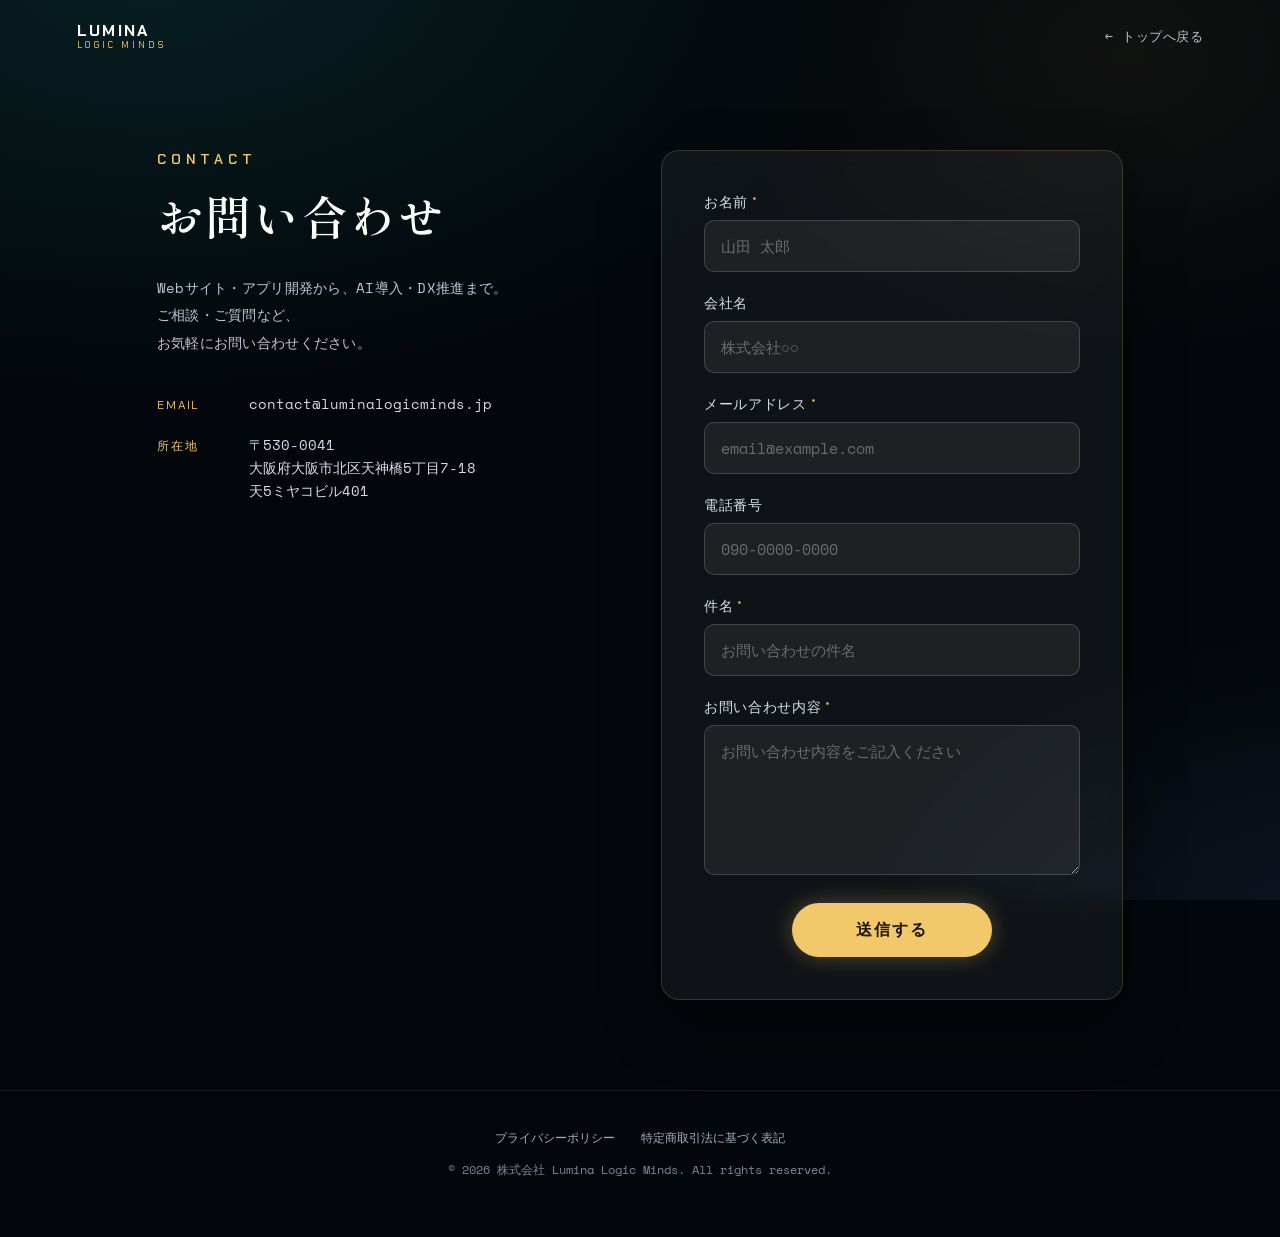
<file: contact.html>
<!DOCTYPE html>
<html lang="ja">
<head>
  <meta charset="UTF-8" />
  <meta name="viewport" content="width=device-width, initial-scale=1.0" />
  <title>お問い合わせ — Lumina Logic Minds</title>

  <meta name="description" content="株式会社 Lumina Logic Minds へのお問い合わせ。Webサイト・アプリ開発、AI導入・DX推進などのご相談・お見積りを承ります。" />
  <meta name="theme-color" content="#03070b" />

  <link rel="icon" type="image/png" href="assets/models/favicon.png" />
  <link rel="apple-touch-icon" href="assets/models/favicon.png" />

  <link rel="preconnect" href="https://fonts.googleapis.com" />
  <link rel="preconnect" href="https://fonts.gstatic.com" crossorigin />
  <link href="https://fonts.googleapis.com/css2?family=Chakra+Petch:wght@300;400;500;600;700&family=Shippori+Mincho:wght@500;600;700&family=Space+Grotesk:wght@400;500;600;700&family=Space+Mono:wght@400;700&family=Zen+Maru+Gothic:wght@500;700;900&display=swap" rel="stylesheet" />

  <link rel="stylesheet" href="css/contact.css" />
  <script src="js/back-link.js" defer></script>
  <script src="js/config.js"></script>
</head>
<body>
  <div class="bg" aria-hidden="true"></div>

  <header class="c-header">
    <a class="c-logo" href="index.html" data-back="contact">LUMINA<span>LOGIC&nbsp;MINDS</span></a>
    <a class="c-back" href="index.html" data-back="contact">← トップへ戻る</a>
  </header>

  <main class="c-main">
    <!-- Left: intro -->
    <section class="c-intro">
      <p class="c-eyebrow">CONTACT</p>
      <h1 class="c-title">お問い合わせ</h1>
      <p class="c-lead">
        Webサイト・アプリ開発から、AI導入・DX推進まで。<br />
        ご相談・ご質問など、<br />
        お気軽にお問い合わせください。
      </p>
      <dl class="c-meta">
        <div><dt>Email</dt><dd>contact@luminalogicminds.jp</dd></div>
        <div><dt>所在地</dt><dd>〒530-0041<br />大阪府大阪市北区天神橋5丁目7-18<br />天5ミヤコビル401</dd></div>
      </dl>
    </section>

    <!-- Right: form -->
    <section class="c-formwrap">
      <form class="c-form" method="post" action="#" onsubmit="handleContactForm(event)">
        <div class="c-field">
          <label for="contact_name">お名前 <span>*</span></label>
          <input type="text" id="contact_name" name="contact_name" placeholder="山田 太郎" required />
        </div>

        <div class="c-field">
          <label for="contact_company">会社名</label>
          <input type="text" id="contact_company" name="contact_company" placeholder="株式会社○○" />
        </div>

        <div class="c-field">
          <label for="contact_email">メールアドレス <span>*</span></label>
          <input type="email" id="contact_email" name="contact_email" placeholder="email@example.com" required />
        </div>

        <div class="c-field">
          <label for="contact_phone">電話番号</label>
          <input type="tel" id="contact_phone" name="contact_phone" placeholder="090-0000-0000" />
        </div>

        <div class="c-field">
          <label for="contact_subject">件名 <span>*</span></label>
          <input type="text" id="contact_subject" name="contact_subject" placeholder="お問い合わせの件名" required />
        </div>

        <div class="c-field">
          <label for="contact_message">お問い合わせ内容 <span>*</span></label>
          <textarea id="contact_message" name="contact_message" placeholder="お問い合わせ内容をご記入ください" required></textarea>
        </div>

        <button type="submit" class="c-submit"><span>送信する</span></button>
      </form>
    </section>
  </main>

  <footer class="c-footer">
    <div class="c-footer__links">
      <a href="privacy-policy.html">プライバシーポリシー</a>
      <a href="tokusho.html">特定商取引法に基づく表記</a>
    </div>
    <p>&copy; <span id="year">2025</span> 株式会社 Lumina Logic Minds. All rights reserved.</p>
  </footer>

  <script>
    // dynamic copyright year
    document.getElementById("year").textContent = new Date().getFullYear();

    // Google Apps Script endpoint (same as the existing site -> mail goes to
    // contact@luminalogicminds.jp, formatted server-side from the JSON keys below)
    const SCRIPT_URL = window.LLM_API_URL; // お問い合わせ送信先（切り替えは js/config.js）

    async function handleContactForm(event) {
      event.preventDefault();
      const t = event.target;
      const formData = {
        action: "contact", // 明示しておく（GAS 側は action で処理を振り分ける）
        name: t.contact_name.value,
        company: t.contact_company.value,
        email: t.contact_email.value,
        phone: t.contact_phone.value,
        subject: t.contact_subject.value,
        message: t.contact_message.value,
      };

      const submitBtn = t.querySelector(".c-submit");
      submitBtn.innerHTML = "<span>送信中...</span>";
      submitBtn.disabled = true;

      try {
        await fetch(SCRIPT_URL, {
          method: "POST",
          mode: "no-cors", // avoids CORS; response is opaque, so we assume success
          headers: { "Content-Type": "application/json" },
          body: JSON.stringify(formData),
        });
        setTimeout(() => {
          alert("お問い合わせありがとうございます。\n送信が完了しました。\n\n内容確認後、担当者よりご連絡させていただきます。");
          t.reset();
          submitBtn.innerHTML = "<span>送信する</span>";
          submitBtn.disabled = false;
        }, 1000);
      } catch (err) {
        console.error("送信エラー:", err);
        alert("送信に失敗しました。お手数ですが、時間をおいて再度お試しください。");
        submitBtn.innerHTML = "<span>送信する</span>";
        submitBtn.disabled = false;
      }
    }
  </script>
</body>
</html>
</file>
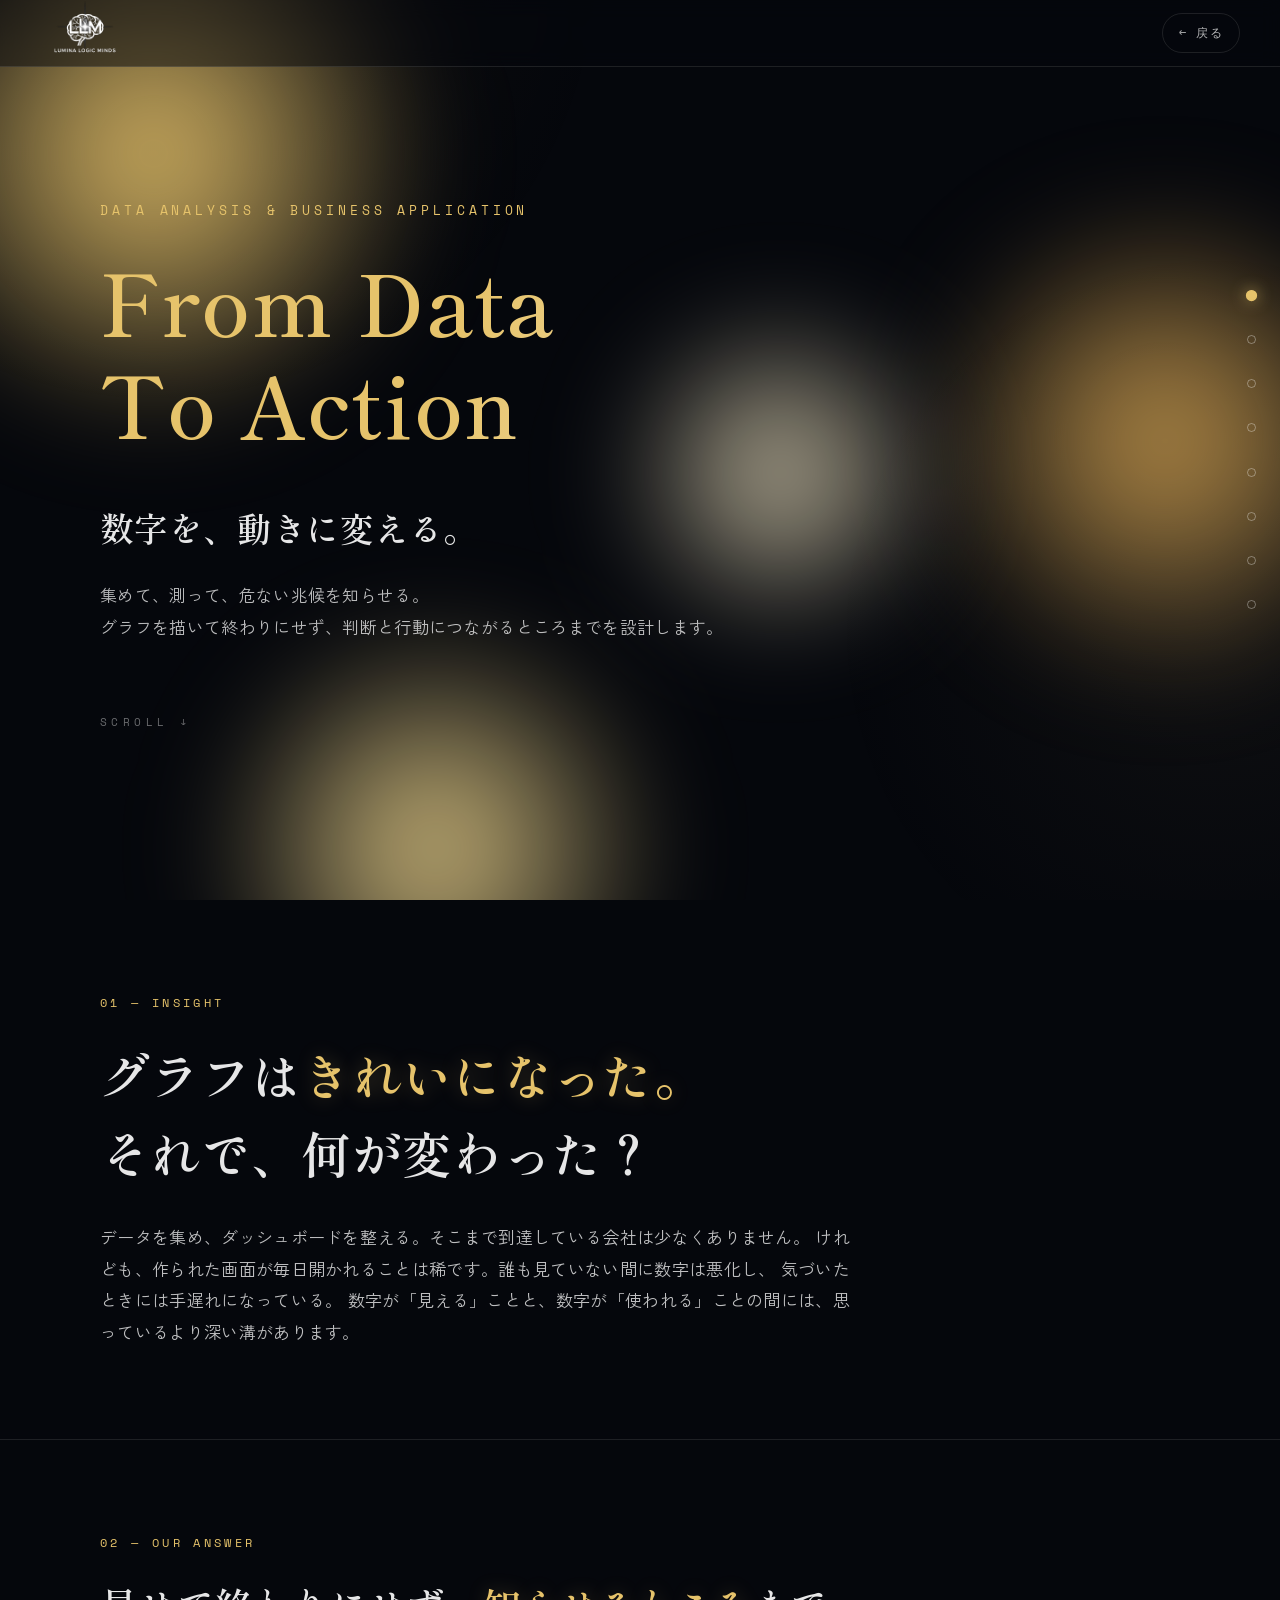
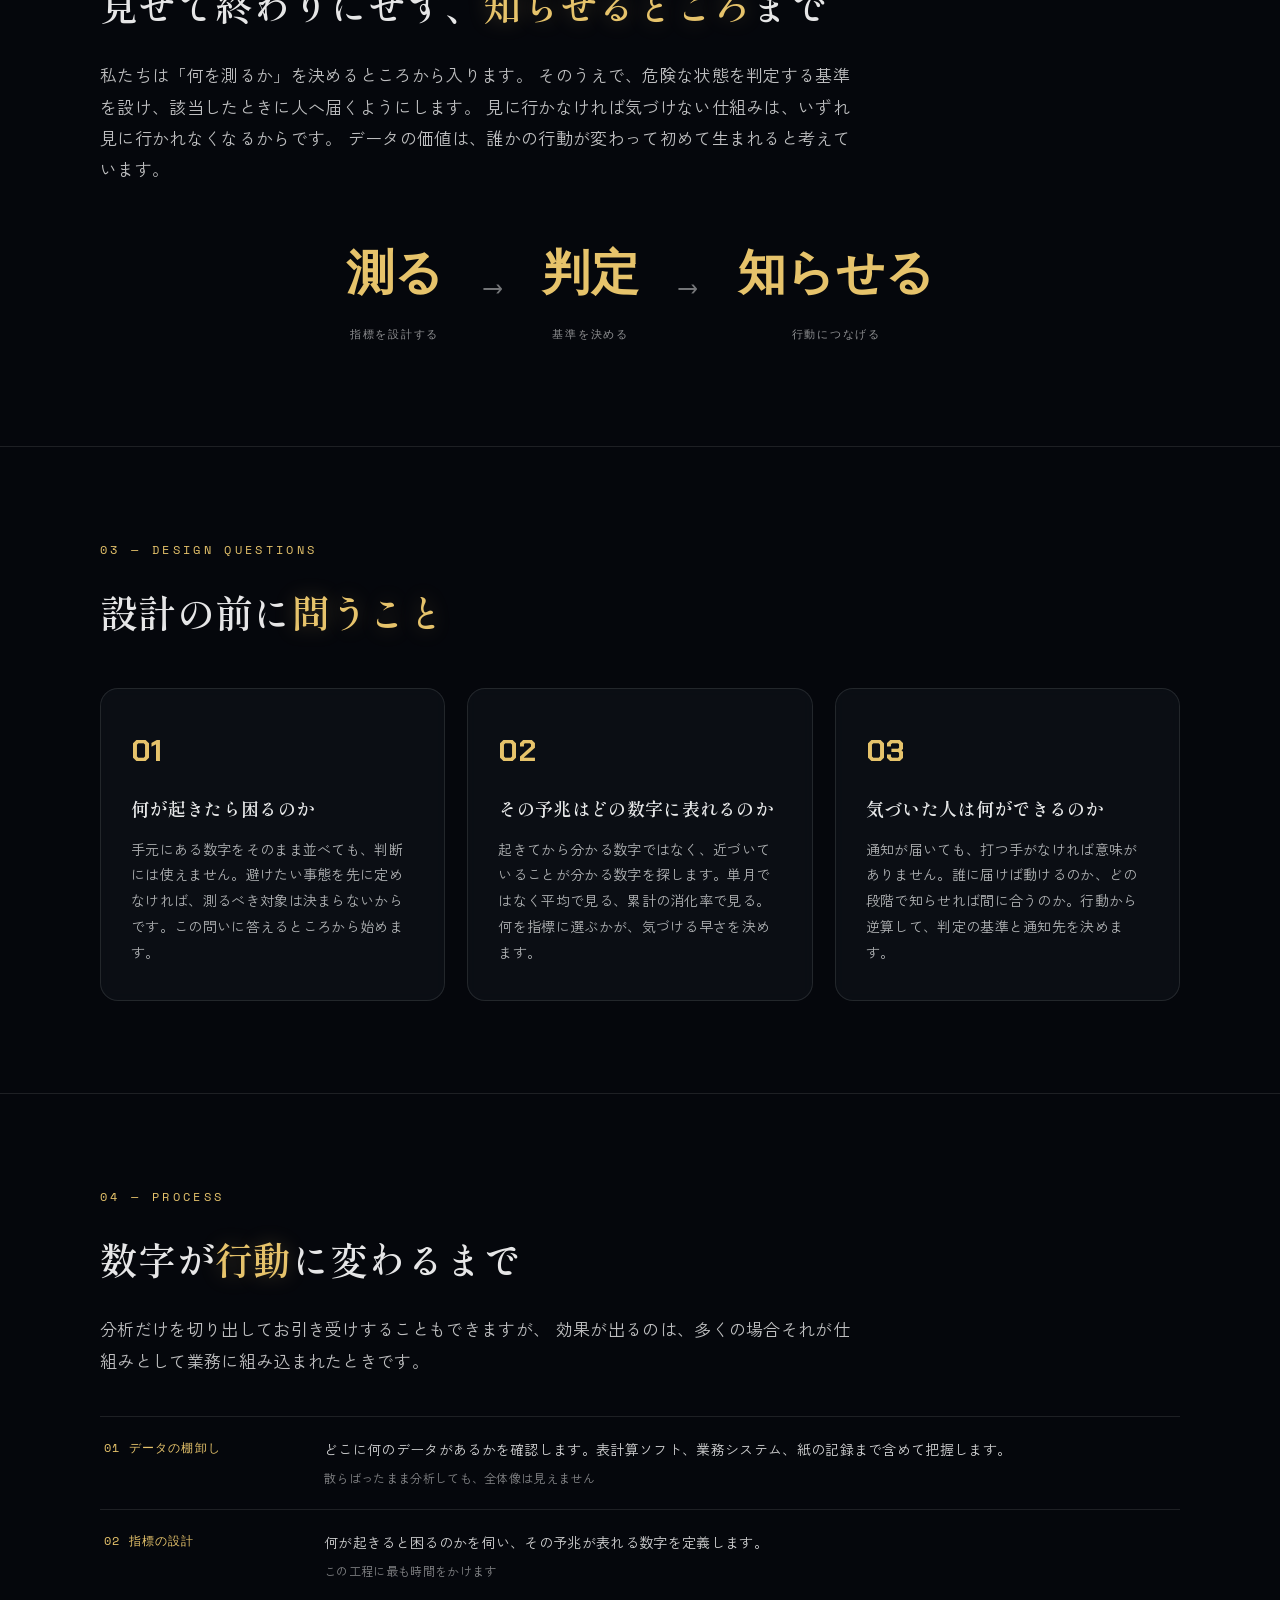
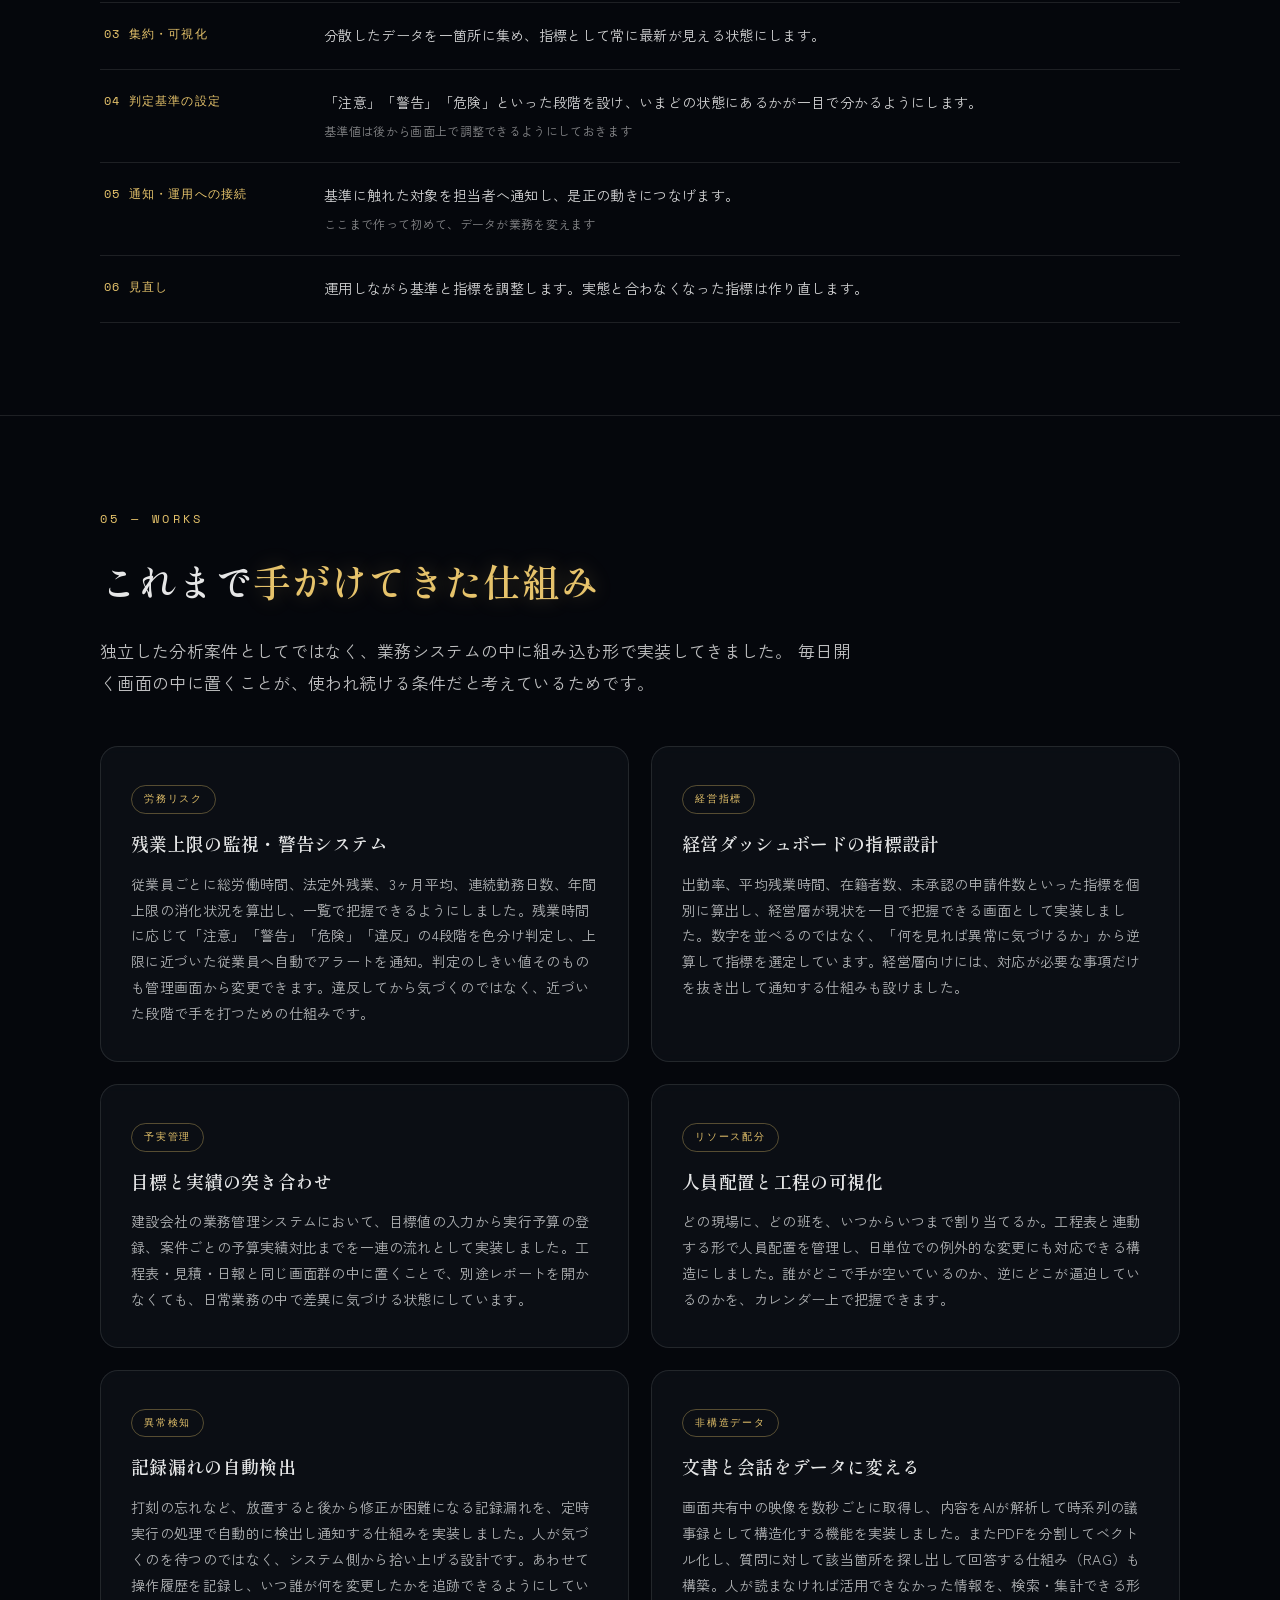
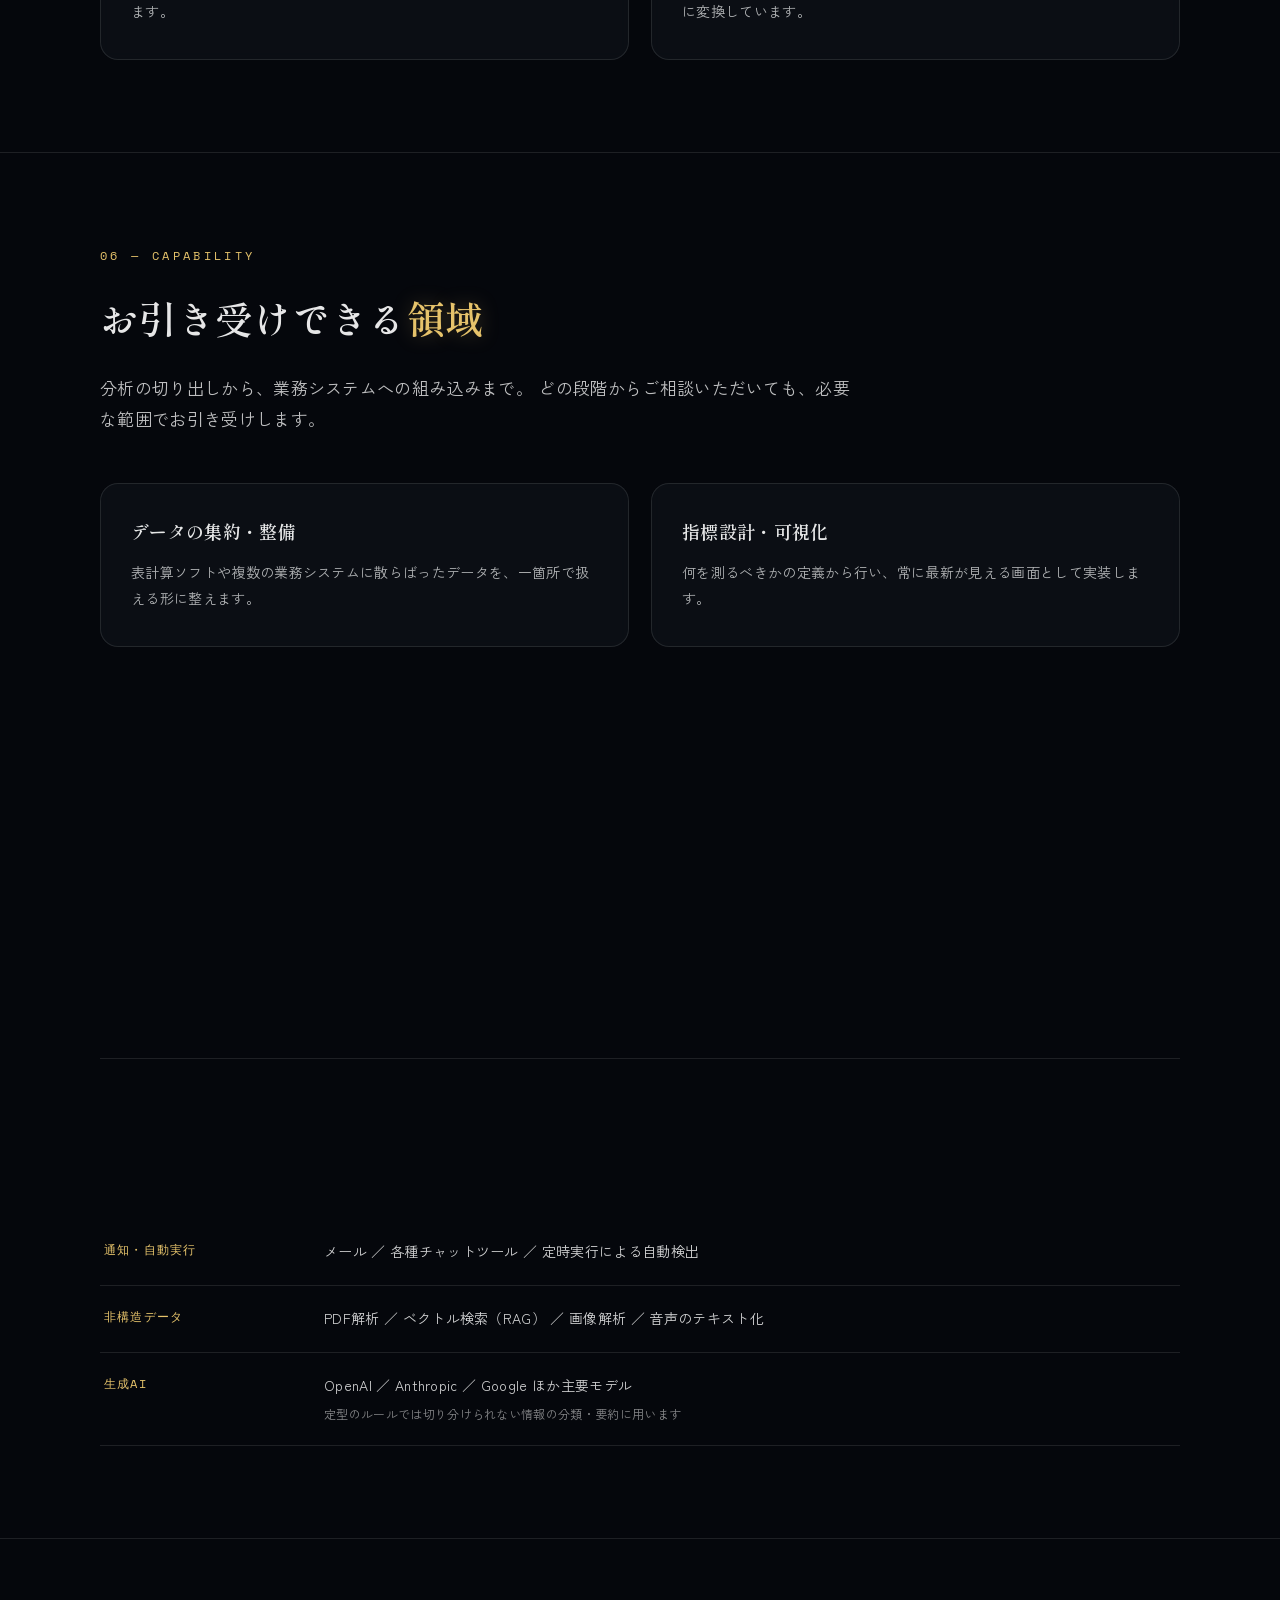
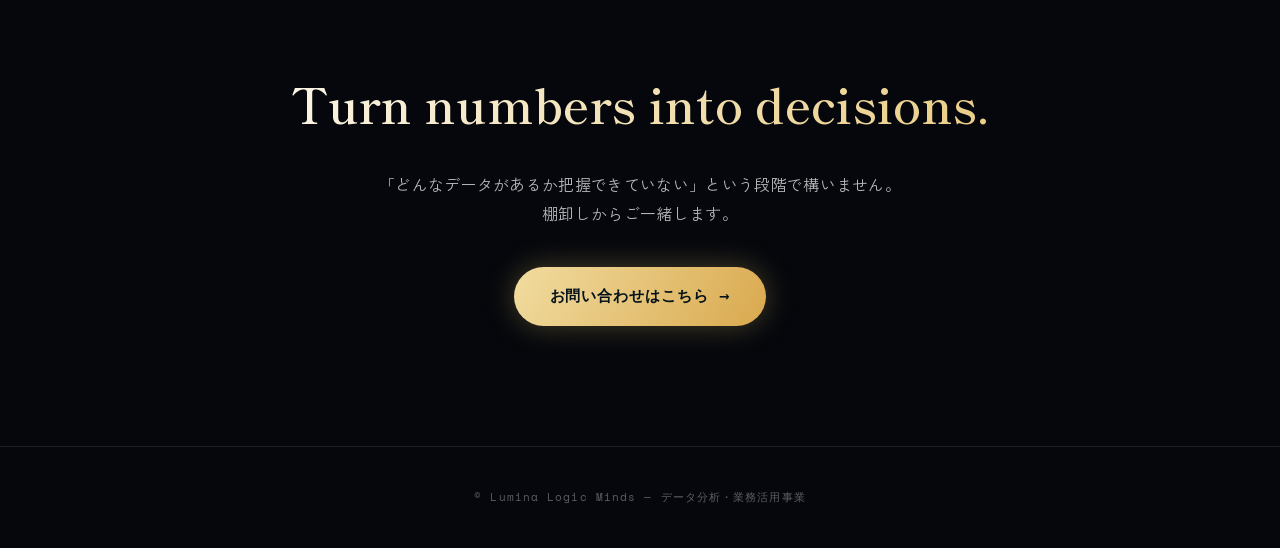
<file: data-ml.html>
<!DOCTYPE html>
<html lang="ja">
<head>
  <meta charset="UTF-8" />
  <meta name="viewport" content="width=device-width, initial-scale=1.0, viewport-fit=cover" />
  <title>データ分析・業務活用事業｜Lumina Logic Minds</title>
  <meta name="description" content="散らばったデータを集約し、測るべき指標を設計し、危険な兆候を検知して通知する。見せて終わりにしない、行動につながるデータ活用を設計します。" />
  <meta name="theme-color" content="#05070c" />

  <link rel="icon" type="image/png" href="assets/models/favicon.png" />
  <link rel="preconnect" href="https://fonts.googleapis.com" />
  <link rel="preconnect" href="https://fonts.gstatic.com" crossorigin />
  <link href="https://fonts.googleapis.com/css2?family=Chakra+Petch:wght@300;400;500;600;700&family=Shippori+Mincho:wght@500;600;700&family=Space+Grotesk:wght@400;500;600;700&family=Space+Mono:wght@400;700&family=Zen+Kaku+Gothic+New:wght@400;500;700;900&display=swap" rel="stylesheet" />

  <link rel="stylesheet" href="css/service.css" />
  <script src="js/back-link.js" defer></script>
</head>
<body>
  <div class="aurora" aria-hidden="true">
    <div class="aurora__b aurora__b1"></div>
    <div class="aurora__b aurora__b2"></div>
    <div class="aurora__b aurora__b3"></div>
    <div class="aurora__b aurora__b4"></div>
  </div>

  <div class="progress" id="progress"></div>
  <nav class="dots" id="dots" aria-label="セクションナビ"></nav>

  <nav class="topnav">
    <a class="topnav__brand" href="index.html" data-back="top"><img class="topnav__logo" src="assets/models/logo-white.png" alt="Lumina Logic Minds" /></a>
    <a class="topnav__back" href="index.html" data-back="data-ml">← 戻る</a>
  </nav>

  <!-- HERO -->
  <header class="hero" id="top" data-nav="Top">
    <div class="wrap">
      <p class="hero__eyebrow">DATA ANALYSIS &amp; BUSINESS APPLICATION</p>
      <h1 class="hero__brand">From Data<br />To Action</h1>
      <p class="hero__jp">数字を、動きに変える。</p>
      <p class="hero__sub">
        集めて、測って、危ない兆候を知らせる。<br />
        グラフを描いて終わりにせず、判断と行動につながるところまでを設計します。
      </p>
      <p class="hero__scroll">SCROLL ↓</p>
    </div>
  </header>

  <!-- 01 INSIGHT -->
  <section id="insight" data-nav="Insight">
    <div class="wrap reveal">
      <p class="eyebrow">01 — Insight</p>
      <p class="statement">
        グラフは<span class="em">きれいになった。</span><br />
        それで、何が変わった？
      </p>
      <p class="lead" style="margin-top:30px;">
        データを集め、ダッシュボードを整える。そこまで到達している会社は少なくありません。
        けれども、作られた画面が毎日開かれることは稀です。誰も見ていない間に数字は悪化し、
        気づいたときには手遅れになっている。
        数字が「見える」ことと、数字が「使われる」ことの間には、思っているより深い溝があります。
      </p>
    </div>
  </section>

  <!-- 02 OUR ANSWER -->
  <section id="answer" data-nav="Answer">
    <div class="wrap reveal">
      <p class="eyebrow">02 — Our Answer</p>
      <h2 class="section-title">見せて終わりにせず、<span class="em">知らせるところ</span>まで</h2>
      <p class="lead">
        私たちは「何を測るか」を決めるところから入ります。
        そのうえで、危険な状態を判定する基準を設け、該当したときに人へ届くようにします。
        見に行かなければ気づけない仕組みは、いずれ見に行かれなくなるからです。
        データの価値は、誰かの行動が変わって初めて生まれると考えています。
      </p>
      <div class="calc">
        <div class="calc__item"><div class="n">測る</div><div class="l">指標を設計する</div></div>
        <div class="calc__op">→</div>
        <div class="calc__item"><div class="n">判定</div><div class="l">基準を決める</div></div>
        <div class="calc__op">→</div>
        <div class="calc__item"><div class="n">知らせる</div><div class="l">行動につなげる</div></div>
      </div>
    </div>
  </section>

  <!-- 03 PRINCIPLES -->
  <section id="principles" data-nav="Principles">
    <div class="wrap reveal">
      <p class="eyebrow">03 — Design Questions</p>
      <h2 class="section-title">設計の前に<span class="em">問うこと</span></h2>
      <div class="grid grid-3">
        <div class="card">
          <div class="card__num">01</div>
          <div class="card__title">何が起きたら困るのか</div>
          <p class="card__body">手元にある数字をそのまま並べても、判断には使えません。避けたい事態を先に定めなければ、測るべき対象は決まらないからです。この問いに答えるところから始めます。</p>
        </div>
        <div class="card">
          <div class="card__num">02</div>
          <div class="card__title">その予兆はどの数字に表れるのか</div>
          <p class="card__body">起きてから分かる数字ではなく、近づいていることが分かる数字を探します。単月ではなく平均で見る、累計の消化率で見る。何を指標に選ぶかが、気づける早さを決めます。</p>
        </div>
        <div class="card">
          <div class="card__num">03</div>
          <div class="card__title">気づいた人は何ができるのか</div>
          <p class="card__body">通知が届いても、打つ手がなければ意味がありません。誰に届けば動けるのか、どの段階で知らせれば間に合うのか。行動から逆算して、判定の基準と通知先を決めます。</p>
        </div>
      </div>
    </div>
  </section>

  <!-- 04 PROCESS -->
  <section id="process" data-nav="Process">
    <div class="wrap reveal">
      <p class="eyebrow">04 — Process</p>
      <h2 class="section-title">数字が<span class="em">行動</span>に変わるまで</h2>
      <p class="lead">
        分析だけを切り出してお引き受けすることもできますが、
        効果が出るのは、多くの場合それが仕組みとして業務に組み込まれたときです。
      </p>

      <div class="specs">
        <div class="specs__row">
          <div class="specs__k">01 データの棚卸し</div>
          <div class="specs__v">どこに何のデータがあるかを確認します。表計算ソフト、業務システム、紙の記録まで含めて把握します。
            <small>散らばったまま分析しても、全体像は見えません</small></div>
        </div>
        <div class="specs__row">
          <div class="specs__k">02 指標の設計</div>
          <div class="specs__v">何が起きると困るのかを伺い、その予兆が表れる数字を定義します。
            <small>この工程に最も時間をかけます</small></div>
        </div>
        <div class="specs__row">
          <div class="specs__k">03 集約・可視化</div>
          <div class="specs__v">分散したデータを一箇所に集め、指標として常に最新が見える状態にします。</div>
        </div>
        <div class="specs__row">
          <div class="specs__k">04 判定基準の設定</div>
          <div class="specs__v">「注意」「警告」「危険」といった段階を設け、いまどの状態にあるかが一目で分かるようにします。
            <small>基準値は後から画面上で調整できるようにしておきます</small></div>
        </div>
        <div class="specs__row">
          <div class="specs__k">05 通知・運用への接続</div>
          <div class="specs__v">基準に触れた対象を担当者へ通知し、是正の動きにつなげます。
            <small>ここまで作って初めて、データが業務を変えます</small></div>
        </div>
        <div class="specs__row">
          <div class="specs__k">06 見直し</div>
          <div class="specs__v">運用しながら基準と指標を調整します。実態と合わなくなった指標は作り直します。</div>
        </div>
      </div>
    </div>
  </section>

  <!-- 05 WORKS -->
  <section id="works" data-nav="Works">
    <div class="wrap reveal">
      <p class="eyebrow">05 — Works</p>
      <h2 class="section-title">これまで<span class="em">手がけてきた仕組み</span></h2>
      <p class="lead">
        独立した分析案件としてではなく、業務システムの中に組み込む形で実装してきました。
        毎日開く画面の中に置くことが、使われ続ける条件だと考えているためです。
      </p>

      <div class="grid grid-2">
        <div class="card">
          <span class="card__tag">労務リスク</span>
          <div class="card__title">残業上限の監視・警告システム</div>
          <p class="card__body">従業員ごとに総労働時間、法定外残業、3ヶ月平均、連続勤務日数、年間上限の消化状況を算出し、一覧で把握できるようにしました。残業時間に応じて「注意」「警告」「危険」「違反」の4段階を色分け判定し、上限に近づいた従業員へ自動でアラートを通知。判定のしきい値そのものも管理画面から変更できます。違反してから気づくのではなく、近づいた段階で手を打つための仕組みです。</p>
        </div>
        <div class="card">
          <span class="card__tag">経営指標</span>
          <div class="card__title">経営ダッシュボードの指標設計</div>
          <p class="card__body">出勤率、平均残業時間、在籍者数、未承認の申請件数といった指標を個別に算出し、経営層が現状を一目で把握できる画面として実装しました。数字を並べるのではなく、「何を見れば異常に気づけるか」から逆算して指標を選定しています。経営層向けには、対応が必要な事項だけを抜き出して通知する仕組みも設けました。</p>
        </div>
        <div class="card">
          <span class="card__tag">予実管理</span>
          <div class="card__title">目標と実績の突き合わせ</div>
          <p class="card__body">建設会社の業務管理システムにおいて、目標値の入力から実行予算の登録、案件ごとの予算実績対比までを一連の流れとして実装しました。工程表・見積・日報と同じ画面群の中に置くことで、別途レポートを開かなくても、日常業務の中で差異に気づける状態にしています。</p>
        </div>
        <div class="card">
          <span class="card__tag">リソース配分</span>
          <div class="card__title">人員配置と工程の可視化</div>
          <p class="card__body">どの現場に、どの班を、いつからいつまで割り当てるか。工程表と連動する形で人員配置を管理し、日単位での例外的な変更にも対応できる構造にしました。誰がどこで手が空いているのか、逆にどこが逼迫しているのかを、カレンダー上で把握できます。</p>
        </div>
        <div class="card">
          <span class="card__tag">異常検知</span>
          <div class="card__title">記録漏れの自動検出</div>
          <p class="card__body">打刻の忘れなど、放置すると後から修正が困難になる記録漏れを、定時実行の処理で自動的に検出し通知する仕組みを実装しました。人が気づくのを待つのではなく、システム側から拾い上げる設計です。あわせて操作履歴を記録し、いつ誰が何を変更したかを追跡できるようにしています。</p>
        </div>
        <div class="card">
          <span class="card__tag">非構造データ</span>
          <div class="card__title">文書と会話をデータに変える</div>
          <p class="card__body">画面共有中の映像を数秒ごとに取得し、内容をAIが解析して時系列の議事録として構造化する機能を実装しました。またPDFを分割してベクトル化し、質問に対して該当箇所を探し出して回答する仕組み（RAG）も構築。人が読まなければ活用できなかった情報を、検索・集計できる形に変換しています。</p>
        </div>
      </div>
    </div>
  </section>

  <!-- 06 CAPABILITY -->
  <section id="capability" data-nav="Capability">
    <div class="wrap reveal">
      <p class="eyebrow">06 — Capability</p>
      <h2 class="section-title">お引き受けできる<span class="em">領域</span></h2>
      <p class="lead">
        分析の切り出しから、業務システムへの組み込みまで。
        どの段階からご相談いただいても、必要な範囲でお引き受けします。
      </p>

      <div class="grid grid-2">
        <div class="card">
          <div class="card__title">データの集約・整備</div>
          <p class="card__body">表計算ソフトや複数の業務システムに散らばったデータを、一箇所で扱える形に整えます。</p>
        </div>
        <div class="card">
          <div class="card__title">指標設計・可視化</div>
          <p class="card__body">何を測るべきかの定義から行い、常に最新が見える画面として実装します。</p>
        </div>
        <div class="card">
          <div class="card__title">リスク管理・アラート</div>
          <p class="card__body">段階的な判定基準を設け、危険な状態に近づいた対象を担当者へ通知します。基準は運用しながら調整できます。</p>
        </div>
        <div class="card">
          <div class="card__title">需要予測・傾向分析</div>
          <p class="card__body">蓄積されたデータから傾向を読み取り、必要量や変動を見積もります。在庫・人員・調達の計画にお使いいただけます。</p>
        </div>
        <div class="card">
          <div class="card__title">非構造データの構造化</div>
          <p class="card__body">文書・画像・会話といった、そのままでは集計できない情報を、扱えるデータに変換します。</p>
        </div>
        <div class="card">
          <div class="card__title">業務システムへの組み込み</div>
          <p class="card__body">分析結果を報告書で終わらせず、日々使う画面の中に機能として実装します。</p>
        </div>
      </div>

      <div class="specs">
        <div class="specs__row">
          <div class="specs__k">データ基盤</div>
          <div class="specs__v">PostgreSQL ／ MySQL ／ SQL による集計・帳票出力（PDF・CSV・Excel）</div>
        </div>
        <div class="specs__row">
          <div class="specs__k">可視化・判定</div>
          <div class="specs__v">業務システムに組み込む形での実装
            <small>専用のBIツールを別途導入せず、既存の画面の中で完結させる方針を基本としています</small></div>
        </div>
        <div class="specs__row">
          <div class="specs__k">通知・自動実行</div>
          <div class="specs__v">メール ／ 各種チャットツール ／ 定時実行による自動検出</div>
        </div>
        <div class="specs__row">
          <div class="specs__k">非構造データ</div>
          <div class="specs__v">PDF解析 ／ ベクトル検索（RAG） ／ 画像解析 ／ 音声のテキスト化</div>
        </div>
        <div class="specs__row">
          <div class="specs__k">生成AI</div>
          <div class="specs__v">OpenAI ／ Anthropic ／ Google ほか主要モデル
            <small>定型のルールでは切り分けられない情報の分類・要約に用います</small></div>
        </div>
      </div>
    </div>
  </section>

  <!-- FINAL CTA -->
  <section class="final" id="contact" data-nav="Contact">
    <div class="wrap reveal">
      <h2 class="final__h">Turn numbers into decisions.</h2>
      <p class="final__p">
        「どんなデータがあるか把握できていない」という段階で構いません。<br />
        棚卸しからご一緒します。
      </p>
      <a class="btn" href="contact.html">お問い合わせはこちら <span>→</span></a>
    </div>
  </section>

  <footer>
    <p class="small">© Lumina Logic Minds — データ分析・業務活用事業</p>
  </footer>

  <script src="js/service-page.js"></script>
</body>
</html>
</file>
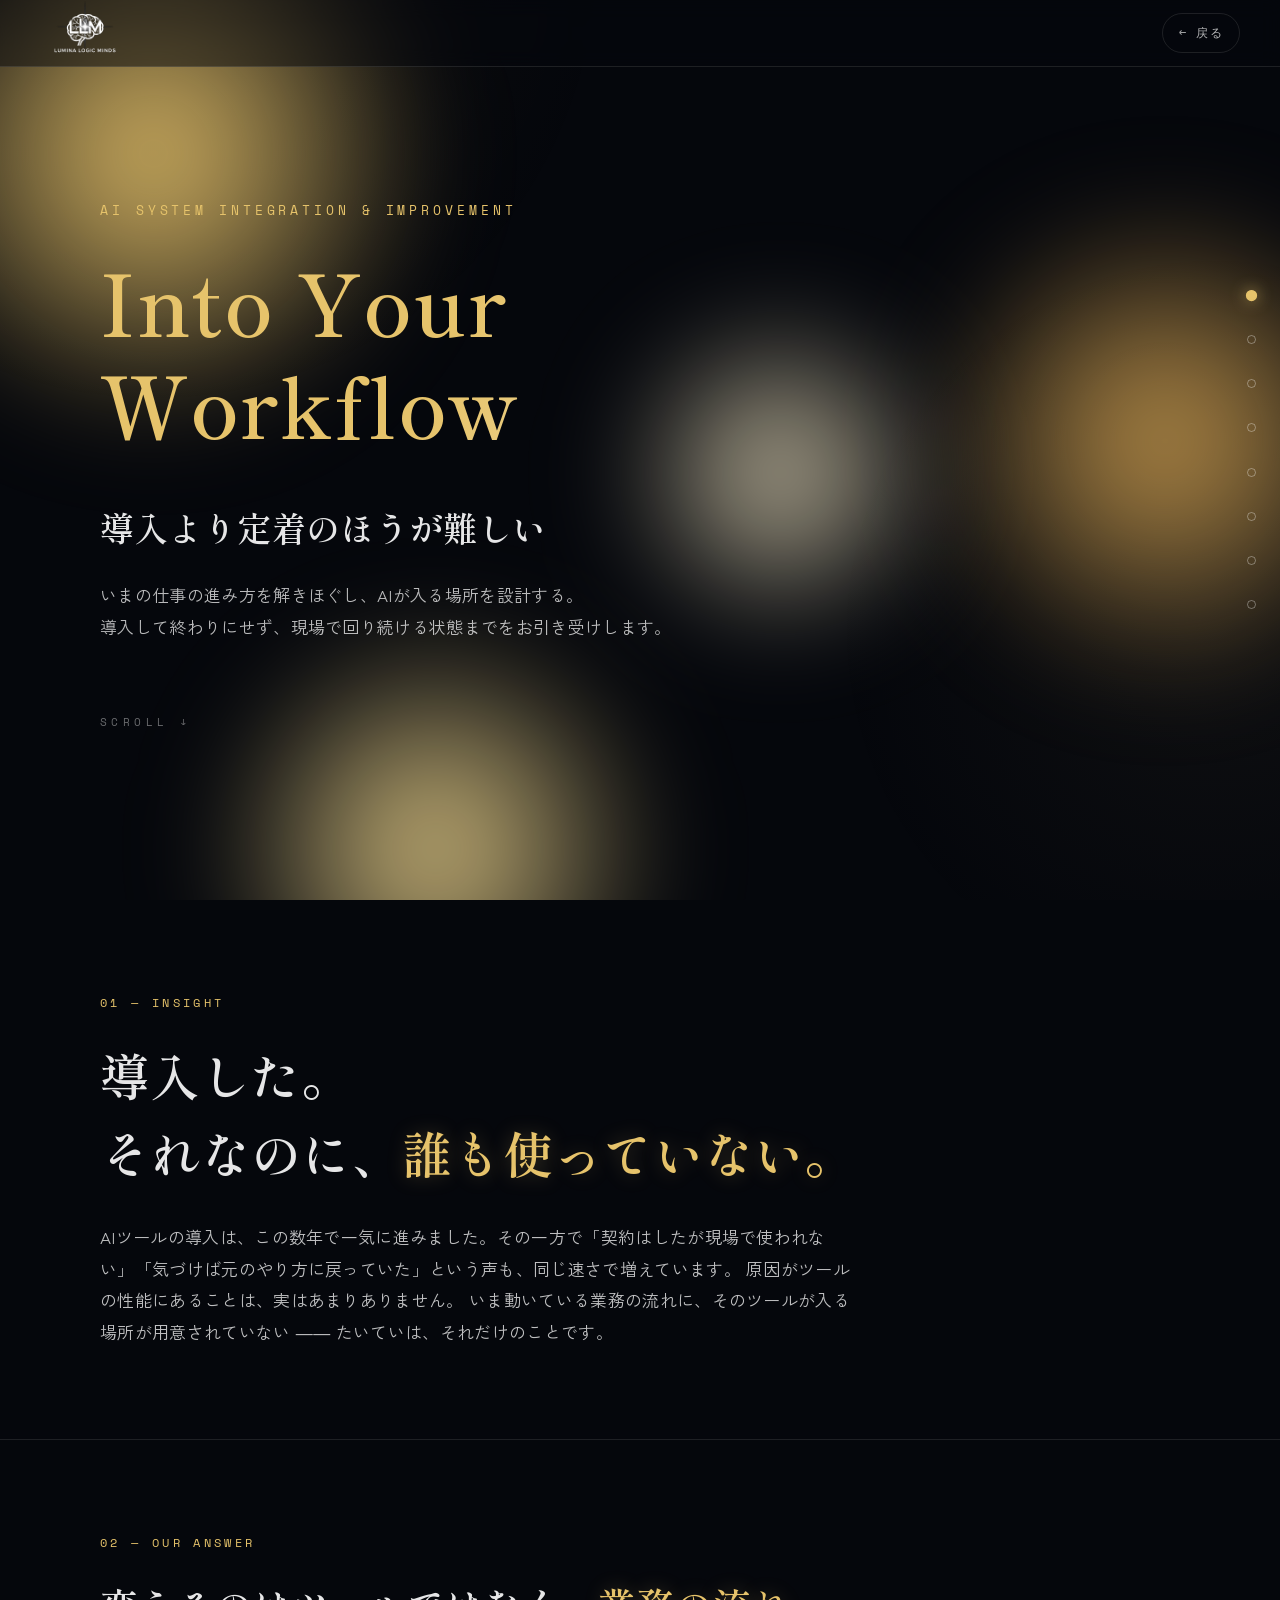
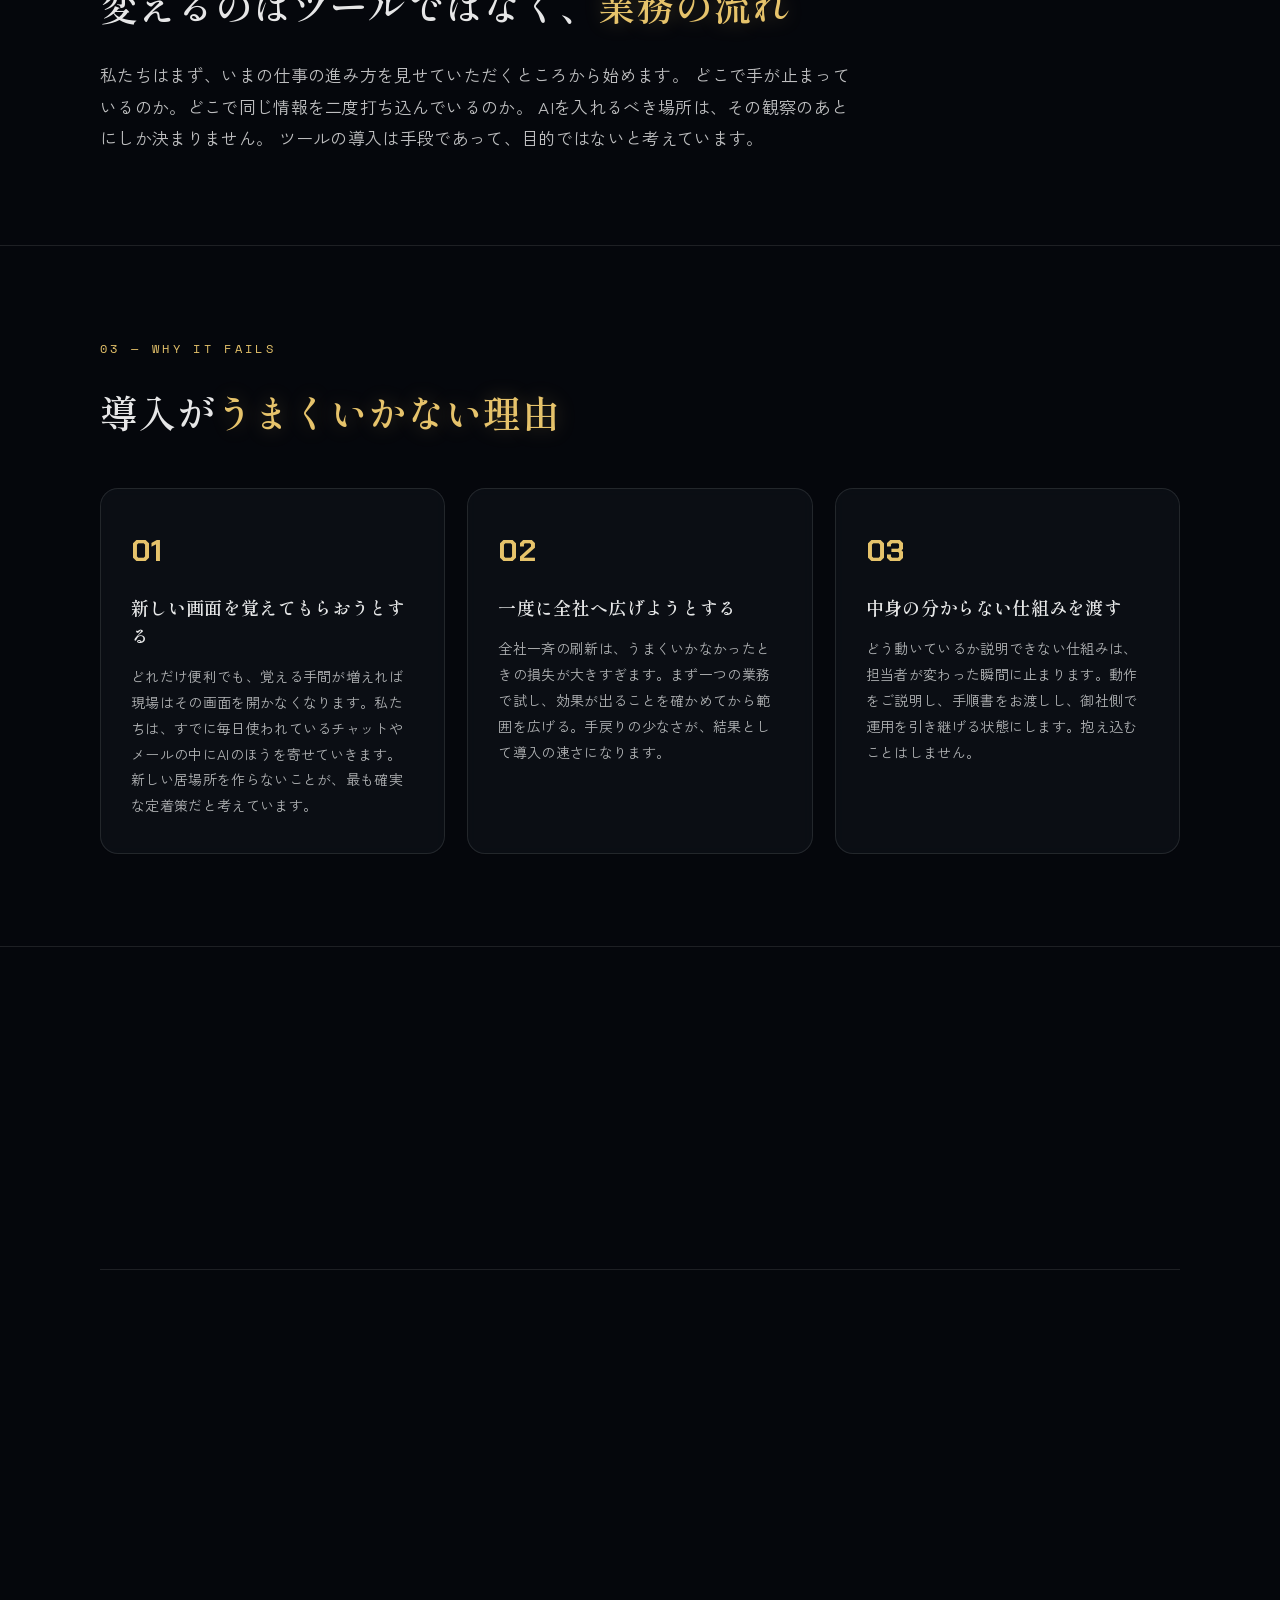
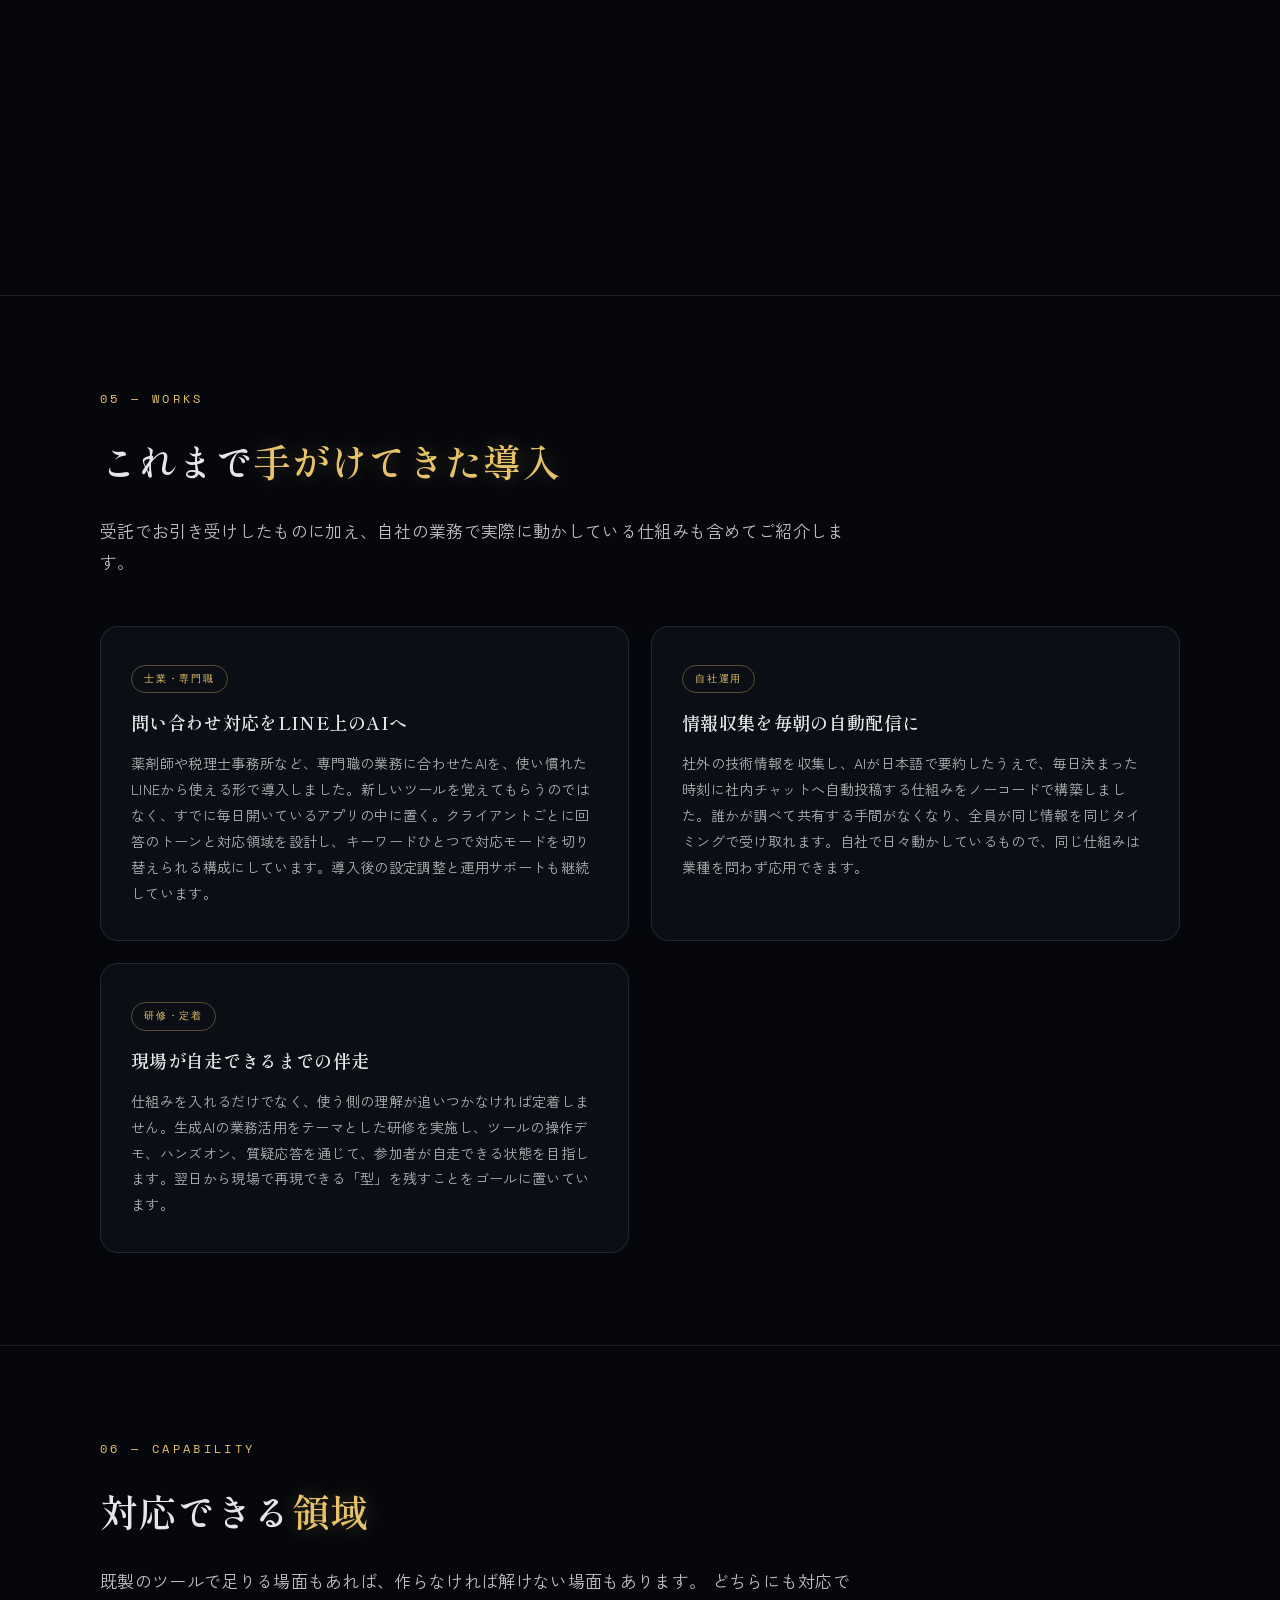
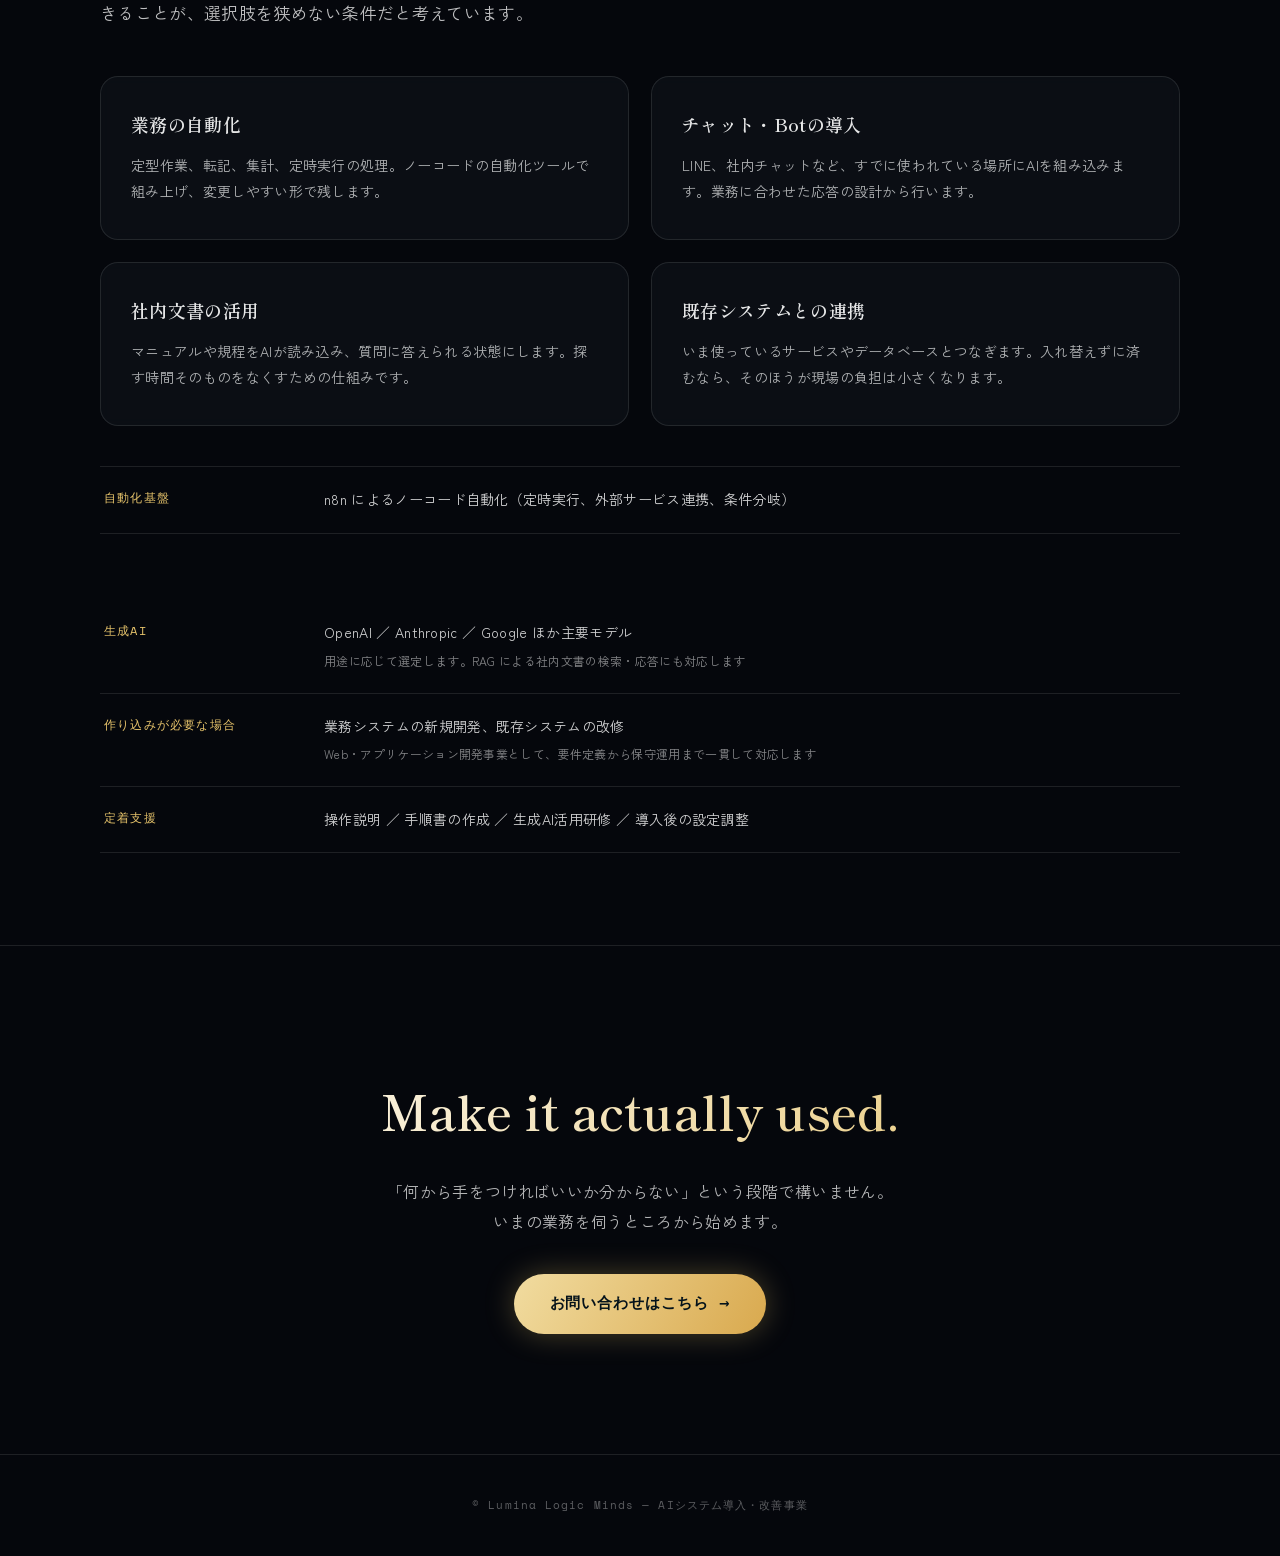
<file: dx.html>
<!DOCTYPE html>
<html lang="ja">
<head>
  <meta charset="UTF-8" />
  <meta name="viewport" content="width=device-width, initial-scale=1.0, viewport-fit=cover" />
  <title>AIシステム導入・改善事業｜Lumina Logic Minds</title>
  <meta name="description" content="業務の流れを可視化し、AIを組み込む。ツールを導入して終わりにせず、現場で使われ続ける状態までを設計します。中小企業のバックオフィス自動化からDX推進まで。" />
  <meta name="theme-color" content="#05070c" />

  <link rel="icon" type="image/png" href="assets/models/favicon.png" />
  <link rel="preconnect" href="https://fonts.googleapis.com" />
  <link rel="preconnect" href="https://fonts.gstatic.com" crossorigin />
  <link href="https://fonts.googleapis.com/css2?family=Chakra+Petch:wght@300;400;500;600;700&family=Shippori+Mincho:wght@500;600;700&family=Space+Grotesk:wght@400;500;600;700&family=Space+Mono:wght@400;700&family=Zen+Kaku+Gothic+New:wght@400;500;700;900&display=swap" rel="stylesheet" />

  <link rel="stylesheet" href="css/service.css" />
  <script src="js/back-link.js" defer></script>
</head>
<body>
  <div class="aurora" aria-hidden="true">
    <div class="aurora__b aurora__b1"></div>
    <div class="aurora__b aurora__b2"></div>
    <div class="aurora__b aurora__b3"></div>
    <div class="aurora__b aurora__b4"></div>
  </div>

  <div class="progress" id="progress"></div>
  <nav class="dots" id="dots" aria-label="セクションナビ"></nav>

  <nav class="topnav">
    <a class="topnav__brand" href="index.html" data-back="top"><img class="topnav__logo" src="assets/models/logo-white.png" alt="Lumina Logic Minds" /></a>
    <a class="topnav__back" href="index.html" data-back="dx">← 戻る</a>
  </nav>

  <!-- HERO -->
  <header class="hero" id="top" data-nav="Top">
    <div class="wrap">
      <p class="hero__eyebrow">AI SYSTEM INTEGRATION &amp; IMPROVEMENT</p>
      <h1 class="hero__brand">Into Your<br />Workflow</h1>
      <p class="hero__jp">導入より定着のほうが難しい</p>
      <p class="hero__sub">
        いまの仕事の進み方を解きほぐし、AIが入る場所を設計する。<br />
        導入して終わりにせず、現場で回り続ける状態までをお引き受けします。
      </p>
      <p class="hero__scroll">SCROLL ↓</p>
    </div>
  </header>

  <!-- 01 INSIGHT -->
  <section id="insight" data-nav="Insight">
    <div class="wrap reveal">
      <p class="eyebrow">01 — Insight</p>
      <p class="statement">
        導入した。<br />
        それなのに、<span class="em">誰も使っていない。</span>
      </p>
      <p class="lead" style="margin-top:30px;">
        AIツールの導入は、この数年で一気に進みました。その一方で「契約はしたが現場で使われない」「気づけば元のやり方に戻っていた」という声も、同じ速さで増えています。
        原因がツールの性能にあることは、実はあまりありません。
        いま動いている業務の流れに、そのツールが入る場所が用意されていない ―― たいていは、それだけのことです。
      </p>
    </div>
  </section>

  <!-- 02 OUR ANSWER -->
  <section id="answer" data-nav="Answer">
    <div class="wrap reveal">
      <p class="eyebrow">02 — Our Answer</p>
      <h2 class="section-title">変えるのはツールではなく、<span class="em">業務の流れ</span></h2>
      <p class="lead">
        私たちはまず、いまの仕事の進み方を見せていただくところから始めます。
        どこで手が止まっているのか。どこで同じ情報を二度打ち込んでいるのか。
        AIを入れるべき場所は、その観察のあとにしか決まりません。
        ツールの導入は手段であって、目的ではないと考えています。
      </p>
    </div>
  </section>

  <!-- 03 PRINCIPLES -->
  <section id="principles" data-nav="Principles">
    <div class="wrap reveal">
      <p class="eyebrow">03 — Why It Fails</p>
      <h2 class="section-title">導入が<span class="em">うまくいかない理由</span></h2>
      <div class="grid grid-3">
        <div class="card">
          <div class="card__num">01</div>
          <div class="card__title">新しい画面を覚えてもらおうとする</div>
          <p class="card__body">どれだけ便利でも、覚える手間が増えれば現場はその画面を開かなくなります。私たちは、すでに毎日使われているチャットやメールの中にAIのほうを寄せていきます。新しい居場所を作らないことが、最も確実な定着策だと考えています。</p>
        </div>
        <div class="card">
          <div class="card__num">02</div>
          <div class="card__title">一度に全社へ広げようとする</div>
          <p class="card__body">全社一斉の刷新は、うまくいかなかったときの損失が大きすぎます。まず一つの業務で試し、効果が出ることを確かめてから範囲を広げる。手戻りの少なさが、結果として導入の速さになります。</p>
        </div>
        <div class="card">
          <div class="card__num">03</div>
          <div class="card__title">中身の分からない仕組みを渡す</div>
          <p class="card__body">どう動いているか説明できない仕組みは、担当者が変わった瞬間に止まります。動作をご説明し、手順書をお渡しし、御社側で運用を引き継げる状態にします。抱え込むことはしません。</p>
        </div>
      </div>
    </div>
  </section>

  <!-- 04 PROCESS -->
  <section id="process" data-nav="Process">
    <div class="wrap reveal">
      <p class="eyebrow">04 — Process</p>
      <h2 class="section-title">まず、<span class="em">いまの業務</span>を見せてください</h2>
      <p class="lead">
        何を自動化するかを決める前に、何が起きているかを把握します。
        現場の手順を一つずつ辿ると、自動化すべき場所は自然と浮かび上がってきます。
      </p>

      <div class="specs">
        <div class="specs__row">
          <div class="specs__k">01 業務の可視化</div>
          <div class="specs__v">現在の業務の流れを、担当者の方に見せていただきながら書き出します。
            <small>思い込みで進めないための工程です。ここに時間をかけます</small></div>
        </div>
        <div class="specs__row">
          <div class="specs__k">02 課題の切り出し</div>
          <div class="specs__v">手作業の重複、転記、待ち時間を洗い出し、効果の大きい順に並べ替えます。
            <small>すべてを一度に変えようとはしません</small></div>
        </div>
        <div class="specs__row">
          <div class="specs__k">03 手段の選定</div>
          <div class="specs__v">ノーコードの自動化ツールで足りるか、既存サービスの連携で済むか、作り込みが要るかを判断します。
            <small>作らずに済むならそのほうが良い、という前提で検討します</small></div>
        </div>
        <div class="specs__row">
          <div class="specs__k">04 構築</div>
          <div class="specs__v">自動化フローの構築、既存システムとの連携、必要に応じたシステム開発を行います。
            <small>開発が必要な場合も、当社内で一貫して対応します</small></div>
        </div>
        <div class="specs__row">
          <div class="specs__k">05 定着支援</div>
          <div class="specs__v">操作説明と手順書の作成を行い、実際に使われているかを確認しながら調整します。
            <small>ここを省くと、導入した仕組みは使われないまま終わります</small></div>
        </div>
        <div class="specs__row">
          <div class="specs__k">06 保守・改善</div>
          <div class="specs__v">運用開始後の設定調整、業務の変化に合わせた見直しを継続して行います。</div>
        </div>
      </div>
    </div>
  </section>

  <!-- 05 WORKS -->
  <section id="works" data-nav="Works">
    <div class="wrap reveal">
      <p class="eyebrow">05 — Works</p>
      <h2 class="section-title">これまで<span class="em">手がけてきた導入</span></h2>
      <p class="lead">
        受託でお引き受けしたものに加え、自社の業務で実際に動かしている仕組みも含めてご紹介します。
      </p>

      <div class="grid grid-2">
        <div class="card">
          <span class="card__tag">士業・専門職</span>
          <div class="card__title">問い合わせ対応をLINE上のAIへ</div>
          <p class="card__body">薬剤師や税理士事務所など、専門職の業務に合わせたAIを、使い慣れたLINEから使える形で導入しました。新しいツールを覚えてもらうのではなく、すでに毎日開いているアプリの中に置く。クライアントごとに回答のトーンと対応領域を設計し、キーワードひとつで対応モードを切り替えられる構成にしています。導入後の設定調整と運用サポートも継続しています。</p>
        </div>
        <div class="card">
          <span class="card__tag">自社運用</span>
          <div class="card__title">情報収集を毎朝の自動配信に</div>
          <p class="card__body">社外の技術情報を収集し、AIが日本語で要約したうえで、毎日決まった時刻に社内チャットへ自動投稿する仕組みをノーコードで構築しました。誰かが調べて共有する手間がなくなり、全員が同じ情報を同じタイミングで受け取れます。自社で日々動かしているもので、同じ仕組みは業種を問わず応用できます。</p>
        </div>
        <div class="card">
          <span class="card__tag">研修・定着</span>
          <div class="card__title">現場が自走できるまでの伴走</div>
          <p class="card__body">仕組みを入れるだけでなく、使う側の理解が追いつかなければ定着しません。生成AIの業務活用をテーマとした研修を実施し、ツールの操作デモ、ハンズオン、質疑応答を通じて、参加者が自走できる状態を目指します。翌日から現場で再現できる「型」を残すことをゴールに置いています。</p>
        </div>
      </div>
    </div>
  </section>

  <!-- 06 CAPABILITY -->
  <section id="capability" data-nav="Capability">
    <div class="wrap reveal">
      <p class="eyebrow">06 — Capability</p>
      <h2 class="section-title">対応できる<span class="em">領域</span></h2>
      <p class="lead">
        既製のツールで足りる場面もあれば、作らなければ解けない場面もあります。
        どちらにも対応できることが、選択肢を狭めない条件だと考えています。
      </p>

      <div class="grid grid-2">
        <div class="card">
          <div class="card__title">業務の自動化</div>
          <p class="card__body">定型作業、転記、集計、定時実行の処理。ノーコードの自動化ツールで組み上げ、変更しやすい形で残します。</p>
        </div>
        <div class="card">
          <div class="card__title">チャット・Botの導入</div>
          <p class="card__body">LINE、社内チャットなど、すでに使われている場所にAIを組み込みます。業務に合わせた応答の設計から行います。</p>
        </div>
        <div class="card">
          <div class="card__title">社内文書の活用</div>
          <p class="card__body">マニュアルや規程をAIが読み込み、質問に答えられる状態にします。探す時間そのものをなくすための仕組みです。</p>
        </div>
        <div class="card">
          <div class="card__title">既存システムとの連携</div>
          <p class="card__body">いま使っているサービスやデータベースとつなぎます。入れ替えずに済むなら、そのほうが現場の負担は小さくなります。</p>
        </div>
      </div>

      <div class="specs">
        <div class="specs__row">
          <div class="specs__k">自動化基盤</div>
          <div class="specs__v">n8n によるノーコード自動化（定時実行、外部サービス連携、条件分岐）</div>
        </div>
        <div class="specs__row">
          <div class="specs__k">チャット連携</div>
          <div class="specs__v">LINE ／ Google Chat ／ その他の社内チャットツール</div>
        </div>
        <div class="specs__row">
          <div class="specs__k">生成AI</div>
          <div class="specs__v">OpenAI ／ Anthropic ／ Google ほか主要モデル
            <small>用途に応じて選定します。RAG による社内文書の検索・応答にも対応します</small></div>
        </div>
        <div class="specs__row">
          <div class="specs__k">作り込みが必要な場合</div>
          <div class="specs__v">業務システムの新規開発、既存システムの改修
            <small>Web・アプリケーション開発事業として、要件定義から保守運用まで一貫して対応します</small></div>
        </div>
        <div class="specs__row">
          <div class="specs__k">定着支援</div>
          <div class="specs__v">操作説明 ／ 手順書の作成 ／ 生成AI活用研修 ／ 導入後の設定調整</div>
        </div>
      </div>
    </div>
  </section>

  <!-- FINAL CTA -->
  <section class="final" id="contact" data-nav="Contact">
    <div class="wrap reveal">
      <h2 class="final__h">Make it actually used.</h2>
      <p class="final__p">
        「何から手をつければいいか分からない」という段階で構いません。<br />
        いまの業務を伺うところから始めます。
      </p>
      <a class="btn" href="contact.html">お問い合わせはこちら <span>→</span></a>
    </div>
  </section>

  <footer>
    <p class="small">© Lumina Logic Minds — AIシステム導入・改善事業</p>
  </footer>

  <script src="js/service-page.js"></script>
</body>
</html>
</file>
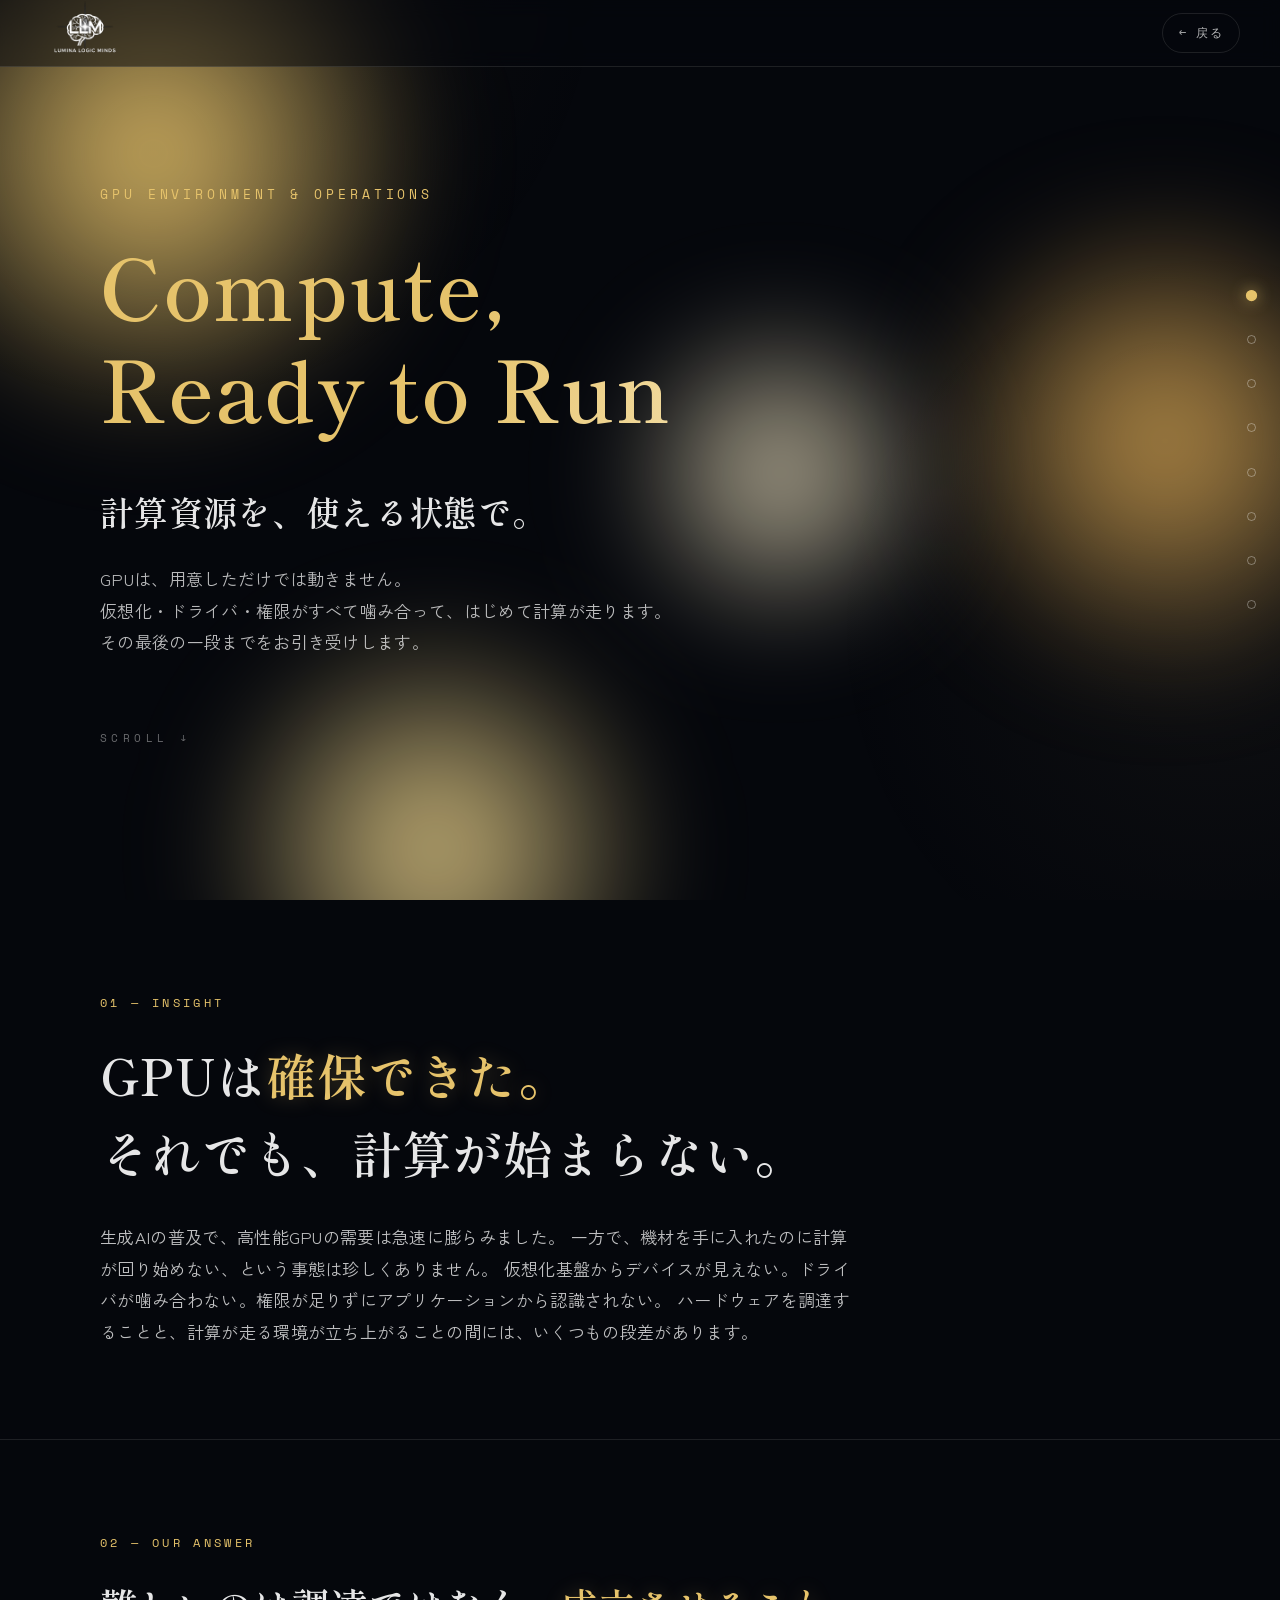
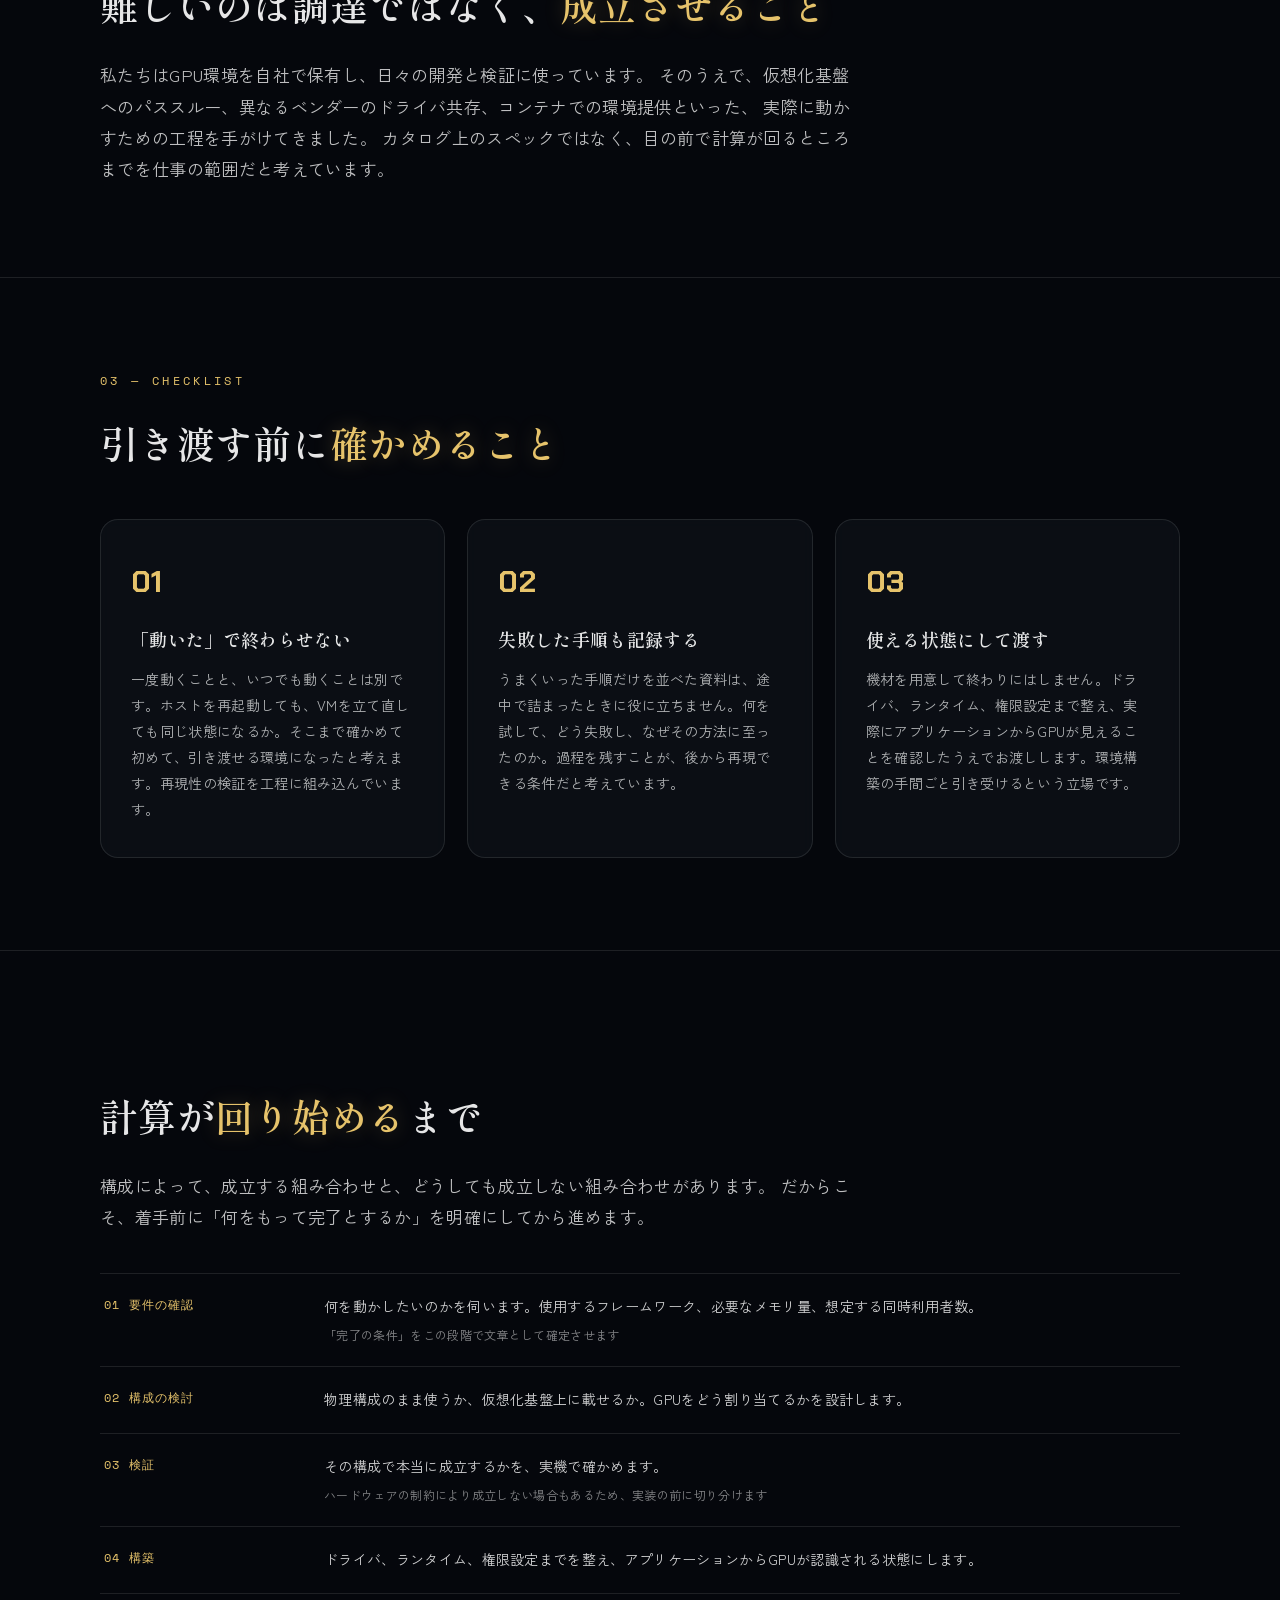
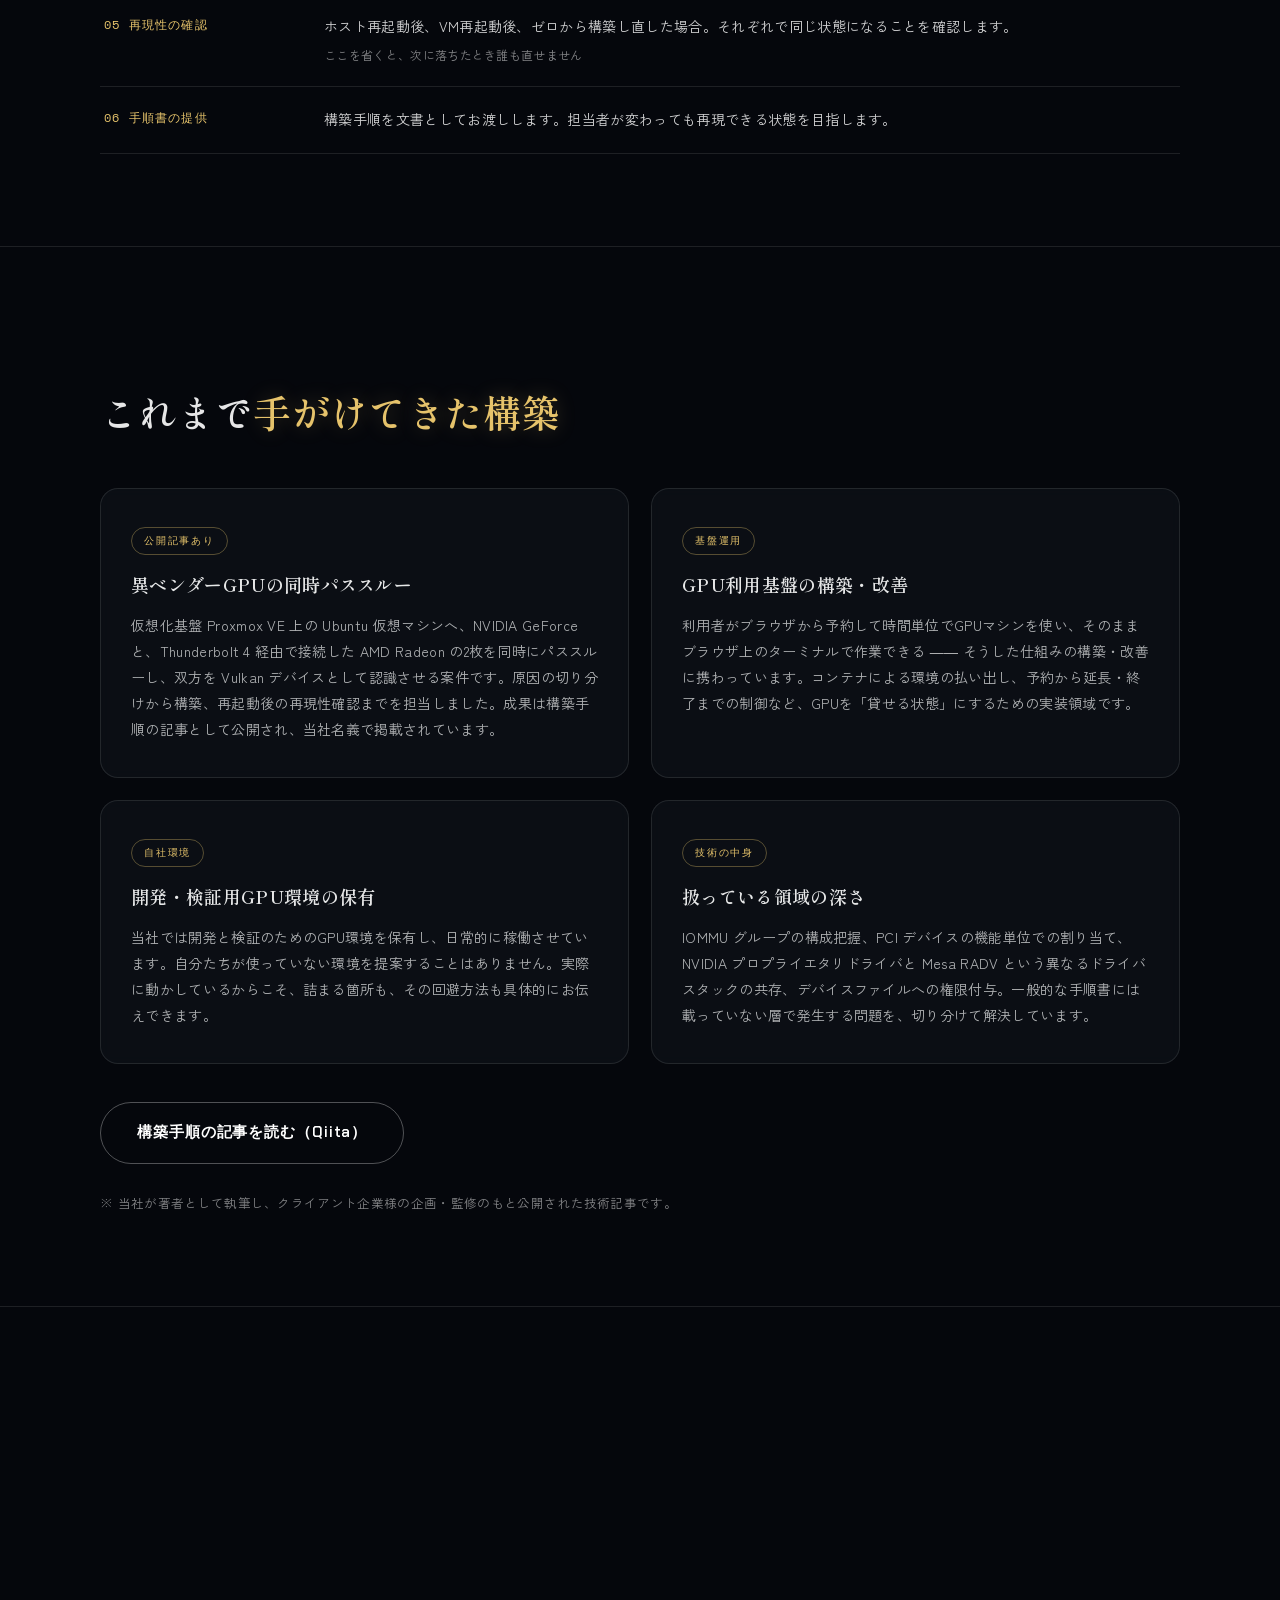
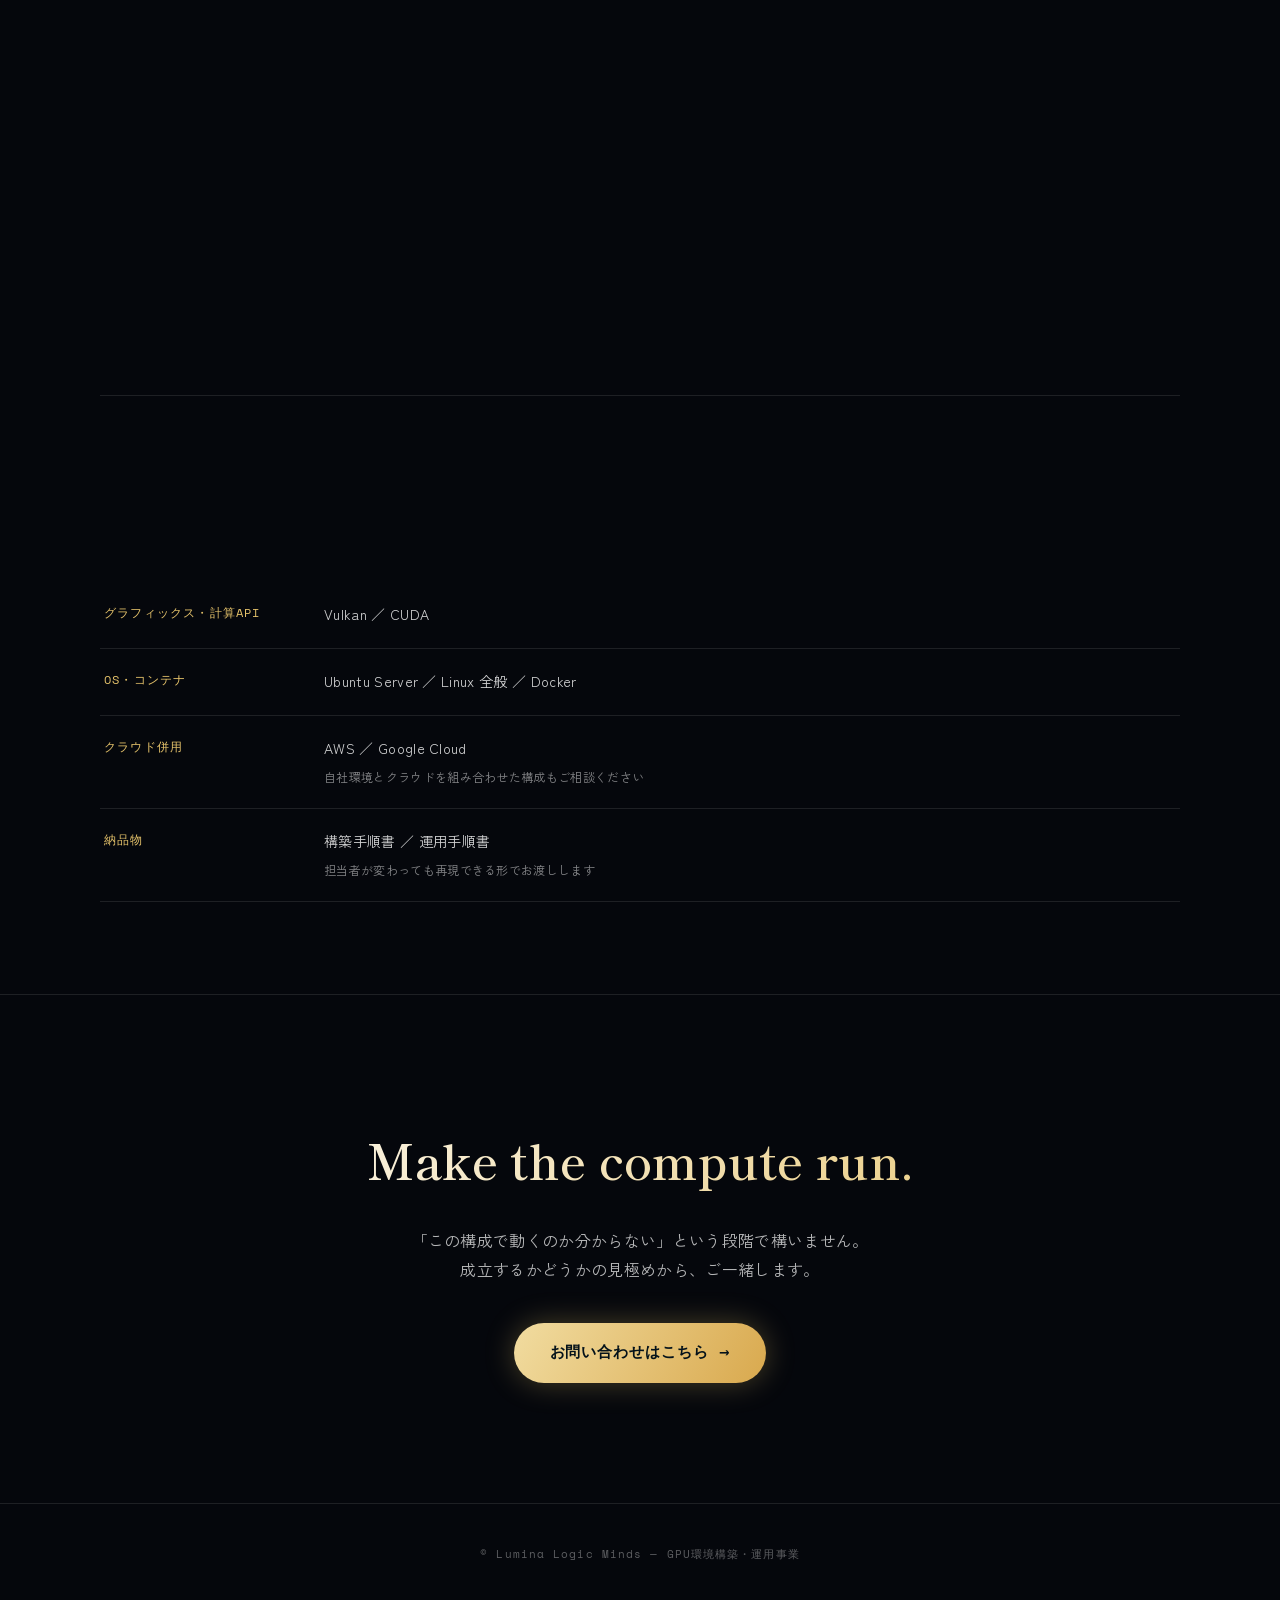
<file: gpu.html>
<!DOCTYPE html>
<html lang="ja">
<head>
  <meta charset="UTF-8" />
  <meta name="viewport" content="width=device-width, initial-scale=1.0, viewport-fit=cover" />
  <title>GPU環境構築・運用事業｜Lumina Logic Minds</title>
  <meta name="description" content="仮想化基盤へのGPUパススルー、ドライバ環境の構築、コンテナでの提供まで。機材を用意するだけでは動かないGPU環境を、実際に計算が回る状態にしてお渡しします。" />
  <meta name="theme-color" content="#05070c" />

  <link rel="icon" type="image/png" href="assets/models/favicon.png" />
  <link rel="preconnect" href="https://fonts.googleapis.com" />
  <link rel="preconnect" href="https://fonts.gstatic.com" crossorigin />
  <link href="https://fonts.googleapis.com/css2?family=Chakra+Petch:wght@300;400;500;600;700&family=Shippori+Mincho:wght@500;600;700&family=Space+Grotesk:wght@400;500;600;700&family=Space+Mono:wght@400;700&family=Zen+Kaku+Gothic+New:wght@400;500;700;900&display=swap" rel="stylesheet" />

  <link rel="stylesheet" href="css/service.css" />
  <script src="js/back-link.js" defer></script>
</head>
<body>
  <div class="aurora" aria-hidden="true">
    <div class="aurora__b aurora__b1"></div>
    <div class="aurora__b aurora__b2"></div>
    <div class="aurora__b aurora__b3"></div>
    <div class="aurora__b aurora__b4"></div>
  </div>

  <div class="progress" id="progress"></div>
  <nav class="dots" id="dots" aria-label="セクションナビ"></nav>

  <nav class="topnav">
    <a class="topnav__brand" href="index.html" data-back="top"><img class="topnav__logo" src="assets/models/logo-white.png" alt="Lumina Logic Minds" /></a>
    <a class="topnav__back" href="index.html" data-back="gpu">← 戻る</a>
  </nav>

  <!-- HERO -->
  <header class="hero" id="top" data-nav="Top">
    <div class="wrap">
      <p class="hero__eyebrow">GPU ENVIRONMENT &amp; OPERATIONS</p>
      <h1 class="hero__brand">Compute,<br />Ready to Run</h1>
      <p class="hero__jp">計算資源を、使える状態で。</p>
      <p class="hero__sub">
        GPUは、用意しただけでは動きません。<br />
        仮想化・ドライバ・権限がすべて噛み合って、はじめて計算が走ります。<br />
        その最後の一段までをお引き受けします。
      </p>
      <p class="hero__scroll">SCROLL ↓</p>
    </div>
  </header>

  <!-- 01 INSIGHT -->
  <section id="insight" data-nav="Insight">
    <div class="wrap reveal">
      <p class="eyebrow">01 — Insight</p>
      <p class="statement">
        GPUは<span class="em">確保できた。</span><br />
        それでも、計算が始まらない。
      </p>
      <p class="lead" style="margin-top:30px;">
        生成AIの普及で、高性能GPUの需要は急速に膨らみました。
        一方で、機材を手に入れたのに計算が回り始めない、という事態は珍しくありません。
        仮想化基盤からデバイスが見えない。ドライバが噛み合わない。権限が足りずにアプリケーションから認識されない。
        ハードウェアを調達することと、計算が走る環境が立ち上がることの間には、いくつもの段差があります。
      </p>
    </div>
  </section>

  <!-- 02 OUR ANSWER -->
  <section id="answer" data-nav="Answer">
    <div class="wrap reveal">
      <p class="eyebrow">02 — Our Answer</p>
      <h2 class="section-title">難しいのは調達ではなく、<span class="em">成立させること</span></h2>
      <p class="lead">
        私たちはGPU環境を自社で保有し、日々の開発と検証に使っています。
        そのうえで、仮想化基盤へのパススルー、異なるベンダーのドライバ共存、コンテナでの環境提供といった、
        実際に動かすための工程を手がけてきました。
        カタログ上のスペックではなく、目の前で計算が回るところまでを仕事の範囲だと考えています。
      </p>
    </div>
  </section>

  <!-- 03 PRINCIPLES -->
  <section id="principles" data-nav="Principles">
    <div class="wrap reveal">
      <p class="eyebrow">03 — Checklist</p>
      <h2 class="section-title">引き渡す前に<span class="em">確かめること</span></h2>
      <div class="grid grid-3">
        <div class="card">
          <div class="card__num">01</div>
          <div class="card__title">「動いた」で終わらせない</div>
          <p class="card__body">一度動くことと、いつでも動くことは別です。ホストを再起動しても、VMを立て直しても同じ状態になるか。そこまで確かめて初めて、引き渡せる環境になったと考えます。再現性の検証を工程に組み込んでいます。</p>
        </div>
        <div class="card">
          <div class="card__num">02</div>
          <div class="card__title">失敗した手順も記録する</div>
          <p class="card__body">うまくいった手順だけを並べた資料は、途中で詰まったときに役に立ちません。何を試して、どう失敗し、なぜその方法に至ったのか。過程を残すことが、後から再現できる条件だと考えています。</p>
        </div>
        <div class="card">
          <div class="card__num">03</div>
          <div class="card__title">使える状態にして渡す</div>
          <p class="card__body">機材を用意して終わりにはしません。ドライバ、ランタイム、権限設定まで整え、実際にアプリケーションからGPUが見えることを確認したうえでお渡しします。環境構築の手間ごと引き受けるという立場です。</p>
        </div>
      </div>
    </div>
  </section>

  <!-- 04 PROCESS -->
  <section id="process" data-nav="Process">
    <div class="wrap reveal">
      <p class="eyebrow">04 — Process</p>
      <h2 class="section-title">計算が<span class="em">回り始める</span>まで</h2>
      <p class="lead">
        構成によって、成立する組み合わせと、どうしても成立しない組み合わせがあります。
        だからこそ、着手前に「何をもって完了とするか」を明確にしてから進めます。
      </p>

      <div class="specs">
        <div class="specs__row">
          <div class="specs__k">01 要件の確認</div>
          <div class="specs__v">何を動かしたいのかを伺います。使用するフレームワーク、必要なメモリ量、想定する同時利用者数。
            <small>「完了の条件」をこの段階で文章として確定させます</small></div>
        </div>
        <div class="specs__row">
          <div class="specs__k">02 構成の検討</div>
          <div class="specs__v">物理構成のまま使うか、仮想化基盤上に載せるか。GPUをどう割り当てるかを設計します。</div>
        </div>
        <div class="specs__row">
          <div class="specs__k">03 検証</div>
          <div class="specs__v">その構成で本当に成立するかを、実機で確かめます。
            <small>ハードウェアの制約により成立しない場合もあるため、実装の前に切り分けます</small></div>
        </div>
        <div class="specs__row">
          <div class="specs__k">04 構築</div>
          <div class="specs__v">ドライバ、ランタイム、権限設定までを整え、アプリケーションからGPUが認識される状態にします。</div>
        </div>
        <div class="specs__row">
          <div class="specs__k">05 再現性の確認</div>
          <div class="specs__v">ホスト再起動後、VM再起動後、ゼロから構築し直した場合。それぞれで同じ状態になることを確認します。
            <small>ここを省くと、次に落ちたとき誰も直せません</small></div>
        </div>
        <div class="specs__row">
          <div class="specs__k">06 手順書の提供</div>
          <div class="specs__v">構築手順を文書としてお渡しします。担当者が変わっても再現できる状態を目指します。</div>
        </div>
      </div>
    </div>
  </section>

  <!-- 05 WORKS -->
  <section id="works" data-nav="Works">
    <div class="wrap reveal">
      <p class="eyebrow">05 — Works</p>
      <h2 class="section-title">これまで<span class="em">手がけてきた構築</span></h2>

      <div class="grid grid-2">
        <div class="card">
          <span class="card__tag">公開記事あり</span>
          <div class="card__title">異ベンダーGPUの同時パススルー</div>
          <p class="card__body">仮想化基盤 Proxmox VE 上の Ubuntu 仮想マシンへ、NVIDIA GeForce と、Thunderbolt 4 経由で接続した AMD Radeon の2枚を同時にパススルーし、双方を Vulkan デバイスとして認識させる案件です。原因の切り分けから構築、再起動後の再現性確認までを担当しました。成果は構築手順の記事として公開され、当社名義で掲載されています。</p>
        </div>
        <div class="card">
          <span class="card__tag">基盤運用</span>
          <div class="card__title">GPU利用基盤の構築・改善</div>
          <p class="card__body">利用者がブラウザから予約して時間単位でGPUマシンを使い、そのままブラウザ上のターミナルで作業できる ―― そうした仕組みの構築・改善に携わっています。コンテナによる環境の払い出し、予約から延長・終了までの制御など、GPUを「貸せる状態」にするための実装領域です。</p>
        </div>
        <div class="card">
          <span class="card__tag">自社環境</span>
          <div class="card__title">開発・検証用GPU環境の保有</div>
          <p class="card__body">当社では開発と検証のためのGPU環境を保有し、日常的に稼働させています。自分たちが使っていない環境を提案することはありません。実際に動かしているからこそ、詰まる箇所も、その回避方法も具体的にお伝えできます。</p>
        </div>
        <div class="card">
          <span class="card__tag">技術の中身</span>
          <div class="card__title">扱っている領域の深さ</div>
          <p class="card__body">IOMMU グループの構成把握、PCI デバイスの機能単位での割り当て、NVIDIA プロプライエタリドライバと Mesa RADV という異なるドライバスタックの共存、デバイスファイルへの権限付与。一般的な手順書には載っていない層で発生する問題を、切り分けて解決しています。</p>
        </div>
      </div>

      <!-- 先方がクレジットとサイトURLの併記に同意のうえ公開された記事。
           6ヶ月の公開継続が条件のため、リンク切れになっていないか時々確認すること。 -->
      <div style="margin-top:38px;">
        <a class="btn btn--ghost" href="https://qiita.com/hiro-matsumoto/items/5b88d9316b166cbbbacc" target="_blank" rel="noopener noreferrer">構築手順の記事を読む（Qiita）</a>
      </div>
      <p class="note">※ 当社が著者として執筆し、クライアント企業様の企画・監修のもと公開された技術記事です。</p>
    </div>
  </section>

  <!-- 06 CAPABILITY -->
  <section id="capability" data-nav="Capability">
    <div class="wrap reveal">
      <p class="eyebrow">06 — Capability</p>
      <h2 class="section-title">お引き受けできる<span class="em">領域</span></h2>
      <p class="lead">
        機材の相談から、環境の構築、その後の運用まで。
        どの段階からでもご相談いただけます。
      </p>

      <div class="grid grid-2">
        <div class="card">
          <div class="card__title">GPUパススルー・仮想化</div>
          <p class="card__body">仮想化基盤上の仮想マシンへGPUを割り当てます。複数枚、異なるベンダーの組み合わせにも対応します。</p>
        </div>
        <div class="card">
          <div class="card__title">ドライバ・実行環境の構築</div>
          <p class="card__body">GPUドライバ、CUDA や Vulkan などのランタイム、権限設定まで整え、動作を確認してお渡しします。</p>
        </div>
        <div class="card">
          <div class="card__title">コンテナでの環境提供</div>
          <p class="card__body">利用者ごとに独立した環境をコンテナで払い出す構成に対応します。</p>
        </div>
        <div class="card">
          <div class="card__title">利用基盤の開発</div>
          <p class="card__body">予約、時間管理、ブラウザからの接続といった、GPUを利用者に届けるための仕組みそのものを開発します。</p>
        </div>
      </div>

      <div class="specs">
        <div class="specs__row">
          <div class="specs__k">仮想化基盤</div>
          <div class="specs__v">Proxmox VE ／ KVM
            <small>IOMMU・VFIO を用いたデバイスの割り当てに対応します</small></div>
        </div>
        <div class="specs__row">
          <div class="specs__k">GPU・ドライバ</div>
          <div class="specs__v">NVIDIA（プロプライエタリドライバ） ／ AMD（amdgpu・Mesa RADV） ／ Intel 内蔵GPU
            <small>異なるベンダーのドライバを同一環境で共存させる構成にも対応します</small></div>
        </div>
        <div class="specs__row">
          <div class="specs__k">グラフィックス・計算API</div>
          <div class="specs__v">Vulkan ／ CUDA</div>
        </div>
        <div class="specs__row">
          <div class="specs__k">OS・コンテナ</div>
          <div class="specs__v">Ubuntu Server ／ Linux 全般 ／ Docker</div>
        </div>
        <div class="specs__row">
          <div class="specs__k">クラウド併用</div>
          <div class="specs__v">AWS ／ Google Cloud
            <small>自社環境とクラウドを組み合わせた構成もご相談ください</small></div>
        </div>
        <div class="specs__row">
          <div class="specs__k">納品物</div>
          <div class="specs__v">構築手順書 ／ 運用手順書
            <small>担当者が変わっても再現できる形でお渡しします</small></div>
        </div>
      </div>
    </div>
  </section>

  <!-- FINAL CTA -->
  <section class="final" id="contact" data-nav="Contact">
    <div class="wrap reveal">
      <h2 class="final__h">Make the compute run.</h2>
      <p class="final__p">
        「この構成で動くのか分からない」という段階で構いません。<br />
        成立するかどうかの見極めから、ご一緒します。
      </p>
      <a class="btn" href="contact.html">お問い合わせはこちら <span>→</span></a>
    </div>
  </section>

  <footer>
    <p class="small">© Lumina Logic Minds — GPU環境構築・運用事業</p>
  </footer>

  <script src="js/service-page.js"></script>
</body>
</html>
</file>
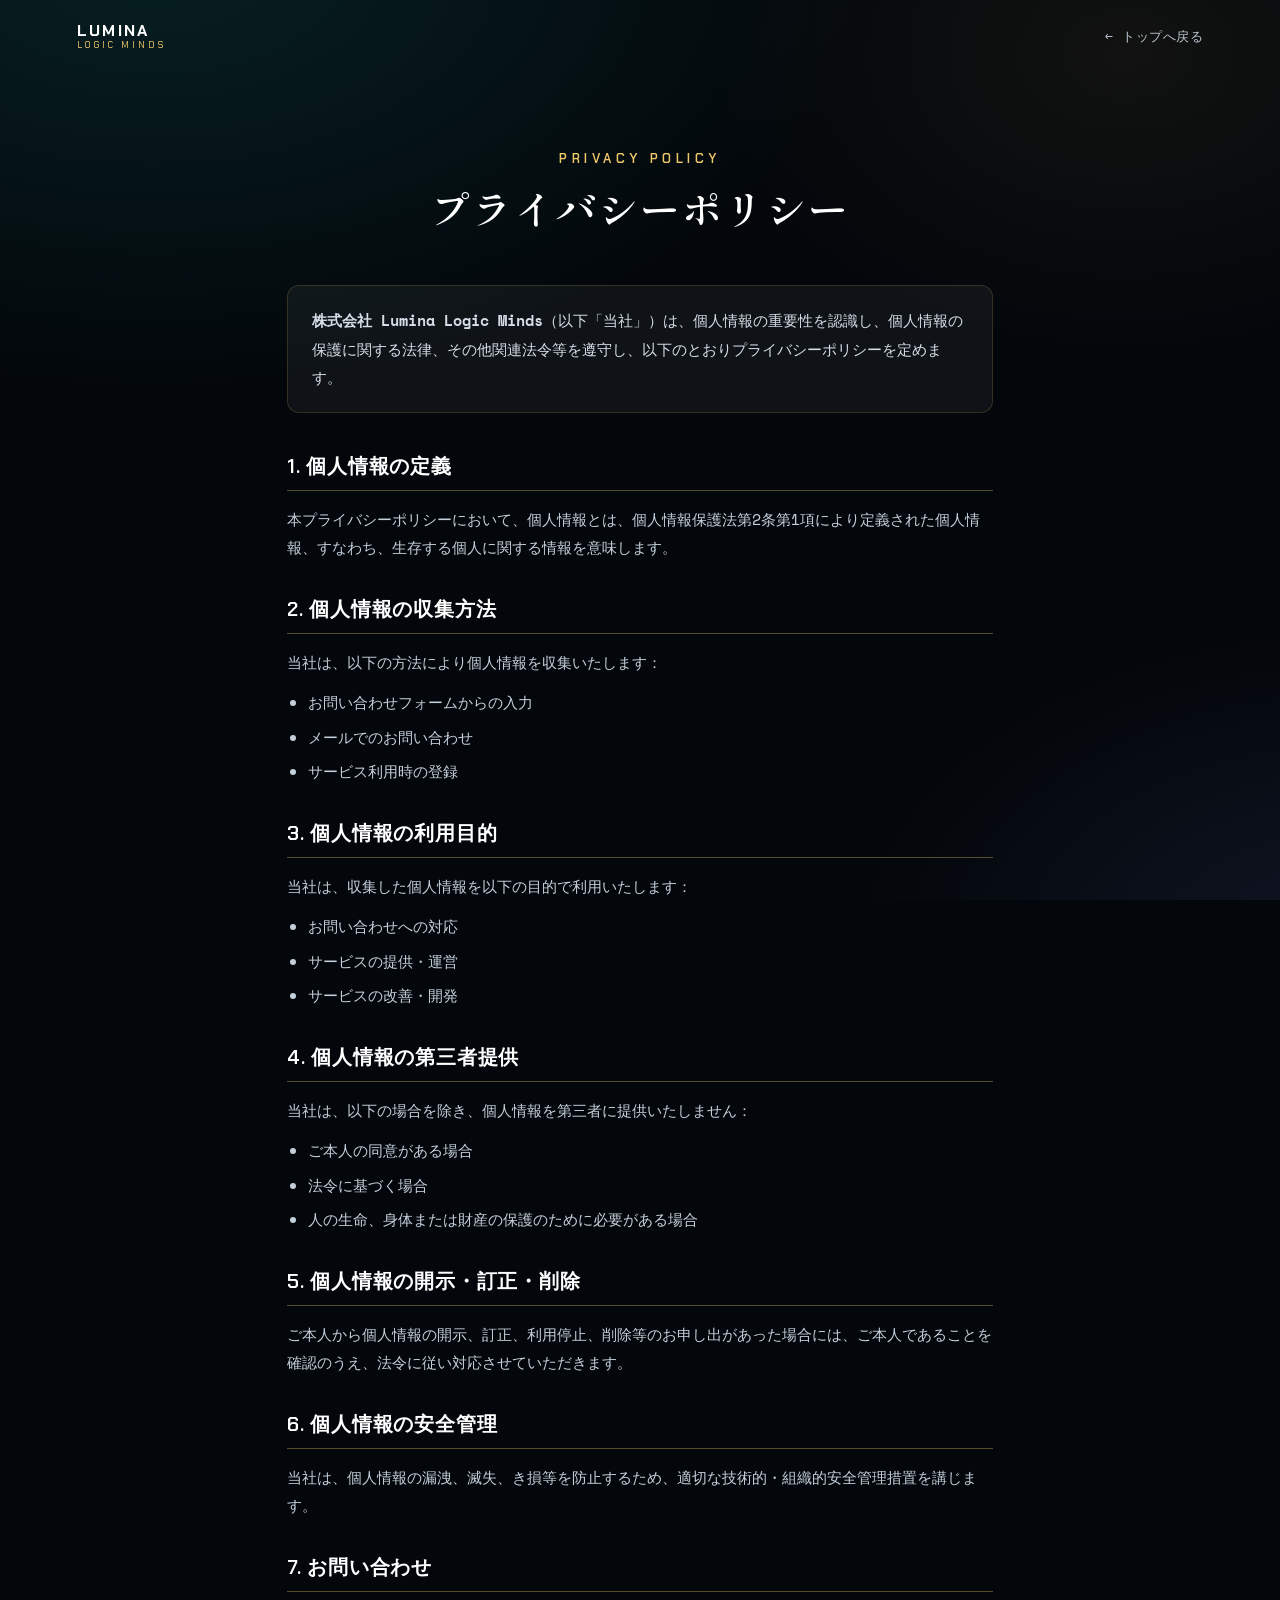
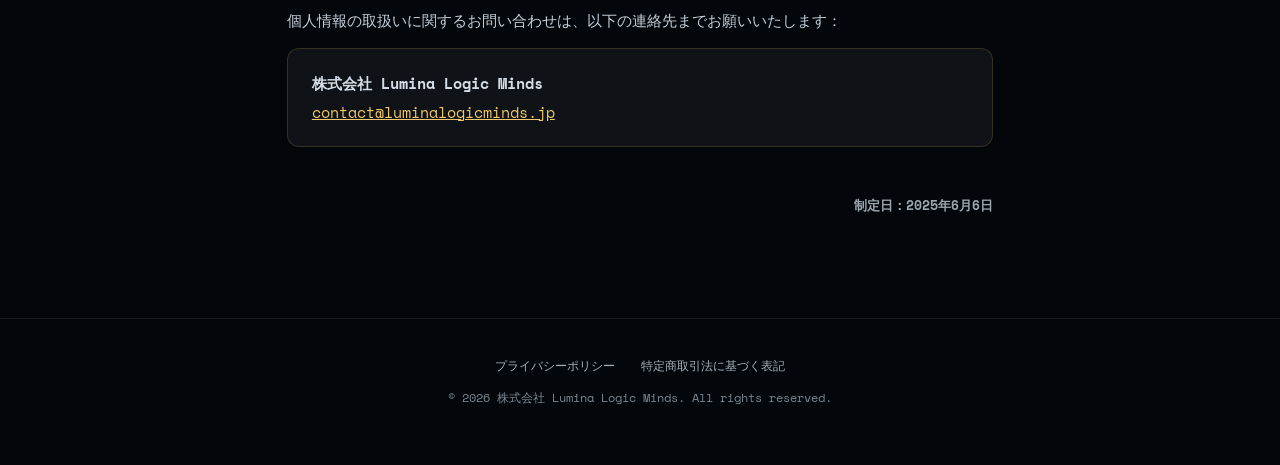
<file: privacy-policy.html>
<!DOCTYPE html>
<html lang="ja">
<head>
  <meta charset="UTF-8" />
  <meta name="viewport" content="width=device-width, initial-scale=1.0" />
  <title>プライバシーポリシー — Lumina Logic Minds</title>

  <meta name="description" content="株式会社 Lumina Logic Minds のプライバシーポリシー" />
  <meta name="theme-color" content="#03070b" />

  <link rel="icon" type="image/png" href="assets/models/favicon.png" />
  <link rel="apple-touch-icon" href="assets/models/favicon.png" />

  <link rel="preconnect" href="https://fonts.googleapis.com" />
  <link rel="preconnect" href="https://fonts.gstatic.com" crossorigin />
  <link href="https://fonts.googleapis.com/css2?family=Chakra+Petch:wght@300;400;500;600;700&family=Shippori+Mincho:wght@500;600;700&family=Space+Grotesk:wght@400;500;600;700&family=Space+Mono:wght@400;700&family=Zen+Maru+Gothic:wght@500;700;900&display=swap" rel="stylesheet" />

  <link rel="stylesheet" href="css/contact.css" />
  <link rel="stylesheet" href="css/legal.css" />
  <script src="js/back-link.js" defer></script>
</head>
<body>
  <div class="bg" aria-hidden="true"></div>

  <header class="c-header">
    <a class="c-logo" href="index.html" data-back="legal">LUMINA<span>LOGIC&nbsp;MINDS</span></a>
    <a class="c-back" href="index.html" data-back="legal">← トップへ戻る</a>
  </header>

  <main class="legal-main">
    <p class="legal-eyebrow">Privacy Policy</p>
    <h1 class="legal-title">プライバシーポリシー</h1>

    <div class="legal-intro">
      <strong>株式会社 Lumina Logic Minds</strong>（以下「当社」）は、個人情報の重要性を認識し、個人情報の保護に関する法律、その他関連法令等を遵守し、以下のとおりプライバシーポリシーを定めます。
    </div>

    <section class="legal-section">
      <h2>1. 個人情報の定義</h2>
      <p>本プライバシーポリシーにおいて、個人情報とは、個人情報保護法第2条第1項により定義された個人情報、すなわち、生存する個人に関する情報を意味します。</p>
    </section>

    <section class="legal-section">
      <h2>2. 個人情報の収集方法</h2>
      <p>当社は、以下の方法により個人情報を収集いたします：</p>
      <ul>
        <li>お問い合わせフォームからの入力</li>
        <li>メールでのお問い合わせ</li>
        <li>サービス利用時の登録</li>
      </ul>
    </section>

    <section class="legal-section">
      <h2>3. 個人情報の利用目的</h2>
      <p>当社は、収集した個人情報を以下の目的で利用いたします：</p>
      <ul>
        <li>お問い合わせへの対応</li>
        <li>サービスの提供・運営</li>
        <li>サービスの改善・開発</li>
      </ul>
    </section>

    <section class="legal-section">
      <h2>4. 個人情報の第三者提供</h2>
      <p>当社は、以下の場合を除き、個人情報を第三者に提供いたしません：</p>
      <ul>
        <li>ご本人の同意がある場合</li>
        <li>法令に基づく場合</li>
        <li>人の生命、身体または財産の保護のために必要がある場合</li>
      </ul>
    </section>

    <section class="legal-section">
      <h2>5. 個人情報の開示・訂正・削除</h2>
      <p>ご本人から個人情報の開示、訂正、利用停止、削除等のお申し出があった場合には、ご本人であることを確認のうえ、法令に従い対応させていただきます。</p>
    </section>

    <section class="legal-section">
      <h2>6. 個人情報の安全管理</h2>
      <p>当社は、個人情報の漏洩、滅失、き損等を防止するため、適切な技術的・組織的安全管理措置を講じます。</p>
    </section>

    <section class="legal-section">
      <h2>7. お問い合わせ</h2>
      <p>個人情報の取扱いに関するお問い合わせは、以下の連絡先までお願いいたします：</p>
      <div class="legal-contactbox">
        <strong>株式会社 Lumina Logic Minds</strong><br />
        <a href="mailto:contact@luminalogicminds.jp">contact@luminalogicminds.jp</a>
      </div>
    </section>

    <p class="legal-date"><strong>制定日：2025年6月6日</strong></p>
  </main>

  <footer class="c-footer">
    <div class="c-footer__links">
      <a href="privacy-policy.html">プライバシーポリシー</a>
      <a href="tokusho.html">特定商取引法に基づく表記</a>
    </div>
    <p>&copy; <span id="year">2025</span> 株式会社 Lumina Logic Minds. All rights reserved.</p>
  </footer>

  <script>
    document.getElementById("year").textContent = new Date().getFullYear();
  </script>
</body>
</html>
</file>
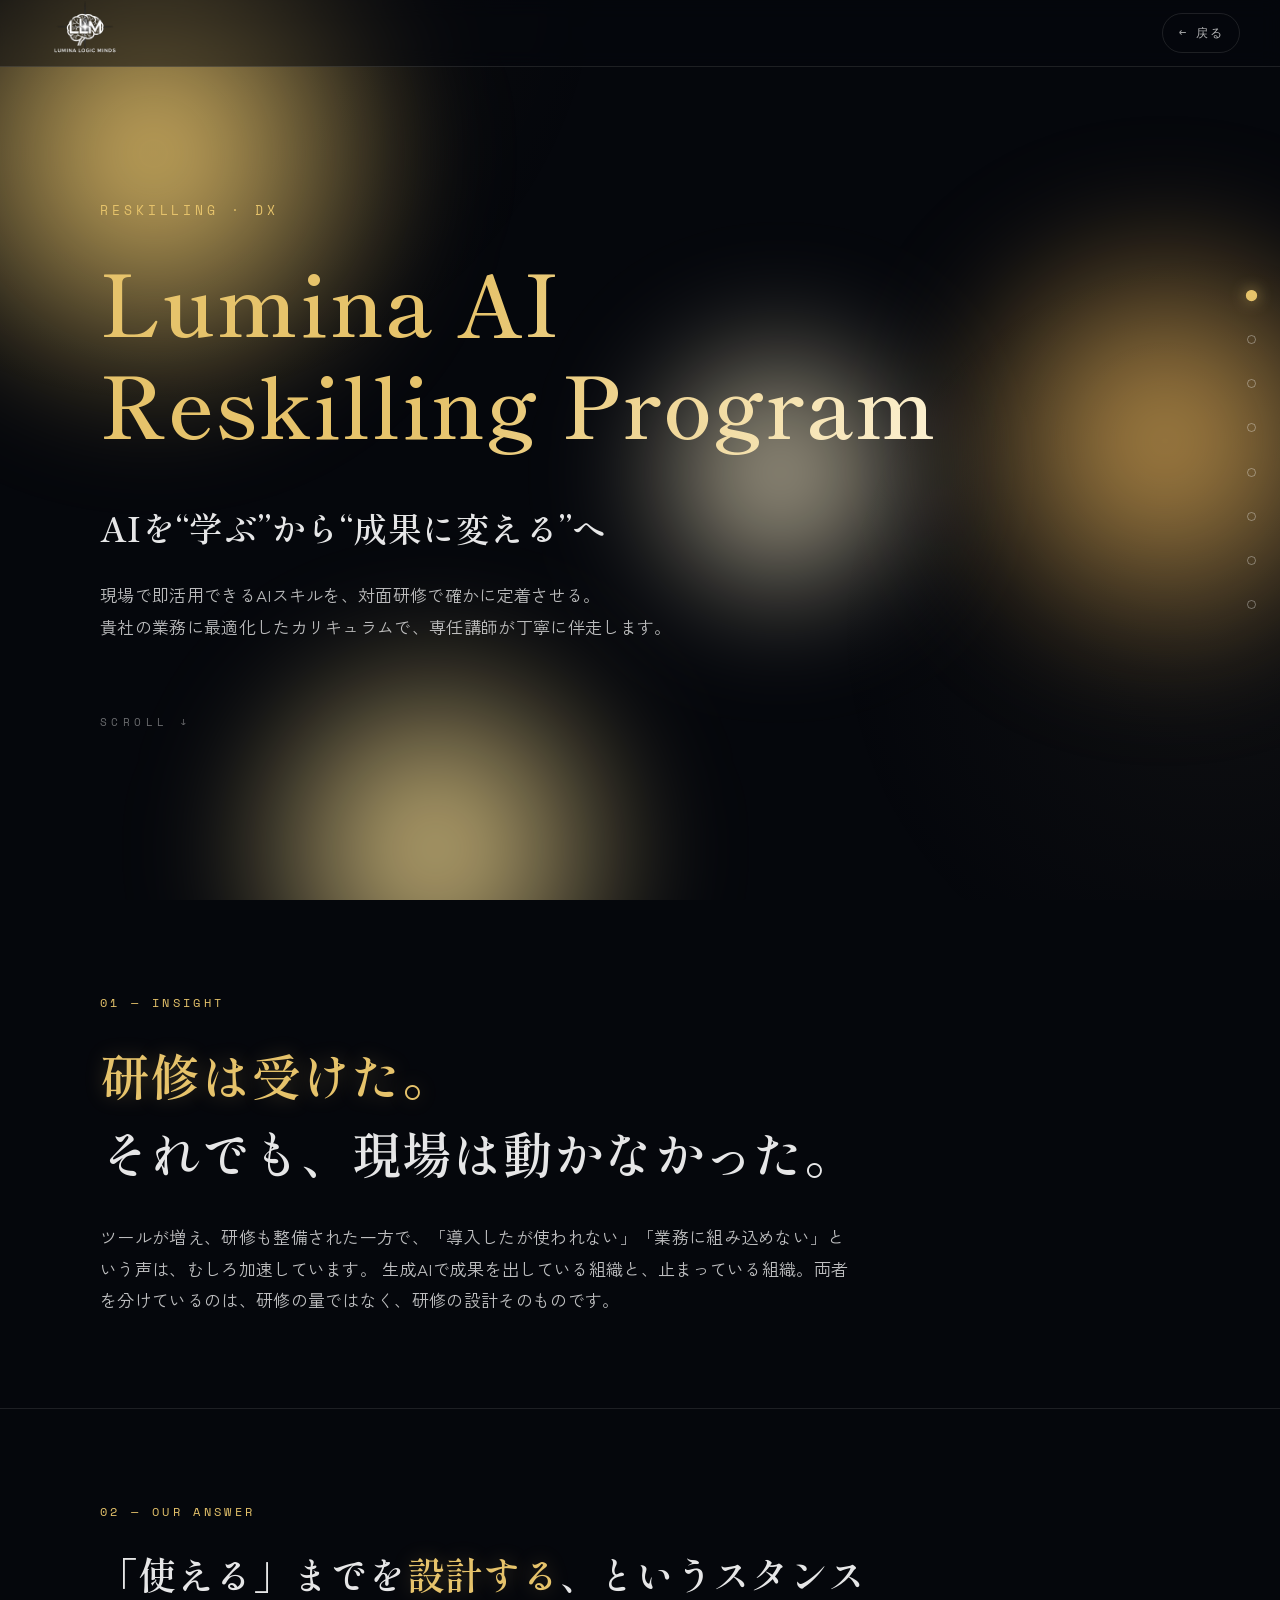
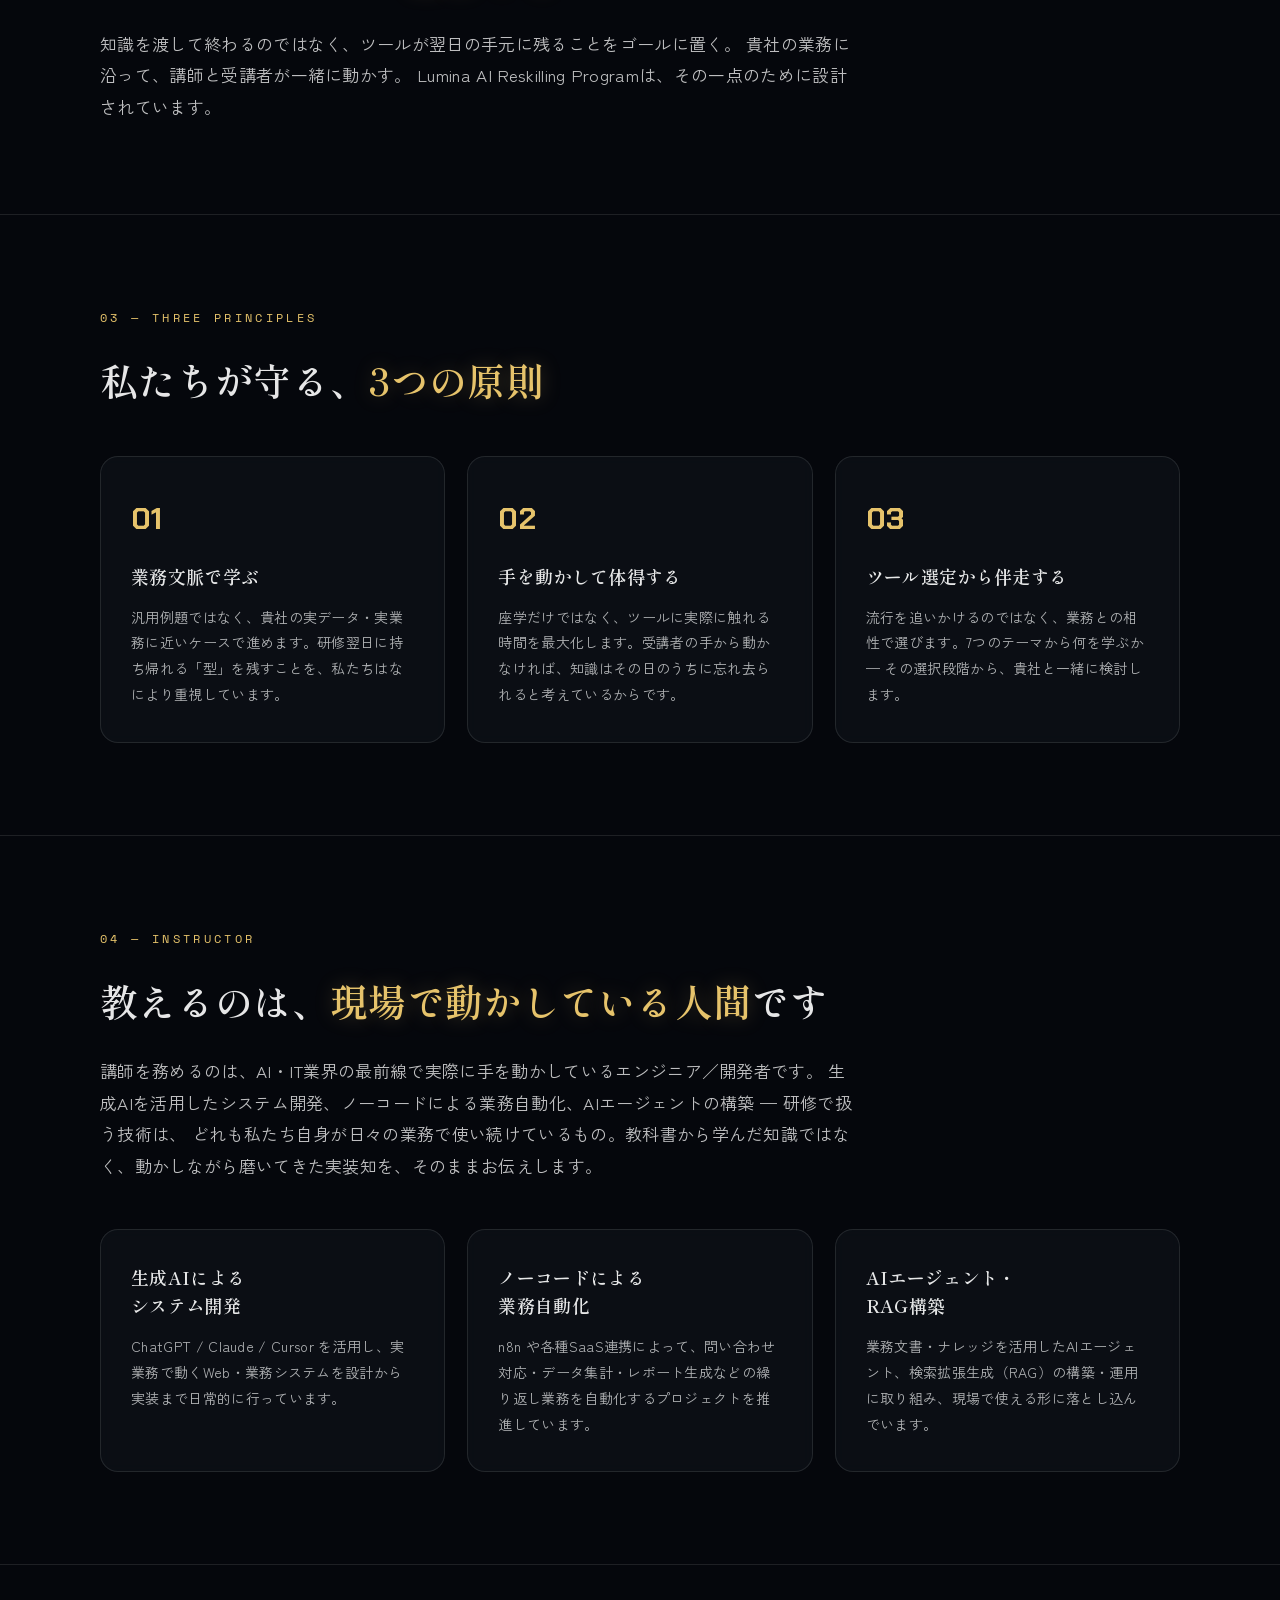
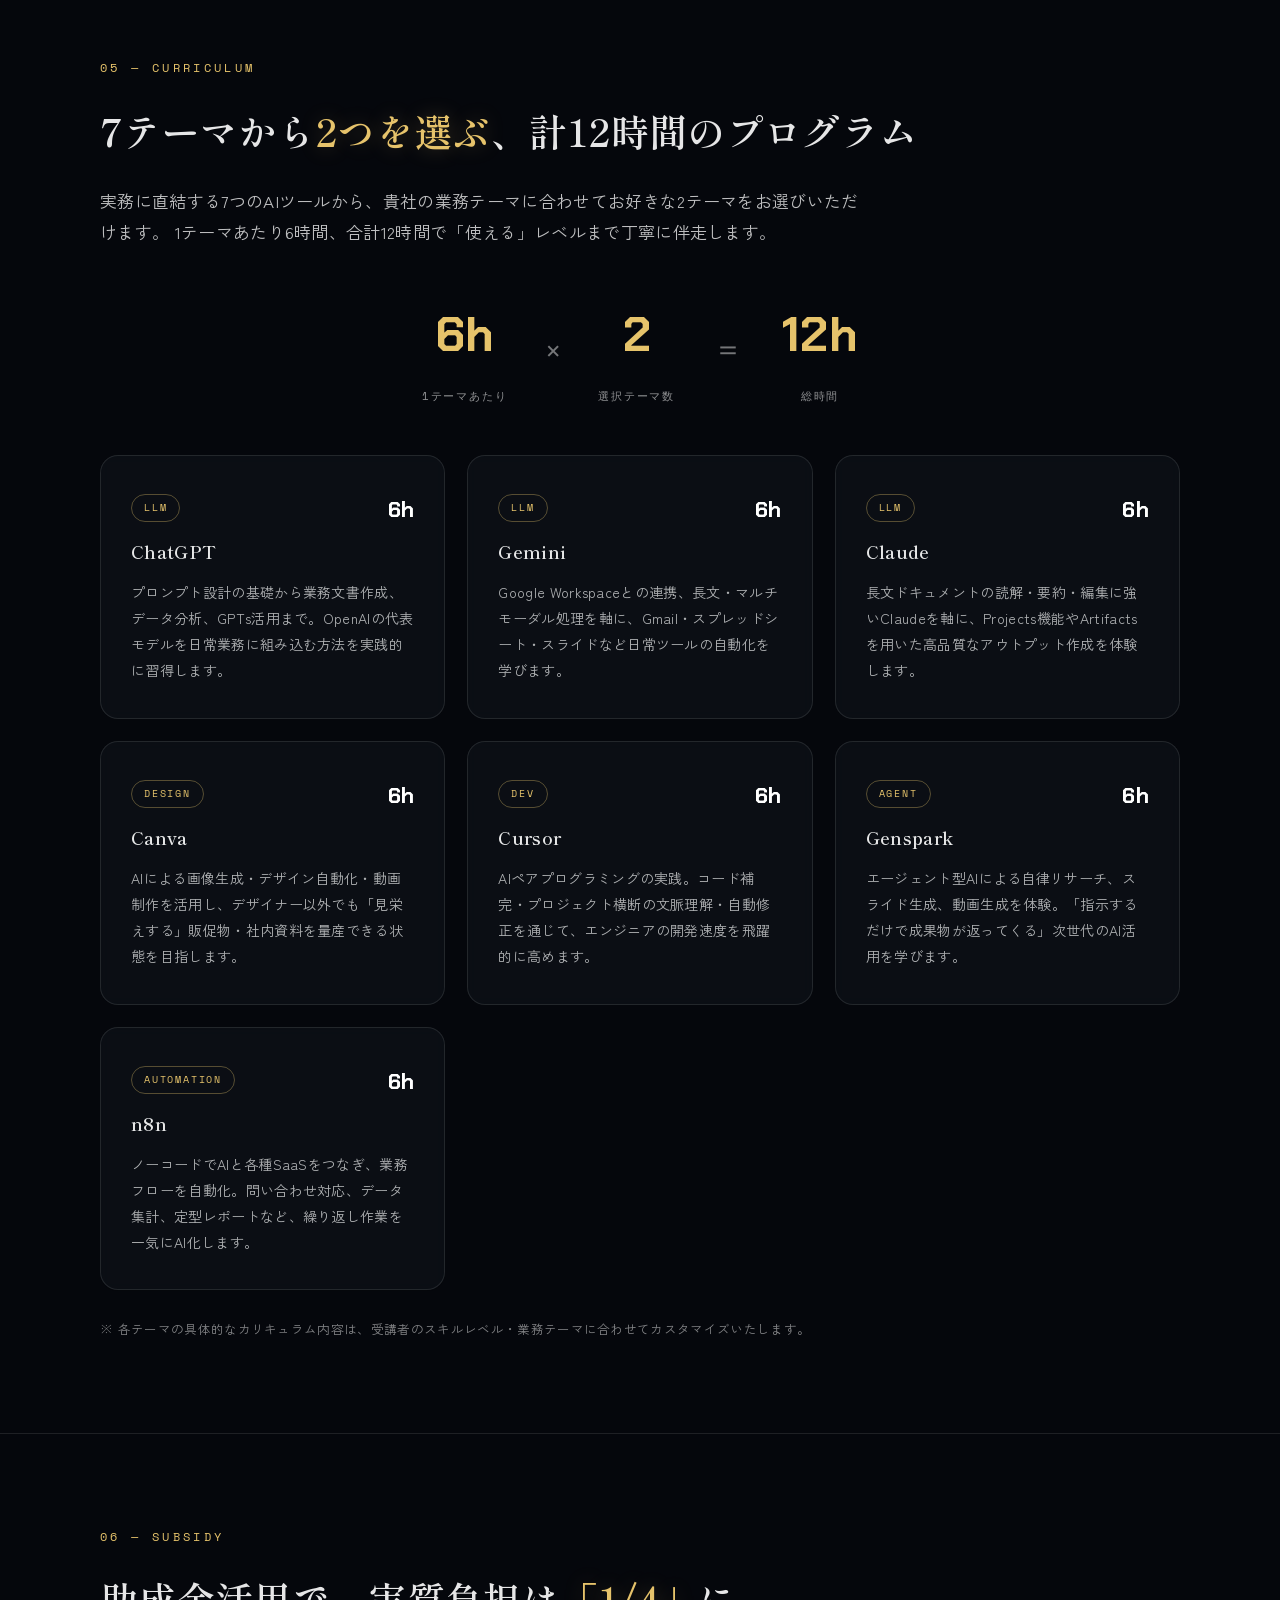
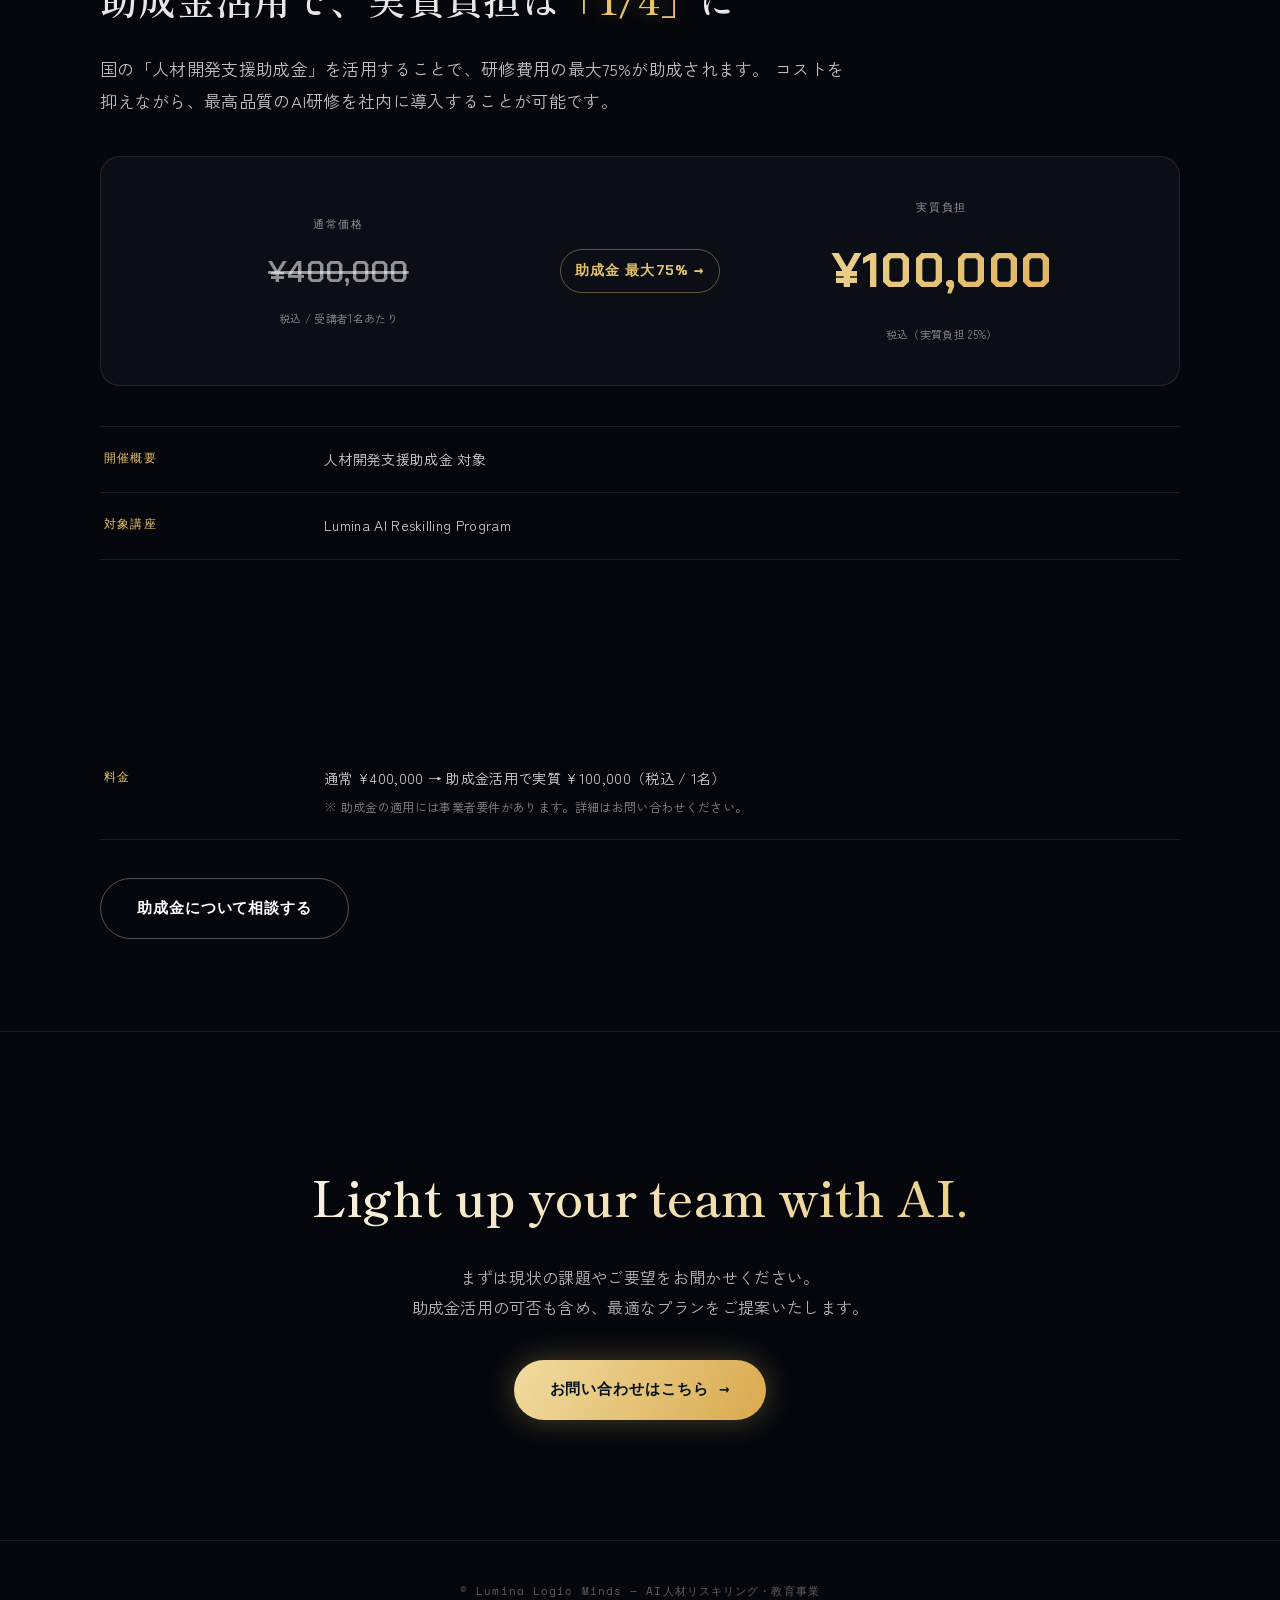
<file: reskilling.html>
<!DOCTYPE html>
<html lang="ja">
<head>
  <meta charset="UTF-8" />
  <meta name="viewport" content="width=device-width, initial-scale=1.0, viewport-fit=cover" />
  <title>Lumina AI Reskilling Program｜AI人材リスキリング・教育事業</title>
  <meta name="description" content="現場で即活用できるAIスキルを、対面研修で確かに定着させる。Lumina AI Reskilling Program。" />
  <meta name="theme-color" content="#05070c" />

  <link rel="icon" type="image/png" href="assets/models/favicon.png" />
  <link rel="preconnect" href="https://fonts.googleapis.com" />
  <link rel="preconnect" href="https://fonts.gstatic.com" crossorigin />
  <link href="https://fonts.googleapis.com/css2?family=Chakra+Petch:wght@300;400;500;600;700&family=Shippori+Mincho:wght@500;600;700&family=Space+Grotesk:wght@400;500;600;700&family=Space+Mono:wght@400;700&family=Zen+Kaku+Gothic+New:wght@400;500;700;900&display=swap" rel="stylesheet" />

  <style>
    :root {
      --cyan: #00ffff;
      --peri: #9ca5ff;
      --gold: #e6c36b;
      --bg: #05070c;
      --panel: rgba(16, 20, 28, 0.6);
      --line: rgba(255, 255, 255, 0.1);
      --disp: "Chakra Petch", sans-serif;
      --mono: "Space Mono", monospace;
      --jp: "Zen Kaku Gothic New", sans-serif;
      --mincho: "Shippori Mincho", serif;
    }
    * { margin: 0; padding: 0; box-sizing: border-box; }
    html { scroll-behavior: smooth; }
    body {
      background: var(--bg); color: rgba(255, 255, 255, 0.9);
      font-family: var(--jp); line-height: 1.85; letter-spacing: 0.02em;
      -webkit-font-smoothing: antialiased; overflow-x: hidden;
    }
    /* faint static base glow */
    body::before {
      content: ""; position: fixed; inset: 0; z-index: -2; pointer-events: none;
      background:
        radial-gradient(60vw 60vw at 12% -5%, rgba(230, 195, 107, 0.05), transparent 60%),
        radial-gradient(50vw 50vw at 95% 70%, rgba(214, 188, 130, 0.05), transparent 60%);
    }
    /* ===== aurora: soft gold light blobs drifting slowly behind everything ===== */
    .aurora { position: fixed; inset: 0; z-index: -1; overflow: hidden; pointer-events: none; }
    .aurora__b {
      position: absolute; border-radius: 50%; filter: blur(52px);
      mix-blend-mode: screen; will-change: transform, opacity;
    }
    .aurora__b1 { width: 44vw; height: 44vw; left: -10vw; top: -10vw;
      background: radial-gradient(circle, rgba(235,198,108,0.95), transparent 70%); animation: drift1 20s ease-in-out infinite; }
    .aurora__b2 { width: 38vw; height: 38vw; right: -10vw; top: 22%;
      background: radial-gradient(circle, rgba(205,158,80,0.95), transparent 70%); animation: drift2 24s ease-in-out infinite; }
    .aurora__b3 { width: 36vw; height: 36vw; left: 16%; bottom: -14vw;
      background: radial-gradient(circle, rgba(255,228,150,0.85), transparent 70%); animation: drift3 22s ease-in-out infinite; }
    .aurora__b4 { width: 26vw; height: 26vw; left: 48%; top: 34%;
      background: radial-gradient(circle, rgba(255,242,205,0.8), transparent 70%); animation: drift4 17s ease-in-out infinite; }
    @keyframes drift1 {
      0%,100% { transform: translate(0,0) scale(1);        opacity: .14; }
      30%     { transform: translate(26vw,14vh) scale(1.35); opacity: .34; }
      60%     { transform: translate(8vw,30vh) scale(1.05);  opacity: .22; }
    }
    @keyframes drift2 {
      0%,100% { transform: translate(0,0) scale(1.1);      opacity: .12; }
      35%     { transform: translate(-24vw,-12vh) scale(.8); opacity: .30; }
      70%     { transform: translate(-6vw,18vh) scale(1.25); opacity: .20; }
    }
    @keyframes drift3 {
      0%,100% { transform: translate(0,0) scale(1);         opacity: .10; }
      40%     { transform: translate(22vw,-22vh) scale(1.35); opacity: .28; }
      75%     { transform: translate(-10vw,-6vh) scale(.95);  opacity: .18; }
    }
    @keyframes drift4 {
      0%,100% { transform: translate(0,0) scale(.9);        opacity: .05; }
      50%     { transform: translate(-22vw,18vh) scale(1.3); opacity: .24; }
    }
    @media (prefers-reduced-motion: reduce) { .aurora__b { animation: none; } }
    a { color: inherit; }
    .wrap { width: min(1080px, 90vw); margin: 0 auto; }

    /* ===== top nav ===== */
    .topnav {
      position: fixed; top: 0; left: 0; right: 0; z-index: 20;
      display: flex; align-items: center; justify-content: space-between;
      padding: 6px min(5vw, 40px);
      backdrop-filter: blur(10px); background: rgba(5, 7, 12, 0.5);
      border-bottom: 1px solid var(--line);
    }
    .topnav__brand { display: flex; align-items: center; text-decoration: none; }
    .topnav__logo { height: 90px; width: auto; display: block; margin: -18px 0; }
    .topnav__back {
      font-family: var(--mono); font-size: 12px; letter-spacing: 0.12em; text-decoration: none;
      color: rgba(255,255,255,0.7); padding: 8px 16px; border: 1px solid var(--line); border-radius: 999px;
      transition: color .25s, border-color .25s, background .25s;
    }
    .topnav__back:hover { color: #fff; border-color: var(--gold); background: rgba(230,195,107,0.08); }

    /* ===== eyebrow / section heads ===== */
    .eyebrow {
      font-family: var(--mono); font-size: 12px; letter-spacing: 0.28em; text-transform: uppercase;
      color: var(--gold); margin-bottom: 22px;
    }
    section { padding: 92px 0; border-top: 1px solid var(--line); }
    section:first-of-type { border-top: none; }
    h2.section-title {
      font-family: var(--mincho); font-weight: 600; line-height: 1.5;
      font-size: clamp(23px, 3.4vw, 38px); margin-bottom: 26px;
    }
    .lead { font-size: clamp(15px, 1.5vw, 17px); color: rgba(255,255,255,0.74); max-width: 760px; }

    /* ===== hero ===== */
    .hero {
      min-height: 100vh; display: flex; flex-direction: column; justify-content: center;
      padding: 120px 0 90px; border-top: none;
    }
    .hero__eyebrow { font-family: var(--mono); font-size: 13px; letter-spacing: 0.3em; color: var(--gold); margin-bottom: 28px; }
    .hero__brand {
      font-family: var(--mincho); font-weight: 600; letter-spacing: 0.02em;
      font-size: clamp(38px, 7.4vw, 84px); line-height: 1.22; padding-bottom: 0.16em;
      background: linear-gradient(110deg, var(--gold) 16%, #fff7e0 40%, #ffffff 50%, #fff7e0 60%, var(--gold) 84%);
      background-size: 220% auto;
      -webkit-background-clip: text; background-clip: text; -webkit-text-fill-color: transparent;
      opacity: 0; animation: heroIn 1s cubic-bezier(.2,.75,.2,1) .35s forwards, shimmer 6.5s linear infinite;
    }
    @keyframes shimmer { from { background-position: 200% center; } to { background-position: -200% center; } }
    /* gold emphasis, in the same elegant mincho as the site subtitle */
    .em {
      font-family: var(--mincho); font-weight: 600; color: var(--gold);
      text-shadow: 0 0 20px rgba(230, 195, 107, 0.28);
    }
    .hero__jp {
      font-family: var(--mincho); font-weight: 600; font-size: clamp(20px, 3.2vw, 34px);
      margin: 34px 0 26px; line-height: 1.5;
    }
    .hero__sub { font-size: clamp(14px, 1.5vw, 17px); color: rgba(255,255,255,0.72); max-width: 640px; }
    .hero__scroll { margin-top: 70px; font-family: var(--mono); font-size: 11px; letter-spacing: 0.4em; color: rgba(255,255,255,0.4); }

    /* ===== insight / answer big statement ===== */
    .statement {
      font-family: var(--mincho); font-weight: 600; line-height: 1.55;
      font-size: clamp(26px, 4.4vw, 50px);
    }
    .statement .accent { color: var(--gold); }

    /* ===== card grids ===== */
    .grid { display: grid; gap: 22px; margin-top: 48px; }
    .grid-3 { grid-template-columns: repeat(3, 1fr); }
    .grid-2 { grid-template-columns: repeat(2, 1fr); }
    .card {
      background: var(--panel); border: 1px solid var(--line); border-radius: 18px;
      padding: 34px 30px; backdrop-filter: blur(6px);
      transition: border-color .3s, transform .3s, box-shadow .3s;
    }
    .card:hover { border-color: rgba(230,195,107,0.4); transform: translateY(-4px); box-shadow: 0 18px 50px rgba(0,0,0,0.45), 0 0 40px rgba(230,195,107,0.08); }
    .card__num { font-family: var(--disp); font-weight: 700; font-size: 30px; color: var(--gold); margin-bottom: 16px; }
    .card__title { font-family: var(--mincho); font-weight: 600; font-size: 18px; line-height: 1.55; margin-bottom: 14px; }
    .card__body { font-size: 14px; color: rgba(255,255,255,0.68); line-height: 1.85; }
    .card__tag {
      display: inline-block; font-family: var(--mono); font-size: 10px; letter-spacing: 0.18em;
      color: var(--gold); border: 1px solid rgba(230,195,107,0.35); border-radius: 999px;
      padding: 4px 12px; margin-bottom: 16px;
    }
    .card__hours { font-family: var(--disp); font-weight: 700; font-size: 22px; color: #fff; float: right; }

    /* ===== curriculum maths line ===== */
    .calc {
      display: flex; align-items: center; justify-content: center; gap: clamp(14px, 3vw, 40px);
      flex-wrap: wrap; margin: 44px 0 10px; text-align: center;
    }
    .calc__item .n { font-family: var(--disp); font-weight: 700; font-size: clamp(28px, 5vw, 48px); color: var(--gold); }
    .calc__item .l { font-family: var(--mono); font-size: 11px; letter-spacing: 0.16em; color: rgba(255,255,255,0.55); margin-top: 6px; }
    .calc__op { font-family: var(--disp); font-size: clamp(20px, 3vw, 30px); color: rgba(255,255,255,0.45); }

    .note { font-family: var(--jp); font-size: 12.5px; color: rgba(255,255,255,0.5); margin-top: 28px; line-height: 1.8; }

    /* ===== subsidy ===== */
    .price {
      display: grid; grid-template-columns: 1fr auto 1fr; align-items: center; gap: 18px;
      background: var(--panel); border: 1px solid var(--line); border-radius: 20px;
      padding: 40px 34px; margin-top: 40px; text-align: center;
    }
    .price__label { font-family: var(--mono); font-size: 11px; letter-spacing: 0.16em; color: rgba(255,255,255,0.55); margin-bottom: 10px; }
    .price__strike { font-family: var(--disp); font-weight: 600; font-size: clamp(22px, 3vw, 30px); color: rgba(255,255,255,0.55); text-decoration: line-through; }
    .price__now { font-family: var(--disp); font-weight: 700; font-size: clamp(30px, 5vw, 48px);
      background: linear-gradient(120deg, #f1dca0, #d9a94e); -webkit-background-clip: text; background-clip: text; -webkit-text-fill-color: transparent; }
    .price__small { font-size: 11px; color: rgba(255,255,255,0.5); margin-top: 8px; }
    .price__arrow {
      font-family: var(--disp); font-weight: 700; font-size: 14px; letter-spacing: 0.08em; color: var(--gold);
      border: 1px solid rgba(230,195,107,0.4); border-radius: 999px; padding: 8px 14px; white-space: nowrap;
    }

    .specs { margin-top: 40px; border-top: 1px solid var(--line); }
    .specs__row { display: grid; grid-template-columns: 200px 1fr; gap: 20px; padding: 20px 4px; border-bottom: 1px solid var(--line); }
    .specs__k { font-family: var(--mono); font-size: 12px; letter-spacing: 0.1em; color: var(--gold); }
    .specs__v { font-size: 14px; color: rgba(255,255,255,0.82); }
    .specs__v small { display: block; color: rgba(255,255,255,0.5); font-size: 12px; margin-top: 4px; }

    /* ===== CTA buttons ===== */
    .btn {
      display: inline-flex; align-items: center; gap: 10px;
      font-family: var(--disp); font-weight: 600; font-size: 15px; letter-spacing: 0.06em; text-decoration: none;
      padding: 16px 36px; border-radius: 999px; color: #04121a;
      background: linear-gradient(120deg, #f1dca0, #d9a94e);
      box-shadow: 0 0 30px rgba(230,195,107,0.3); transition: transform .2s, box-shadow .25s;
    }
    .btn:hover { transform: translateY(-3px); box-shadow: 0 0 44px rgba(230,195,107,0.5); }
    .btn--ghost {
      color: #fff; background: transparent; border: 1px solid rgba(255,255,255,0.3); box-shadow: none;
    }
    .btn--ghost:hover { border-color: var(--gold); background: rgba(230,195,107,0.06); box-shadow: 0 0 26px rgba(230,195,107,0.18); }

    /* ===== final CTA ===== */
    .final { text-align: center; padding: 120px 0; border-top: 1px solid var(--line); }
    .final__h {
      font-family: var(--mincho); font-weight: 600; font-size: clamp(26px, 4.5vw, 48px);
      background: linear-gradient(120deg, #ffffff, var(--gold)); -webkit-background-clip: text; background-clip: text; -webkit-text-fill-color: transparent;
      margin-bottom: 22px;
    }
    .final__p { color: rgba(255,255,255,0.7); margin-bottom: 38px; }

    footer { padding: 40px 0; border-top: 1px solid var(--line); text-align: center; }
    footer .small { font-family: var(--mono); font-size: 11px; letter-spacing: 0.1em; color: rgba(255,255,255,0.35); }

    /* ===== reveal on scroll (animation-based; cleaned up after, so hover/tilt stay free) ===== */
    .reveal { opacity: 0; }
    .reveal.in {
      animation-duration: 1.9s; animation-timing-function: cubic-bezier(.2,.75,.2,1);
      animation-fill-mode: both; animation-name: revUp;
    }
    .reveal.r-left.in  { animation-name: revLeft; animation-duration: 2.0s; }
    .reveal.r-right.in { animation-name: revRight; animation-duration: 2.0s; }
    .reveal.r-scale.in { animation-name: revScale; animation-duration: 2.0s; }
    .reveal.r-blur.in  { animation-name: revBlur; animation-duration: 2.3s; }
    .reveal.r-rise.in  { animation-name: revRise; animation-duration: 2.1s; }
    .reveal.r-clip.in  { animation-name: revClip; animation-duration: 2.2s; }
    @keyframes revUp    { from { opacity: 0; transform: translateY(34px); } to { opacity: 1; transform: none; } }
    @keyframes revLeft  { from { opacity: 0; transform: translateX(-48px); } to { opacity: 1; transform: none; } }
    @keyframes revRight { from { opacity: 0; transform: translateX(48px); } to { opacity: 1; transform: none; } }
    @keyframes revScale { from { opacity: 0; transform: scale(.84); } to { opacity: 1; transform: none; } }
    @keyframes revBlur  { from { opacity: 0; filter: blur(16px); transform: translateY(16px); } to { opacity: 1; filter: blur(0); transform: none; } }
    @keyframes revRise  { from { opacity: 0; transform: perspective(950px) rotateX(20deg) translateY(44px); } to { opacity: 1; transform: none; } }
    @keyframes revClip  { from { opacity: 0; clip-path: inset(0 100% 0 0); transform: translateY(6px); } to { opacity: 1; clip-path: inset(0 0 0 0); transform: none; } }

    /* ===== hero entrance (brand handled above with its shimmer) ===== */
    .hero__eyebrow, .hero__jp, .hero__sub { opacity: 0; animation: heroIn 1s cubic-bezier(.2,.75,.2,1) forwards; }
    .hero__eyebrow { animation-delay: .15s; }
    .hero__jp { animation-delay: .65s; }
    .hero__sub { animation-delay: .85s; }
    .hero__scroll { opacity: 0; animation: heroIn 1s cubic-bezier(.2,.75,.2,1) 1.1s forwards, bob 2.4s ease-in-out 2.1s infinite; }
    @keyframes heroIn { from { opacity: 0; transform: translateY(26px); } to { opacity: 1; transform: none; } }
    @keyframes bob { 0%, 100% { transform: translateY(0); } 50% { transform: translateY(8px); } }

    /* ===== scroll progress bar ===== */
    .progress {
      position: fixed; top: 0; left: 0; right: 0; height: 3px; z-index: 40;
      background: linear-gradient(90deg, var(--gold), #fff2cf); transform: scaleX(0); transform-origin: 0 50%;
    }

    /* ===== section dots nav ===== */
    .dots { position: fixed; right: 24px; top: 50%; transform: translateY(-50%); z-index: 30; display: flex; flex-direction: column; gap: 15px; }
    .dots a { display: flex; align-items: center; justify-content: flex-end; gap: 11px; text-decoration: none; cursor: pointer; padding: 3px 0; }
    .dots a .label {
      font-family: var(--mono); font-size: 12.5px; letter-spacing: 0.1em; white-space: nowrap;
      color: rgba(255,255,255,0.7); opacity: 0; transform: translateX(6px);
      transition: opacity .25s ease, transform .25s ease, color .25s ease;
    }
    .dots a .dot { width: 9px; height: 9px; border-radius: 50%; border: 1px solid rgba(255,255,255,0.35); background: transparent; transition: all .3s ease; flex: 0 0 auto; }
    .dots a:hover .label { opacity: 1; transform: none; color: var(--gold); }
    .dots a:hover .dot { border-color: var(--gold); transform: scale(1.15); }
    .dots a.active .dot { background: var(--gold); border-color: var(--gold); box-shadow: 0 0 12px rgba(230,195,107,0.7); transform: scale(1.25); }
    .dots a.active .label { color: var(--gold); }

    /* ===== card shine sweep on hover ===== */
    .card { position: relative; overflow: hidden; }
    .card::after {
      content: ""; position: absolute; top: 0; left: -75%; width: 55%; height: 100%;
      background: linear-gradient(100deg, transparent, rgba(255,245,210,0.14), transparent);
      transform: skewX(-18deg); transition: left .65s cubic-bezier(.2,.7,.2,1); pointer-events: none;
    }
    .card:hover::after { left: 130%; }

    @media (max-width: 820px) {
      .dots { display: none; }
      .grid-3, .grid-2 { grid-template-columns: 1fr; }
      .price { grid-template-columns: 1fr; gap: 22px; }
      .price__arrow { justify-self: center; }
      .specs__row { grid-template-columns: 1fr; gap: 6px; }
    }
  </style>
  <script src="js/back-link.js" defer></script>
</head>
<body>
  <div class="aurora" aria-hidden="true">
    <div class="aurora__b aurora__b1"></div>
    <div class="aurora__b aurora__b2"></div>
    <div class="aurora__b aurora__b3"></div>
    <div class="aurora__b aurora__b4"></div>
  </div>

  <div class="progress" id="progress"></div>
  <nav class="dots" id="dots" aria-label="セクションナビ"></nav>

  <nav class="topnav">
    <a class="topnav__brand" href="index.html" data-back="top"><img class="topnav__logo" src="assets/models/logo-white.png" alt="Lumina Logic Minds" /></a>
    <a class="topnav__back" href="index.html" data-back="reskilling">← 戻る</a>
  </nav>

  <!-- HERO -->
  <header class="hero" id="top" data-nav="Top">
    <div class="wrap">
      <p class="hero__eyebrow">RESKILLING · DX</p>
      <h1 class="hero__brand">Lumina AI<br />Reskilling Program</h1>
      <p class="hero__jp">AIを“学ぶ”から“成果に変える”へ</p>
      <p class="hero__sub">
        現場で即活用できるAIスキルを、対面研修で確かに定着させる。<br />
        貴社の業務に最適化したカリキュラムで、専任講師が丁寧に伴走します。
      </p>
      <p class="hero__scroll">SCROLL ↓</p>
    </div>
  </header>

  <!-- 01 INSIGHT -->
  <section id="insight" data-nav="Insight">
    <div class="wrap reveal">
      <p class="eyebrow">01 — Insight</p>
      <p class="statement">
        <span class="em">研修は受けた。</span><br />
        それでも、現場は動かなかった。
      </p>
      <p class="lead" style="margin-top:30px;">
        ツールが増え、研修も整備された一方で、「導入したが使われない」「業務に組み込めない」という声は、むしろ加速しています。
        生成AIで成果を出している組織と、止まっている組織。両者を分けているのは、研修の量ではなく、研修の設計そのものです。
      </p>
    </div>
  </section>

  <!-- 02 OUR ANSWER -->
  <section id="answer" data-nav="Answer">
    <div class="wrap reveal">
      <p class="eyebrow">02 — Our Answer</p>
      <h2 class="section-title">「使える」までを<span class="em">設計する</span>、というスタンス</h2>
      <p class="lead">
        知識を渡して終わるのではなく、ツールが翌日の手元に残ることをゴールに置く。
        貴社の業務に沿って、講師と受講者が一緒に動かす。
        Lumina AI Reskilling Programは、その一点のために設計されています。
      </p>
    </div>
  </section>

  <!-- 03 THREE PRINCIPLES -->
  <section id="principles" data-nav="Principles">
    <div class="wrap reveal">
      <p class="eyebrow">03 — Three Principles</p>
      <h2 class="section-title">私たちが守る、<span class="em">3つの原則</span></h2>
      <div class="grid grid-3">
        <div class="card">
          <div class="card__num">01</div>
          <div class="card__title">業務文脈で学ぶ</div>
          <p class="card__body">汎用例題ではなく、貴社の実データ・実業務に近いケースで進めます。研修翌日に持ち帰れる「型」を残すことを、私たちはなにより重視しています。</p>
        </div>
        <div class="card">
          <div class="card__num">02</div>
          <div class="card__title">手を動かして体得する</div>
          <p class="card__body">座学だけではなく、ツールに実際に触れる時間を最大化します。受講者の手から動かなければ、知識はその日のうちに忘れ去られると考えているからです。</p>
        </div>
        <div class="card">
          <div class="card__num">03</div>
          <div class="card__title">ツール選定から伴走する</div>
          <p class="card__body">流行を追いかけるのではなく、業務との相性で選びます。7つのテーマから何を学ぶか — その選択段階から、貴社と一緒に検討します。</p>
        </div>
      </div>
    </div>
  </section>

  <!-- 04 INSTRUCTOR -->
  <section id="instructor" data-nav="Instructor">
    <div class="wrap reveal">
      <p class="eyebrow">04 — Instructor</p>
      <h2 class="section-title">教えるのは、<span class="em">現場で動かしている人間</span>です</h2>
      <p class="lead">
        講師を務めるのは、AI・IT業界の最前線で実際に手を動かしているエンジニア／開発者です。
        生成AIを活用したシステム開発、ノーコードによる業務自動化、AIエージェントの構築 — 研修で扱う技術は、
        どれも私たち自身が日々の業務で使い続けているもの。教科書から学んだ知識ではなく、動かしながら磨いてきた実装知を、そのままお伝えします。
      </p>
      <div class="grid grid-3">
        <div class="card">
          <div class="card__title">生成AIによる<br />システム開発</div>
          <p class="card__body">ChatGPT / Claude / Cursor を活用し、実業務で動くWeb・業務システムを設計から実装まで日常的に行っています。</p>
        </div>
        <div class="card">
          <div class="card__title">ノーコードによる<br />業務自動化</div>
          <p class="card__body">n8n や各種SaaS連携によって、問い合わせ対応・データ集計・レポート生成などの繰り返し業務を自動化するプロジェクトを推進しています。</p>
        </div>
        <div class="card">
          <div class="card__title">AIエージェント・<br />RAG構築</div>
          <p class="card__body">業務文書・ナレッジを活用したAIエージェント、検索拡張生成（RAG）の構築・運用に取り組み、現場で使える形に落とし込んでいます。</p>
        </div>
      </div>
    </div>
  </section>

  <!-- 05 CURRICULUM -->
  <section id="curriculum" data-nav="Curriculum">
    <div class="wrap reveal">
      <p class="eyebrow">05 — Curriculum</p>
      <h2 class="section-title">7テーマから<span class="em">2つを選ぶ</span>、計12時間のプログラム</h2>
      <p class="lead">
        実務に直結する7つのAIツールから、貴社の業務テーマに合わせてお好きな2テーマをお選びいただけます。
        1テーマあたり6時間、合計12時間で「使える」レベルまで丁寧に伴走します。
      </p>

      <div class="calc">
        <div class="calc__item"><div class="n">6h</div><div class="l">1テーマあたり</div></div>
        <div class="calc__op">×</div>
        <div class="calc__item"><div class="n">2</div><div class="l">選択テーマ数</div></div>
        <div class="calc__op">＝</div>
        <div class="calc__item"><div class="n">12h</div><div class="l">総時間</div></div>
      </div>

      <div class="grid grid-3">
        <div class="card"><span class="card__tag">LLM</span><span class="card__hours">6h</span><div class="card__title">ChatGPT</div><p class="card__body">プロンプト設計の基礎から業務文書作成、データ分析、GPTs活用まで。OpenAIの代表モデルを日常業務に組み込む方法を実践的に習得します。</p></div>
        <div class="card"><span class="card__tag">LLM</span><span class="card__hours">6h</span><div class="card__title">Gemini</div><p class="card__body">Google Workspaceとの連携、長文・マルチモーダル処理を軸に、Gmail・スプレッドシート・スライドなど日常ツールの自動化を学びます。</p></div>
        <div class="card"><span class="card__tag">LLM</span><span class="card__hours">6h</span><div class="card__title">Claude</div><p class="card__body">長文ドキュメントの読解・要約・編集に強いClaudeを軸に、Projects機能やArtifactsを用いた高品質なアウトプット作成を体験します。</p></div>
        <div class="card"><span class="card__tag">DESIGN</span><span class="card__hours">6h</span><div class="card__title">Canva</div><p class="card__body">AIによる画像生成・デザイン自動化・動画制作を活用し、デザイナー以外でも「見栄えする」販促物・社内資料を量産できる状態を目指します。</p></div>
        <div class="card"><span class="card__tag">DEV</span><span class="card__hours">6h</span><div class="card__title">Cursor</div><p class="card__body">AIペアプログラミングの実践。コード補完・プロジェクト横断の文脈理解・自動修正を通じて、エンジニアの開発速度を飛躍的に高めます。</p></div>
        <div class="card"><span class="card__tag">AGENT</span><span class="card__hours">6h</span><div class="card__title">Genspark</div><p class="card__body">エージェント型AIによる自律リサーチ、スライド生成、動画生成を体験。「指示するだけで成果物が返ってくる」次世代のAI活用を学びます。</p></div>
        <div class="card"><span class="card__tag">AUTOMATION</span><span class="card__hours">6h</span><div class="card__title">n8n</div><p class="card__body">ノーコードでAIと各種SaaSをつなぎ、業務フローを自動化。問い合わせ対応、データ集計、定型レポートなど、繰り返し作業を一気にAI化します。</p></div>
      </div>
      <p class="note">※ 各テーマの具体的なカリキュラム内容は、受講者のスキルレベル・業務テーマに合わせてカスタマイズいたします。</p>
    </div>
  </section>

  <!-- 06 SUBSIDY -->
  <section id="subsidy" data-nav="Subsidy">
    <div class="wrap reveal">
      <p class="eyebrow">06 — Subsidy</p>
      <h2 class="section-title">助成金活用で、実質負担は<span class="em">「1/4」</span>に</h2>
      <p class="lead">
        国の「人材開発支援助成金」を活用することで、研修費用の最大75%が助成されます。
        コストを抑えながら、最高品質のAI研修を社内に導入することが可能です。
      </p>

      <div class="price">
        <div>
          <div class="price__label">通常価格</div>
          <div class="price__strike">¥400,000</div>
          <div class="price__small">税込 / 受講者1名あたり</div>
        </div>
        <div class="price__arrow">助成金 最大75% →</div>
        <div>
          <div class="price__label">実質負担</div>
          <div class="price__now">¥100,000</div>
          <div class="price__small">税込（実質負担 25%）</div>
        </div>
      </div>

      <div class="specs">
        <div class="specs__row"><div class="specs__k">開催概要</div><div class="specs__v">人材開発支援助成金 対象</div></div>
        <div class="specs__row"><div class="specs__k">対象講座</div><div class="specs__v">Lumina AI Reskilling Program</div></div>
        <div class="specs__row"><div class="specs__k">開催形式</div><div class="specs__v">Google Meet によるオンライン研修（基本）<small>※ ご要望に応じて貴社オフィスへの講師派遣も応相談</small></div></div>
        <div class="specs__row"><div class="specs__k">プログラム構成</div><div class="specs__v">計12時間 / 全7テーマから2つを選択（1テーマあたり6時間）<small>ChatGPT / Gemini / Claude / Canva / Cursor / Genspark / n8n</small></div></div>
        <div class="specs__row"><div class="specs__k">料金</div><div class="specs__v">通常 ¥400,000 → 助成金活用で実質 ¥100,000（税込 / 1名）<small>※ 助成金の適用には事業者要件があります。詳細はお問い合わせください。</small></div></div>
      </div>

      <div style="margin-top:38px;">
        <a class="btn btn--ghost" href="#contact">助成金について相談する</a>
      </div>
    </div>
  </section>

  <!-- FINAL CTA -->
  <section class="final" id="contact" data-nav="Contact">
    <div class="wrap reveal">
      <h2 class="final__h">Light up your team with AI.</h2>
      <p class="final__p">
        まずは現状の課題やご要望をお聞かせください。<br />
        助成金活用の可否も含め、最適なプランをご提案いたします。
      </p>
      <a class="btn" href="contact.html">お問い合わせはこちら <span>→</span></a>
    </div>
  </section>

  <footer>
    <p class="small">© Lumina Logic Minds — AI人材リスキリング・教育事業</p>
  </footer>

  <script>
    // ===== B. staggered reveal on scroll (cleaned up after, so hover/tilt stay free) =====
    document.querySelectorAll(".wrap.reveal").forEach((w) => w.classList.remove("reveal"));
    // assign a varied entrance per element type (not all the same fade-up)
    const reveal = (sel, variant) => document.querySelectorAll(sel).forEach((el) => {
      el.classList.add("reveal"); if (variant) el.classList.add(variant);
    });
    reveal(".eyebrow", "r-left");          // labels slide in from the left
    reveal("h2.section-title", "r-clip");  // headings wipe left -> right
    reveal(".statement", "r-blur");        // big quotes focus in from blur
    reveal(".lead");                       // body copy: fade up
    reveal(".note");
    reveal(".final__p");
    reveal(".calc", "r-scale");            // pop in
    reveal(".price", "r-scale");
    reveal("section .btn", "r-scale");
    reveal(".specs__row", "r-left");       // table rows slide from the left
    reveal(".final__h", "r-blur");
    document.querySelectorAll(".card").forEach((c) => c.classList.add("reveal", "r-rise")); // cards rise up in 3D
    // stagger items inside grids and the spec table
    document.querySelectorAll(".grid").forEach((grid) => {
      [...grid.children].forEach((c, i) => { if (c.classList.contains("reveal")) c.style.animationDelay = (i * 0.1) + "s"; });
    });
    document.querySelectorAll(".specs").forEach((s) => {
      [...s.querySelectorAll(".specs__row")].forEach((r, i) => { r.style.animationDelay = (i * 0.08) + "s"; });
    });
    const io = new IntersectionObserver((entries) => {
      entries.forEach((e) => {
        if (e.isIntersecting) {
          e.target.classList.add("in");
          io.unobserve(e.target);
          e.target.addEventListener("animationend", () => e.target.classList.remove("reveal", "in"), { once: true });
        }
      });
    }, { threshold: 0.14, rootMargin: "0px 0px -8% 0px" });
    document.querySelectorAll(".reveal").forEach((el) => io.observe(el));

    // ===== E1. scroll progress bar =====
    const prog = document.getElementById("progress");
    const onScroll = () => {
      const h = document.documentElement;
      const max = h.scrollHeight - h.clientHeight;
      prog.style.transform = "scaleX(" + (max > 0 ? h.scrollTop / max : 0) + ")";
    };
    window.addEventListener("scroll", onScroll, { passive: true });
    onScroll();

    // ===== E2. section dots nav =====
    const dots = document.getElementById("dots");
    const navTargets = [...document.querySelectorAll("[data-nav]")];
    const dotMap = new Map();
    navTargets.forEach((sec) => {
      const a = document.createElement("a");
      a.href = "#" + sec.id;
      a.innerHTML = '<span class="label">' + sec.dataset.nav + '</span><span class="dot"></span>';
      dots.appendChild(a);
      dotMap.set(sec, a);
    });
    const spy = new IntersectionObserver((entries) => {
      entries.forEach((e) => {
        if (e.isIntersecting) {
          dots.querySelectorAll("a").forEach((d) => d.classList.remove("active"));
          const a = dotMap.get(e.target); if (a) a.classList.add("active");
        }
      });
    }, { rootMargin: "-45% 0px -45% 0px", threshold: 0 });
    navTargets.forEach((s) => spy.observe(s));

    // ===== F. card 3D tilt on hover =====
    document.querySelectorAll(".card").forEach((card) => {
      card.addEventListener("pointermove", (e) => {
        const r = card.getBoundingClientRect();
        const px = (e.clientX - r.left) / r.width - 0.5;
        const py = (e.clientY - r.top) / r.height - 0.5;
        card.style.transform = "perspective(820px) rotateY(" + (px * 7) + "deg) rotateX(" + (-py * 7) + "deg) translateY(-6px)";
      });
      card.addEventListener("pointerleave", () => { card.style.transform = ""; });
    });
  </script>
</body>
</html>
</file>
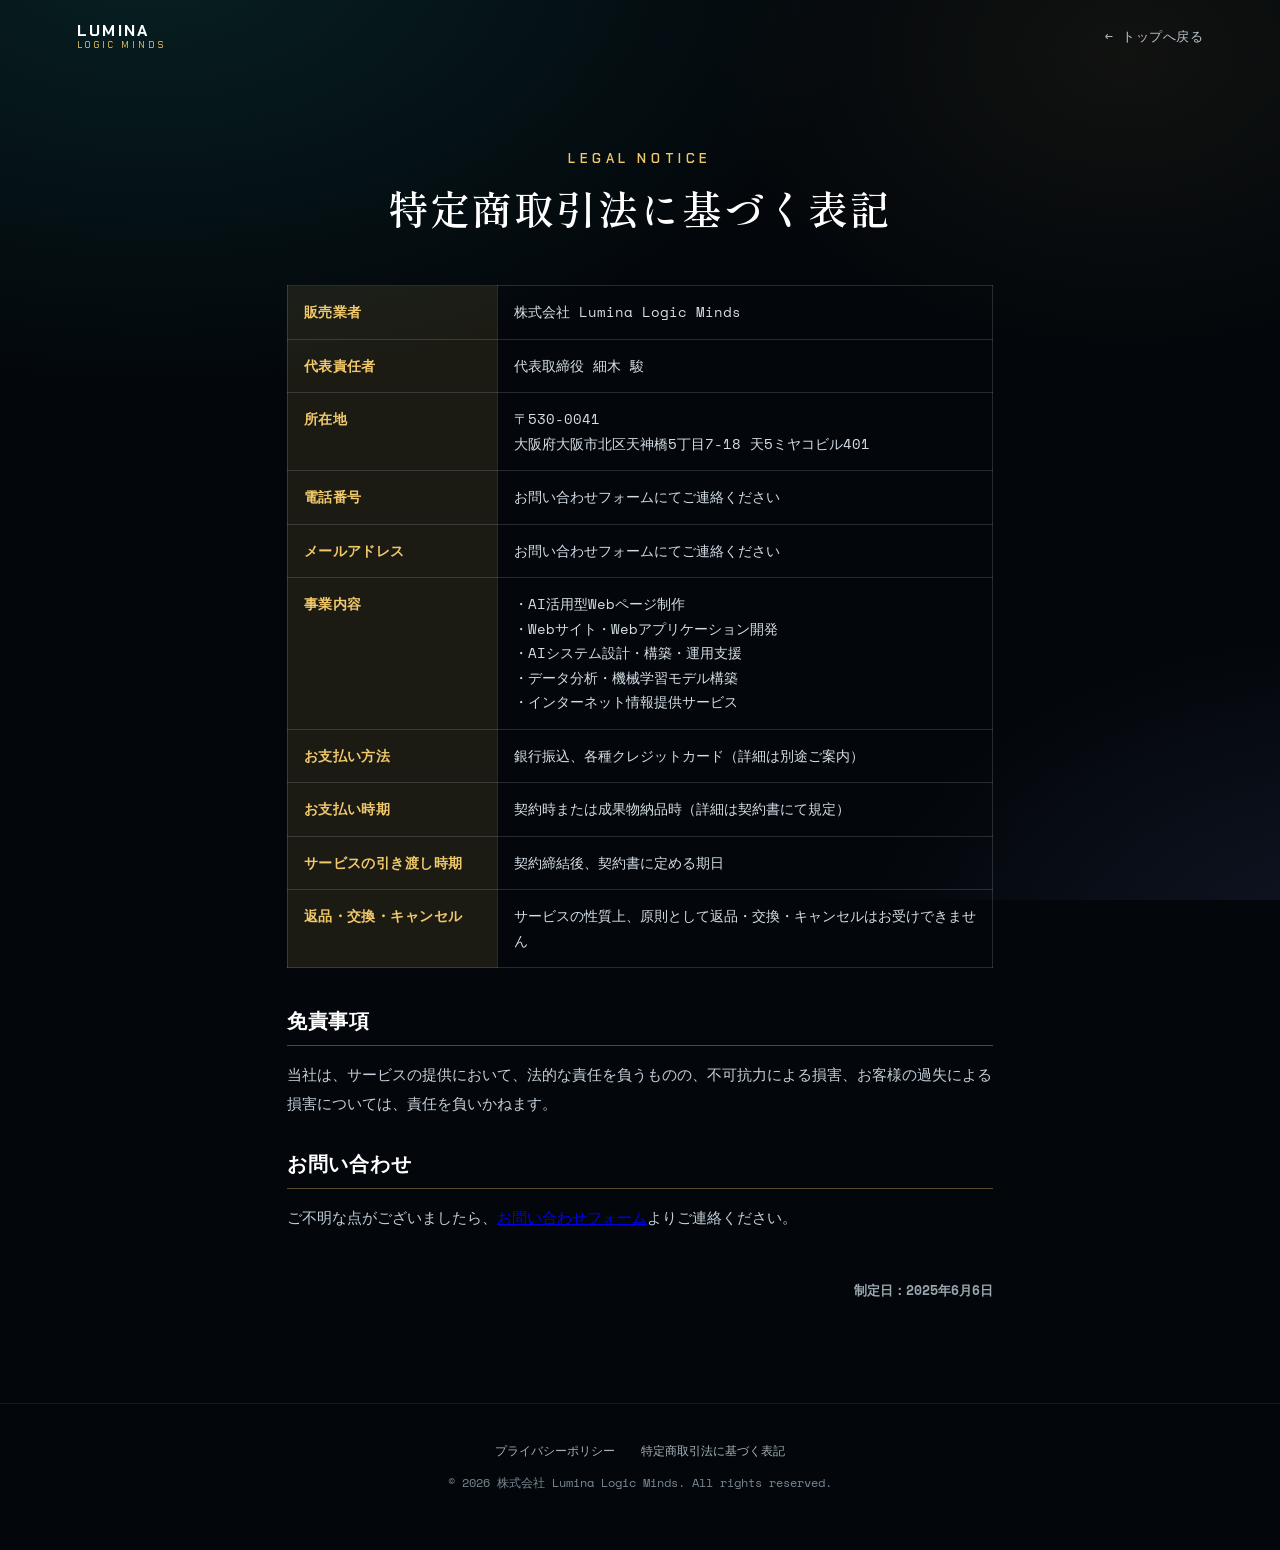
<file: tokusho.html>
<!DOCTYPE html>
<html lang="ja">
<head>
  <meta charset="UTF-8" />
  <meta name="viewport" content="width=device-width, initial-scale=1.0" />
  <title>特定商取引法に基づく表記 — Lumina Logic Minds</title>

  <meta name="description" content="株式会社 Lumina Logic Minds の特定商取引法に基づく表記" />
  <meta name="theme-color" content="#03070b" />

  <link rel="icon" type="image/png" href="assets/models/favicon.png" />
  <link rel="apple-touch-icon" href="assets/models/favicon.png" />

  <link rel="preconnect" href="https://fonts.googleapis.com" />
  <link rel="preconnect" href="https://fonts.gstatic.com" crossorigin />
  <link href="https://fonts.googleapis.com/css2?family=Chakra+Petch:wght@300;400;500;600;700&family=Shippori+Mincho:wght@500;600;700&family=Space+Grotesk:wght@400;500;600;700&family=Space+Mono:wght@400;700&family=Zen+Maru+Gothic:wght@500;700;900&display=swap" rel="stylesheet" />

  <link rel="stylesheet" href="css/contact.css" />
  <link rel="stylesheet" href="css/legal.css" />
  <script src="js/back-link.js" defer></script>
</head>
<body>
  <div class="bg" aria-hidden="true"></div>

  <header class="c-header">
    <a class="c-logo" href="index.html" data-back="legal">LUMINA<span>LOGIC&nbsp;MINDS</span></a>
    <a class="c-back" href="index.html" data-back="legal">← トップへ戻る</a>
  </header>

  <main class="legal-main">
    <p class="legal-eyebrow">Legal Notice</p>
    <h1 class="legal-title">特定商取引法に基づく表記</h1>

    <table class="legal-table">
      <tr><th>販売業者</th><td>株式会社 Lumina Logic Minds</td></tr>
      <tr><th>代表責任者</th><td>代表取締役 細木 駿</td></tr>
      <tr><th>所在地</th><td>〒530-0041<br />大阪府大阪市北区天神橋5丁目7-18 天5ミヤコビル401</td></tr>
      <tr><th>電話番号</th><td>お問い合わせフォームにてご連絡ください</td></tr>
      <tr><th>メールアドレス</th><td>お問い合わせフォームにてご連絡ください</td></tr>
      <tr>
        <th>事業内容</th>
        <td>
          ・AI活用型Webページ制作<br />
          ・Webサイト・Webアプリケーション開発<br />
          ・AIシステム設計・構築・運用支援<br />
          ・データ分析・機械学習モデル構築<br />
          ・インターネット情報提供サービス
        </td>
      </tr>
      <tr><th>お支払い方法</th><td>銀行振込、各種クレジットカード（詳細は別途ご案内）</td></tr>
      <tr><th>お支払い時期</th><td>契約時または成果物納品時（詳細は契約書にて規定）</td></tr>
      <tr><th>サービスの引き渡し時期</th><td>契約締結後、契約書に定める期日</td></tr>
      <tr><th>返品・交換・キャンセル</th><td>サービスの性質上、原則として返品・交換・キャンセルはお受けできません</td></tr>
    </table>

    <section class="legal-section">
      <h2>免責事項</h2>
      <p>当社は、サービスの提供において、法的な責任を負うものの、不可抗力による損害、お客様の過失による損害については、責任を負いかねます。</p>
    </section>

    <section class="legal-section">
      <h2>お問い合わせ</h2>
      <p>ご不明な点がございましたら、<a href="contact.html">お問い合わせフォーム</a>よりご連絡ください。</p>
    </section>

    <p class="legal-date"><strong>制定日：2025年6月6日</strong></p>
  </main>

  <footer class="c-footer">
    <div class="c-footer__links">
      <a href="privacy-policy.html">プライバシーポリシー</a>
      <a href="tokusho.html">特定商取引法に基づく表記</a>
    </div>
    <p>&copy; <span id="year">2025</span> 株式会社 Lumina Logic Minds. All rights reserved.</p>
  </footer>

  <script>
    document.getElementById("year").textContent = new Date().getFullYear();
  </script>
</body>
</html>
</file>
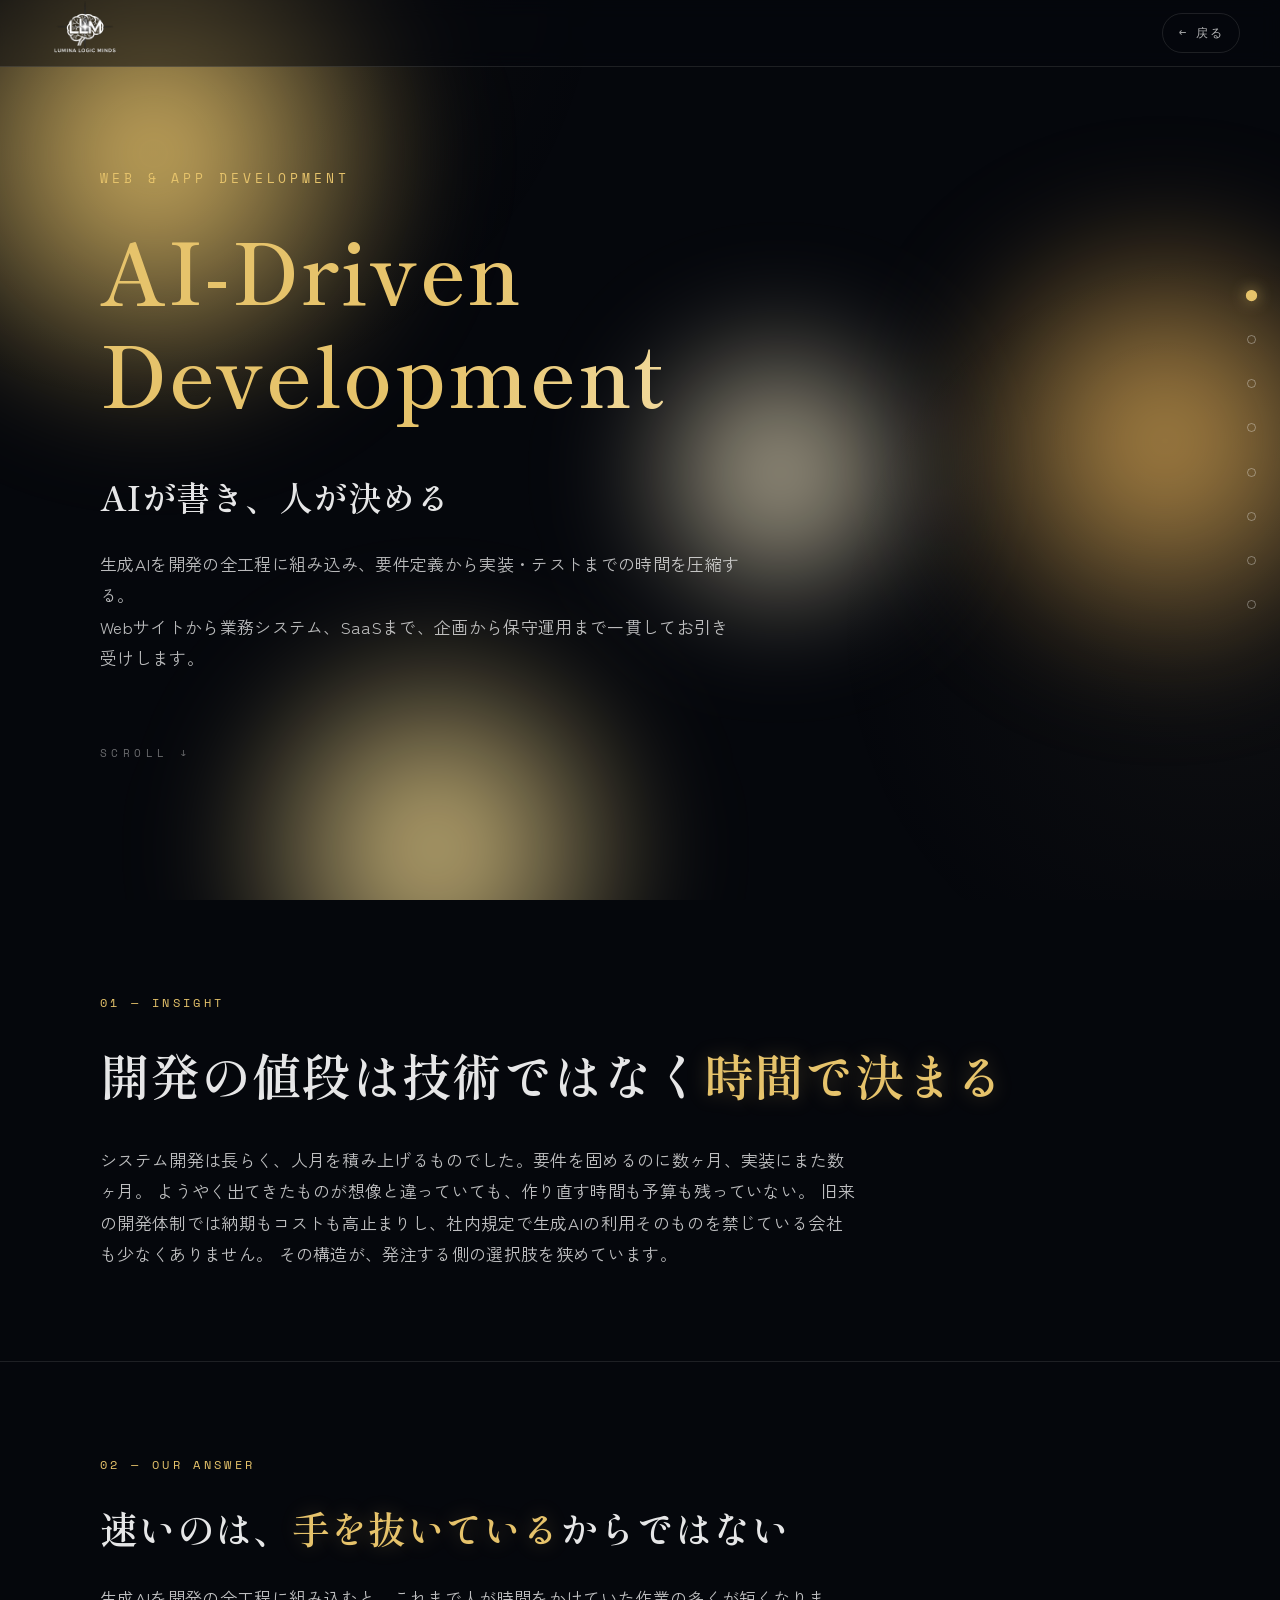
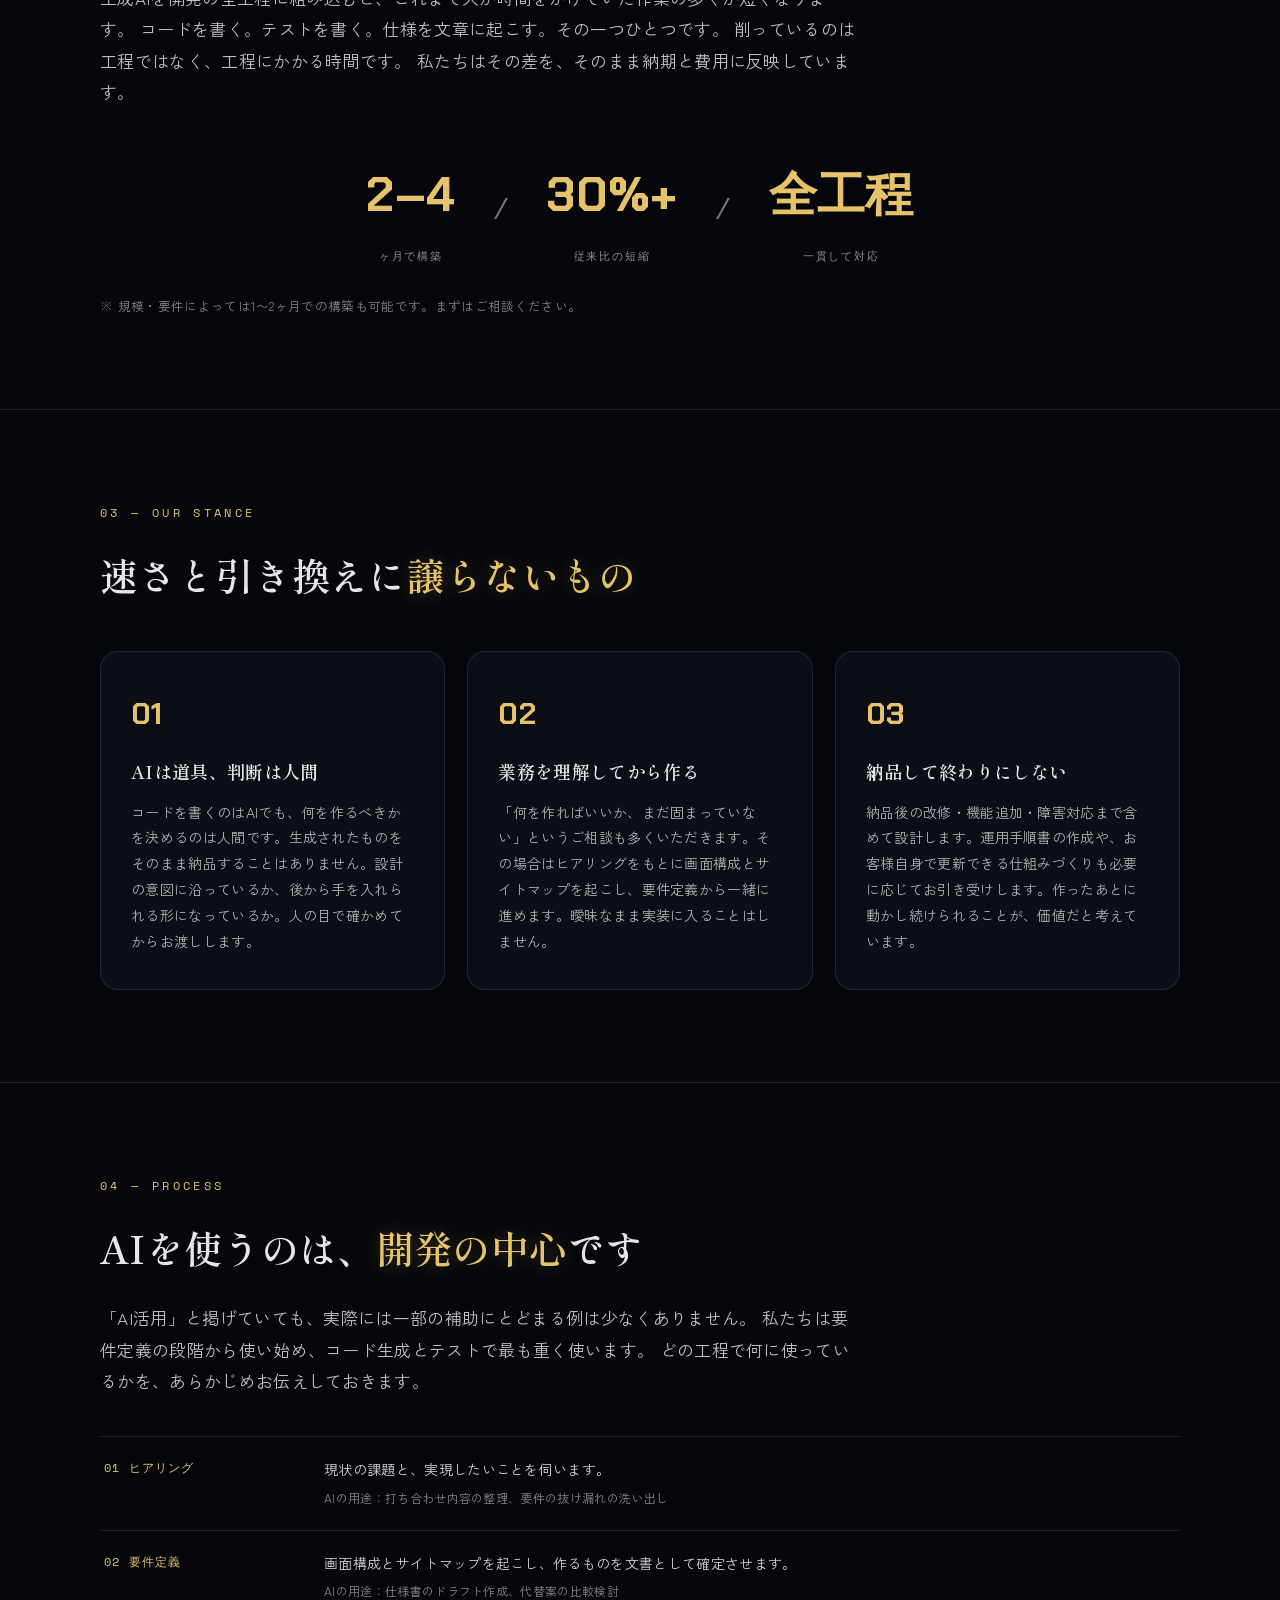
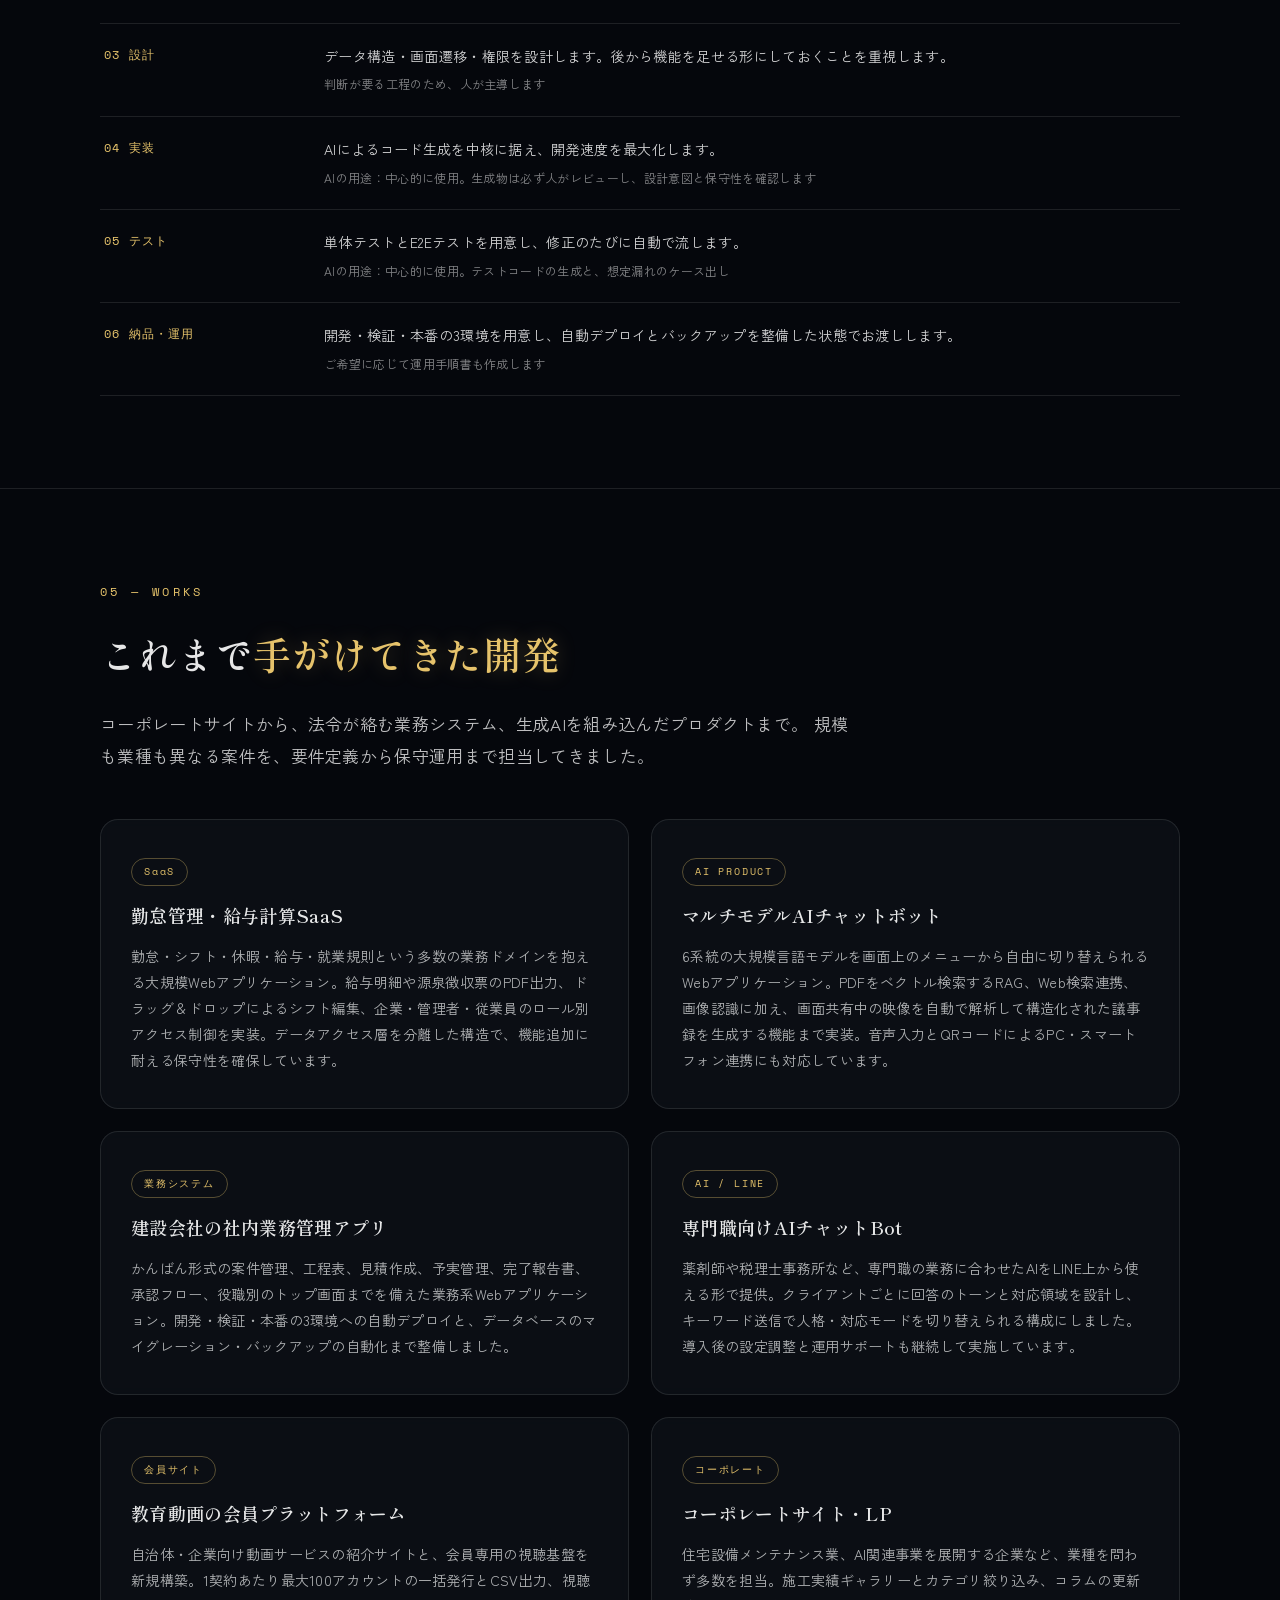
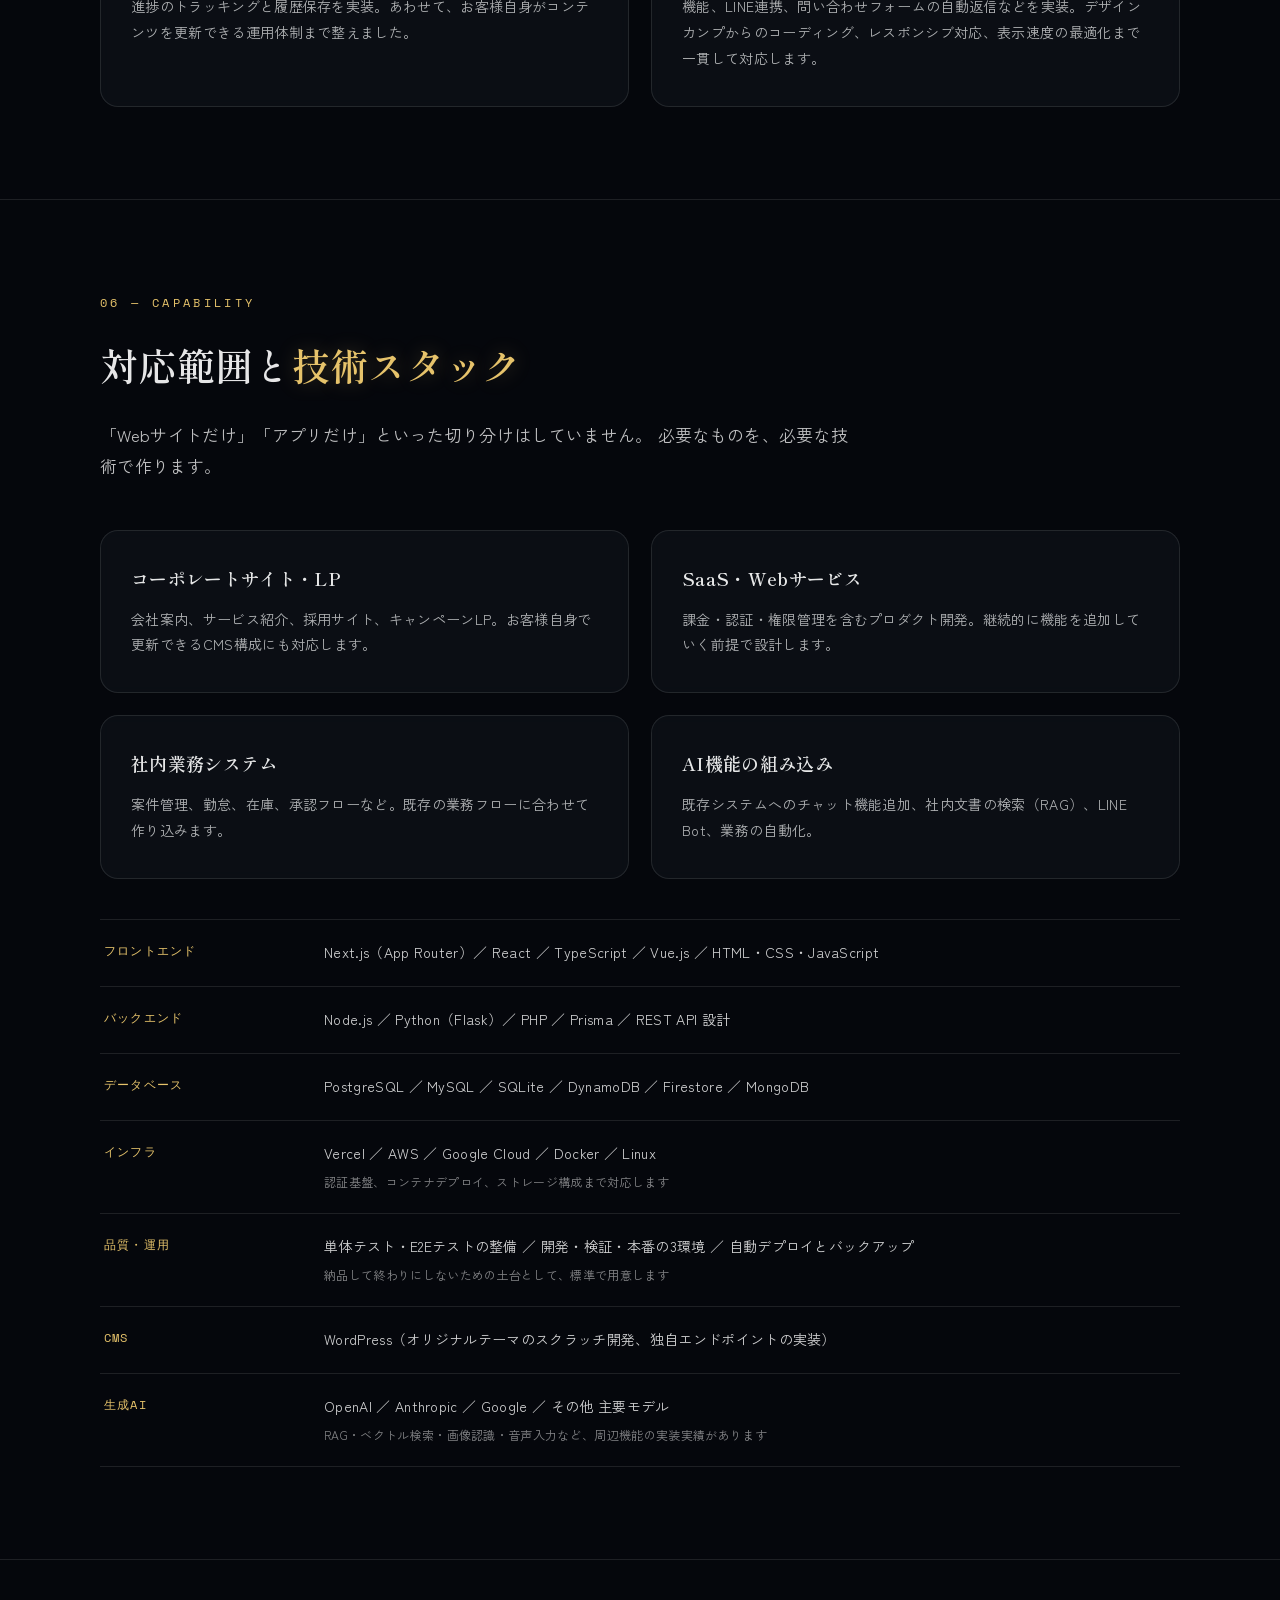
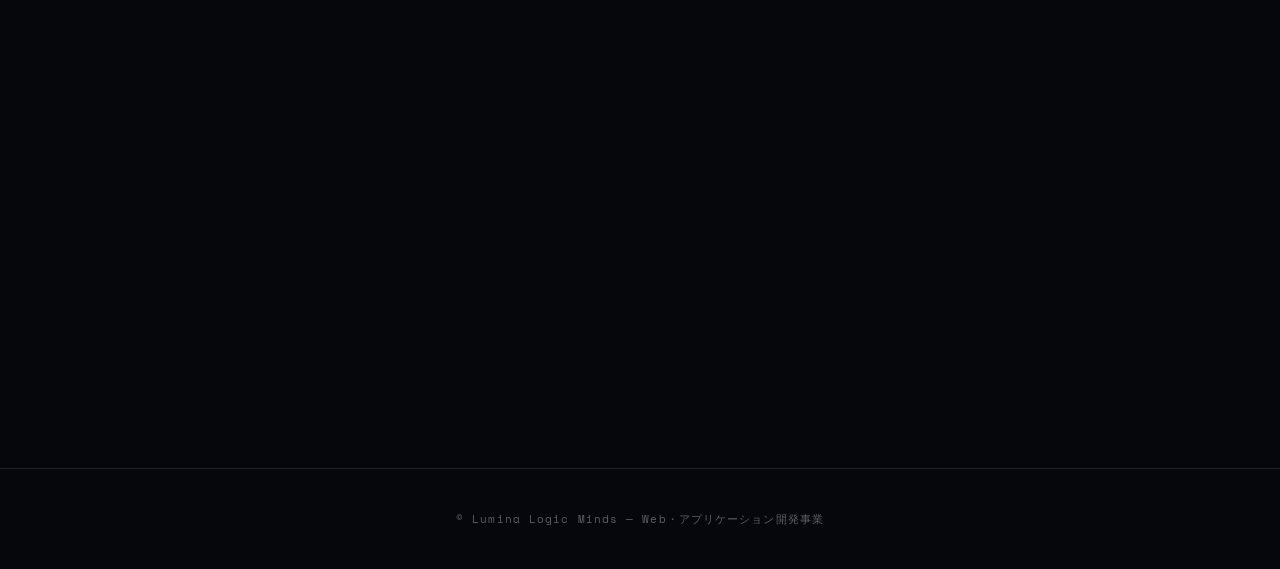
<file: web-development.html>
<!DOCTYPE html>
<html lang="ja">
<head>
  <meta charset="UTF-8" />
  <meta name="viewport" content="width=device-width, initial-scale=1.0, viewport-fit=cover" />
  <title>Web・アプリケーション開発事業｜Lumina Logic Minds</title>
  <meta name="description" content="生成AIを開発の全工程に組み込み、従来比30%以上の短納期で業務システム・Webアプリケーションを構築。要件定義から実装・テスト・保守運用まで一貫して対応します。" />
  <meta name="theme-color" content="#05070c" />

  <link rel="icon" type="image/png" href="assets/models/favicon.png" />
  <link rel="preconnect" href="https://fonts.googleapis.com" />
  <link rel="preconnect" href="https://fonts.gstatic.com" crossorigin />
  <link href="https://fonts.googleapis.com/css2?family=Chakra+Petch:wght@300;400;500;600;700&family=Shippori+Mincho:wght@500;600;700&family=Space+Grotesk:wght@400;500;600;700&family=Space+Mono:wght@400;700&family=Zen+Kaku+Gothic+New:wght@400;500;700;900&display=swap" rel="stylesheet" />

  <link rel="stylesheet" href="css/service.css" />
  <script src="js/back-link.js" defer></script>
</head>
<body>
  <div class="aurora" aria-hidden="true">
    <div class="aurora__b aurora__b1"></div>
    <div class="aurora__b aurora__b2"></div>
    <div class="aurora__b aurora__b3"></div>
    <div class="aurora__b aurora__b4"></div>
  </div>

  <div class="progress" id="progress"></div>
  <nav class="dots" id="dots" aria-label="セクションナビ"></nav>

  <nav class="topnav">
    <a class="topnav__brand" href="index.html" data-back="top"><img class="topnav__logo" src="assets/models/logo-white.png" alt="Lumina Logic Minds" /></a>
    <a class="topnav__back" href="index.html" data-back="web-development">← 戻る</a>
  </nav>

  <!-- HERO -->
  <header class="hero" id="top" data-nav="Top">
    <div class="wrap">
      <p class="hero__eyebrow">WEB &amp; APP DEVELOPMENT</p>
      <h1 class="hero__brand">AI-Driven<br />Development</h1>
      <p class="hero__jp">AIが書き、人が決める</p>
      <p class="hero__sub">
        生成AIを開発の全工程に組み込み、要件定義から実装・テストまでの時間を圧縮する。<br />
        Webサイトから業務システム、SaaSまで、企画から保守運用まで一貫してお引き受けします。
      </p>
      <p class="hero__scroll">SCROLL ↓</p>
    </div>
  </header>

  <!-- 01 INSIGHT -->
  <section id="insight" data-nav="Insight">
    <div class="wrap reveal">
      <p class="eyebrow">01 — Insight</p>
      <p class="statement">
        開発の値段は技術ではなく<span class="em">時間で決まる</span>
      </p>
      <p class="lead" style="margin-top:30px;">
        システム開発は長らく、人月を積み上げるものでした。要件を固めるのに数ヶ月、実装にまた数ヶ月。
        ようやく出てきたものが想像と違っていても、作り直す時間も予算も残っていない。
        旧来の開発体制では納期もコストも高止まりし、社内規定で生成AIの利用そのものを禁じている会社も少なくありません。
        その構造が、発注する側の選択肢を狭めています。
      </p>
    </div>
  </section>

  <!-- 02 OUR ANSWER -->
  <section id="answer" data-nav="Answer">
    <div class="wrap reveal">
      <p class="eyebrow">02 — Our Answer</p>
      <h2 class="section-title">速いのは、<span class="em">手を抜いている</span>からではない</h2>
      <p class="lead">
        生成AIを開発の全工程に組み込むと、これまで人が時間をかけていた作業の多くが短くなります。
        コードを書く。テストを書く。仕様を文章に起こす。その一つひとつです。
        削っているのは工程ではなく、工程にかかる時間です。
        私たちはその差を、そのまま納期と費用に反映しています。
      </p>
      <div class="calc">
        <div class="calc__item"><div class="n">2–4</div><div class="l">ヶ月で構築</div></div>
        <div class="calc__op">/</div>
        <div class="calc__item"><div class="n">30%+</div><div class="l">従来比の短縮</div></div>
        <div class="calc__op">/</div>
        <div class="calc__item"><div class="n">全工程</div><div class="l">一貫して対応</div></div>
      </div>
      <p class="note">※ 規模・要件によっては1〜2ヶ月での構築も可能です。まずはご相談ください。</p>
    </div>
  </section>

  <!-- 03 PRINCIPLES -->
  <section id="principles" data-nav="Principles">
    <div class="wrap reveal">
      <p class="eyebrow">03 — Our Stance</p>
      <h2 class="section-title">速さと引き換えに<span class="em">譲らないもの</span></h2>
      <div class="grid grid-3">
        <div class="card">
          <div class="card__num">01</div>
          <div class="card__title">AIは道具、判断は人間</div>
          <p class="card__body">コードを書くのはAIでも、何を作るべきかを決めるのは人間です。生成されたものをそのまま納品することはありません。設計の意図に沿っているか、後から手を入れられる形になっているか。人の目で確かめてからお渡しします。</p>
        </div>
        <div class="card">
          <div class="card__num">02</div>
          <div class="card__title">業務を理解してから作る</div>
          <p class="card__body">「何を作ればいいか、まだ固まっていない」というご相談も多くいただきます。その場合はヒアリングをもとに画面構成とサイトマップを起こし、要件定義から一緒に進めます。曖昧なまま実装に入ることはしません。</p>
        </div>
        <div class="card">
          <div class="card__num">03</div>
          <div class="card__title">納品して終わりにしない</div>
          <p class="card__body">納品後の改修・機能追加・障害対応まで含めて設計します。運用手順書の作成や、お客様自身で更新できる仕組みづくりも必要に応じてお引き受けします。作ったあとに動かし続けられることが、価値だと考えています。</p>
        </div>
      </div>
    </div>
  </section>

  <!-- 04 PROCESS -->
  <section id="process" data-nav="Process">
    <div class="wrap reveal">
      <p class="eyebrow">04 — Process</p>
      <h2 class="section-title">AIを使うのは、<span class="em">開発の中心</span>です</h2>
      <p class="lead">
        「AI活用」と掲げていても、実際には一部の補助にとどまる例は少なくありません。
        私たちは要件定義の段階から使い始め、コード生成とテストで最も重く使います。
        どの工程で何に使っているかを、あらかじめお伝えしておきます。
      </p>

      <div class="specs">
        <div class="specs__row">
          <div class="specs__k">01 ヒアリング</div>
          <div class="specs__v">現状の課題と、実現したいことを伺います。
            <small>AIの用途：打ち合わせ内容の整理、要件の抜け漏れの洗い出し</small></div>
        </div>
        <div class="specs__row">
          <div class="specs__k">02 要件定義</div>
          <div class="specs__v">画面構成とサイトマップを起こし、作るものを文書として確定させます。
            <small>AIの用途：仕様書のドラフト作成、代替案の比較検討</small></div>
        </div>
        <div class="specs__row">
          <div class="specs__k">03 設計</div>
          <div class="specs__v">データ構造・画面遷移・権限を設計します。後から機能を足せる形にしておくことを重視します。
            <small>判断が要る工程のため、人が主導します</small></div>
        </div>
        <div class="specs__row">
          <div class="specs__k">04 実装</div>
          <div class="specs__v">AIによるコード生成を中核に据え、開発速度を最大化します。
            <small>AIの用途：中心的に使用。生成物は必ず人がレビューし、設計意図と保守性を確認します</small></div>
        </div>
        <div class="specs__row">
          <div class="specs__k">05 テスト</div>
          <div class="specs__v">単体テストとE2Eテストを用意し、修正のたびに自動で流します。
            <small>AIの用途：中心的に使用。テストコードの生成と、想定漏れのケース出し</small></div>
        </div>
        <div class="specs__row">
          <div class="specs__k">06 納品・運用</div>
          <div class="specs__v">開発・検証・本番の3環境を用意し、自動デプロイとバックアップを整備した状態でお渡しします。
            <small>ご希望に応じて運用手順書も作成します</small></div>
        </div>
      </div>
    </div>
  </section>

  <!-- 05 WORKS -->
  <section id="works" data-nav="Works">
    <div class="wrap reveal">
      <p class="eyebrow">05 — Works</p>
      <h2 class="section-title">これまで<span class="em">手がけてきた開発</span></h2>
      <p class="lead">
        コーポレートサイトから、法令が絡む業務システム、生成AIを組み込んだプロダクトまで。
        規模も業種も異なる案件を、要件定義から保守運用まで担当してきました。
      </p>

      <div class="grid grid-2">
        <div class="card">
          <span class="card__tag">SaaS</span>
          <div class="card__title">勤怠管理・給与計算SaaS</div>
          <p class="card__body">勤怠・シフト・休暇・給与・就業規則という多数の業務ドメインを抱える大規模Webアプリケーション。給与明細や源泉徴収票のPDF出力、ドラッグ＆ドロップによるシフト編集、企業・管理者・従業員のロール別アクセス制御を実装。データアクセス層を分離した構造で、機能追加に耐える保守性を確保しています。</p>
        </div>
        <div class="card">
          <span class="card__tag">AI PRODUCT</span>
          <div class="card__title">マルチモデルAIチャットボット</div>
          <p class="card__body">6系統の大規模言語モデルを画面上のメニューから自由に切り替えられるWebアプリケーション。PDFをベクトル検索するRAG、Web検索連携、画像認識に加え、画面共有中の映像を自動で解析して構造化された議事録を生成する機能まで実装。音声入力とQRコードによるPC・スマートフォン連携にも対応しています。</p>
        </div>
        <div class="card">
          <span class="card__tag">業務システム</span>
          <div class="card__title">建設会社の社内業務管理アプリ</div>
          <p class="card__body">かんばん形式の案件管理、工程表、見積作成、予実管理、完了報告書、承認フロー、役職別のトップ画面までを備えた業務系Webアプリケーション。開発・検証・本番の3環境への自動デプロイと、データベースのマイグレーション・バックアップの自動化まで整備しました。</p>
        </div>
        <div class="card">
          <span class="card__tag">AI / LINE</span>
          <div class="card__title">専門職向けAIチャットBot</div>
          <p class="card__body">薬剤師や税理士事務所など、専門職の業務に合わせたAIをLINE上から使える形で提供。クライアントごとに回答のトーンと対応領域を設計し、キーワード送信で人格・対応モードを切り替えられる構成にしました。導入後の設定調整と運用サポートも継続して実施しています。</p>
        </div>
        <div class="card">
          <span class="card__tag">会員サイト</span>
          <div class="card__title">教育動画の会員プラットフォーム</div>
          <p class="card__body">自治体・企業向け動画サービスの紹介サイトと、会員専用の視聴基盤を新規構築。1契約あたり最大100アカウントの一括発行とCSV出力、視聴進捗のトラッキングと履歴保存を実装。あわせて、お客様自身がコンテンツを更新できる運用体制まで整えました。</p>
        </div>
        <div class="card">
          <span class="card__tag">コーポレート</span>
          <div class="card__title">コーポレートサイト・LP</div>
          <p class="card__body">住宅設備メンテナンス業、AI関連事業を展開する企業など、業種を問わず多数を担当。施工実績ギャラリーとカテゴリ絞り込み、コラムの更新機能、LINE連携、問い合わせフォームの自動返信などを実装。デザインカンプからのコーディング、レスポンシブ対応、表示速度の最適化まで一貫して対応します。</p>
        </div>
      </div>
    </div>
  </section>

  <!-- 06 CAPABILITY -->
  <section id="capability" data-nav="Capability">
    <div class="wrap reveal">
      <p class="eyebrow">06 — Capability</p>
      <h2 class="section-title">対応範囲と<span class="em">技術スタック</span></h2>
      <p class="lead">
        「Webサイトだけ」「アプリだけ」といった切り分けはしていません。
        必要なものを、必要な技術で作ります。
      </p>

      <div class="grid grid-2">
        <div class="card">
          <div class="card__title">コーポレートサイト・LP</div>
          <p class="card__body">会社案内、サービス紹介、採用サイト、キャンペーンLP。お客様自身で更新できるCMS構成にも対応します。</p>
        </div>
        <div class="card">
          <div class="card__title">SaaS・Webサービス</div>
          <p class="card__body">課金・認証・権限管理を含むプロダクト開発。継続的に機能を追加していく前提で設計します。</p>
        </div>
        <div class="card">
          <div class="card__title">社内業務システム</div>
          <p class="card__body">案件管理、勤怠、在庫、承認フローなど。既存の業務フローに合わせて作り込みます。</p>
        </div>
        <div class="card">
          <div class="card__title">AI機能の組み込み</div>
          <p class="card__body">既存システムへのチャット機能追加、社内文書の検索（RAG）、LINE Bot、業務の自動化。</p>
        </div>
      </div>

      <div class="specs">
        <div class="specs__row">
          <div class="specs__k">フロントエンド</div>
          <div class="specs__v">Next.js（App Router）／ React ／ TypeScript ／ Vue.js ／ HTML・CSS・JavaScript</div>
        </div>
        <div class="specs__row">
          <div class="specs__k">バックエンド</div>
          <div class="specs__v">Node.js ／ Python（Flask）／ PHP ／ Prisma ／ REST API 設計</div>
        </div>
        <div class="specs__row">
          <div class="specs__k">データベース</div>
          <div class="specs__v">PostgreSQL ／ MySQL ／ SQLite ／ DynamoDB ／ Firestore ／ MongoDB</div>
        </div>
        <div class="specs__row">
          <div class="specs__k">インフラ</div>
          <div class="specs__v">Vercel ／ AWS ／ Google Cloud ／ Docker ／ Linux
            <small>認証基盤、コンテナデプロイ、ストレージ構成まで対応します</small></div>
        </div>
        <div class="specs__row">
          <div class="specs__k">品質・運用</div>
          <div class="specs__v">単体テスト・E2Eテストの整備 ／ 開発・検証・本番の3環境 ／ 自動デプロイとバックアップ
            <small>納品して終わりにしないための土台として、標準で用意します</small></div>
        </div>
        <div class="specs__row">
          <div class="specs__k">CMS</div>
          <div class="specs__v">WordPress（オリジナルテーマのスクラッチ開発、独自エンドポイントの実装）</div>
        </div>
        <div class="specs__row">
          <div class="specs__k">生成AI</div>
          <div class="specs__v">OpenAI ／ Anthropic ／ Google ／ その他 主要モデル
            <small>RAG・ベクトル検索・画像認識・音声入力など、周辺機能の実装実績があります</small></div>
        </div>
      </div>
    </div>
  </section>

  <!-- FINAL CTA -->
  <section class="final" id="contact" data-nav="Contact">
    <div class="wrap reveal">
      <h2 class="final__h">Let's build it faster.</h2>
      <p class="final__p">
        つくりたいものが固まっていなくても構いません。<br />
        「何ができるか分からない」という段階から、一緒に整理します。
      </p>
      <a class="btn" href="contact.html">お問い合わせはこちら <span>→</span></a>
    </div>
  </section>

  <footer>
    <p class="small">© Lumina Logic Minds — Web・アプリケーション開発事業</p>
  </footer>

  <script src="js/service-page.js"></script>
</body>
</html>
</file>
<file: css/contact.css>
/* =========================================================
   Contact page — Lumina Logic Minds
   Cohesive with the top page (dark + glass + gold accent, same
   fonts) but its own calm, static space (no Three.js scene), and
   a two-column layout so it does not feel like a copy of the top.
   ========================================================= */
:root {
  --gold: #f1c96b;
  --gold-deep: #d9a441;
  --cyan: #39ffe0;
  --peri: #9ca5ff;
  --ink: #03070b;
  --disp: "Chakra Petch", sans-serif;
  --mono: "Space Mono", monospace;
  --serif: "Shippori Mincho", serif;
}

* { box-sizing: border-box; }

html { scroll-behavior: smooth; }

body {
  margin: 0;
  min-height: 100vh;
  display: flex;
  flex-direction: column;
  background: var(--ink);
  color: #fff;
  font-family: var(--mono);
  -webkit-font-smoothing: antialiased;
}

/* ---- calm backdrop: soft teal + periwinkle glows over near-black ---- */
.bg {
  position: fixed;
  inset: 0;
  z-index: -1;
  background:
    radial-gradient(1200px 720px at 12% -5%, rgba(22, 120, 118, 0.22), transparent 60%),
    radial-gradient(900px 620px at 105% 108%, rgba(90, 100, 175, 0.16), transparent 55%),
    var(--ink);
}
/* faint gold hairline drifting through — a quiet nod to the brand accent */
.bg::after {
  content: "";
  position: absolute;
  inset: 0;
  background: radial-gradient(700px 500px at 88% 6%, rgba(241, 201, 107, 0.06), transparent 60%);
}

/* ===== Header ===== */
.c-header {
  position: fixed;
  top: 0; left: 0; right: 0;
  display: flex;
  justify-content: space-between;
  align-items: center;
  padding: 22px 6vw;
  z-index: 10;
}
.c-logo {
  display: flex;
  flex-direction: column;
  line-height: 1.15;
  font-family: var(--disp);
  font-weight: 700;
  font-size: 16px;
  letter-spacing: 0.14em;
  color: #fff;
  text-decoration: none;
}
.c-logo span {
  font-size: 9px;
  letter-spacing: 0.34em;
  font-weight: 400;
  color: var(--gold);
}
.c-back {
  font-family: var(--mono);
  font-size: 13px;
  letter-spacing: 0.04em;
  color: rgba(230, 242, 255, 0.8);
  text-decoration: none;
  transition: color 0.25s ease;
}
.c-back:hover { color: var(--gold); }

/* ===== Main : two columns ===== */
.c-main {
  flex: 1 0 auto;
  width: 100%;
  max-width: 1120px;
  margin: 0 auto;
  padding: 150px 6vw 90px;
  display: grid;
  grid-template-columns: 1fr 1.05fr;
  gap: 64px;
  align-items: start;
}

/* ---- Left: intro ---- */
.c-intro { position: sticky; top: 150px; }
.c-eyebrow {
  margin: 0 0 14px;
  font-family: var(--disp);
  font-size: 14px;
  font-weight: 600;
  letter-spacing: 0.35em;
  text-transform: uppercase;
  color: var(--gold);
}
.c-title {
  margin: 0 0 26px;
  font-family: var(--serif);
  font-weight: 600;
  font-size: clamp(30px, 4vw, 46px);
  letter-spacing: 0.05em;
}
.c-lead {
  margin: 0 0 36px;
  font-size: clamp(14px, 1.05vw, 16px);
  line-height: 1.95;
  letter-spacing: 0.02em;
  color: rgba(230, 242, 255, 0.82);
  word-break: keep-all; /* break only at the explicit <br>, no mid-phrase wrap */
}
.c-meta { margin: 0; display: flex; flex-direction: column; gap: 18px; }
.c-meta > div { display: grid; grid-template-columns: 76px 1fr; gap: 16px; align-items: baseline; }
.c-meta dt {
  font-family: var(--disp);
  font-size: 12px;
  letter-spacing: 0.16em;
  text-transform: uppercase;
  color: var(--gold);
}
.c-meta dd {
  margin: 0;
  font-size: 14px;
  line-height: 1.65;
  color: rgba(235, 245, 255, 0.9);
}

/* ---- Right: glass form panel ---- */
.c-form {
  background: rgba(255, 255, 255, 0.05);
  border: 1px solid rgba(241, 201, 107, 0.18);
  border-radius: 18px;
  padding: 42px;
  -webkit-backdrop-filter: blur(10px);
  backdrop-filter: blur(10px);
  box-shadow: 0 24px 60px rgba(0, 0, 0, 0.45);
}
.c-field { margin-bottom: 22px; }
.c-field label {
  display: block;
  margin-bottom: 8px;
  font-family: var(--disp);
  font-size: 14px;
  letter-spacing: 0.05em;
  color: rgba(240, 246, 255, 0.9);
}
.c-field label span { color: var(--gold); }
.c-field input,
.c-field textarea {
  width: 100%;
  padding: 14px 16px;
  background: rgba(255, 255, 255, 0.06);
  border: 1px solid rgba(255, 255, 255, 0.16);
  border-radius: 10px;
  color: #fff;
  font-family: var(--mono);
  font-size: 15px;
  transition: border-color 0.25s ease, box-shadow 0.25s ease, background 0.25s ease;
}
.c-field input::placeholder,
.c-field textarea::placeholder { color: rgba(255, 255, 255, 0.34); }
.c-field input:focus,
.c-field textarea:focus {
  outline: none;
  border-color: var(--gold);
  background: rgba(255, 255, 255, 0.09);
  box-shadow: 0 0 0 3px rgba(241, 201, 107, 0.15);
}
.c-field textarea { min-height: 150px; resize: vertical; }

/* ---- Submit : solid gold pill (no gradient, to match the top CTA taste) ---- */
.c-submit {
  display: flex;
  align-items: center;
  justify-content: center;
  min-width: 200px;
  margin: 8px auto 0; /* centre the button within the form panel */
  padding: 16px 36px;
  font-family: var(--disp);
  font-weight: 700;
  font-size: 16px;
  letter-spacing: 0.12em;
  color: #1c1405;
  background: var(--gold);
  border: none;
  border-radius: 999px;
  cursor: pointer;
  box-shadow: 0 0 22px rgba(241, 201, 107, 0.3);
  transition: transform 0.3s ease, box-shadow 0.3s ease, background 0.3s ease, opacity 0.3s ease;
}
.c-submit:hover {
  background: #ffdd8a;
  transform: translateY(-2px);
  box-shadow: 0 0 30px rgba(241, 201, 107, 0.55);
}
.c-submit:active { transform: translateY(0); }
.c-submit:disabled { opacity: 0.5; cursor: not-allowed; transform: none; }

/* ===== Footer ===== */
.c-footer {
  flex-shrink: 0;
  text-align: center;
  padding: 38px 6vw 46px;
  border-top: 1px solid rgba(255, 255, 255, 0.08);
  font-family: var(--mono);
  font-size: 12px;
  color: rgba(200, 220, 235, 0.6);
}
.c-footer__links {
  display: flex;
  gap: 26px;
  justify-content: center;
  flex-wrap: wrap;
  margin-bottom: 14px;
}
.c-footer__links a {
  color: rgba(220, 235, 245, 0.75);
  text-decoration: none;
  transition: color 0.25s ease;
}
.c-footer__links a:hover { color: var(--gold); }

/* ===== Responsive ===== */
@media (max-width: 820px) {
  .c-main {
    grid-template-columns: 1fr;
    gap: 40px;
    padding: 120px 7vw 70px;
  }
  .c-intro { position: static; top: auto; }
  .c-form { padding: 32px 26px; }
}
@media (max-width: 420px) {
  .c-header { padding: 18px 6vw; }
  .c-back { font-size: 12px; }
}
</file>
<file: css/service.css>
/* 事業紹介ページ共通スタイル
 * reskilling.html のインライン <style> から切り出したもの。事業詳細ページで共有する。
 * reskilling.html 自体は完成・稼働済みのため変更していない（同等の記述があちらにも残る）。
 * デザインを変える際は両方に反映すること。
 */
:root {
  --cyan: #00ffff;
  --peri: #9ca5ff;
  --gold: #e6c36b;
  --bg: #05070c;
  --panel: rgba(16, 20, 28, 0.6);
  --line: rgba(255, 255, 255, 0.1);
  --disp: "Chakra Petch", sans-serif;
  --mono: "Space Mono", monospace;
  --jp: "Zen Kaku Gothic New", sans-serif;
  --mincho: "Shippori Mincho", serif;
}
* { margin: 0; padding: 0; box-sizing: border-box; }
html { scroll-behavior: smooth; }
body {
  background: var(--bg); color: rgba(255, 255, 255, 0.9);
  font-family: var(--jp); line-height: 1.85; letter-spacing: 0.02em;
  -webkit-font-smoothing: antialiased; overflow-x: hidden;
}
/* faint static base glow */
body::before {
  content: ""; position: fixed; inset: 0; z-index: -2; pointer-events: none;
  background:
    radial-gradient(60vw 60vw at 12% -5%, rgba(230, 195, 107, 0.05), transparent 60%),
    radial-gradient(50vw 50vw at 95% 70%, rgba(214, 188, 130, 0.05), transparent 60%);
}
/* ===== aurora: soft gold light blobs drifting slowly behind everything ===== */
.aurora { position: fixed; inset: 0; z-index: -1; overflow: hidden; pointer-events: none; }
.aurora__b {
  position: absolute; border-radius: 50%; filter: blur(52px);
  mix-blend-mode: screen; will-change: transform, opacity;
}
.aurora__b1 { width: 44vw; height: 44vw; left: -10vw; top: -10vw;
  background: radial-gradient(circle, rgba(235,198,108,0.95), transparent 70%); animation: drift1 20s ease-in-out infinite; }
.aurora__b2 { width: 38vw; height: 38vw; right: -10vw; top: 22%;
  background: radial-gradient(circle, rgba(205,158,80,0.95), transparent 70%); animation: drift2 24s ease-in-out infinite; }
.aurora__b3 { width: 36vw; height: 36vw; left: 16%; bottom: -14vw;
  background: radial-gradient(circle, rgba(255,228,150,0.85), transparent 70%); animation: drift3 22s ease-in-out infinite; }
.aurora__b4 { width: 26vw; height: 26vw; left: 48%; top: 34%;
  background: radial-gradient(circle, rgba(255,242,205,0.8), transparent 70%); animation: drift4 17s ease-in-out infinite; }
@keyframes drift1 {
  0%,100% { transform: translate(0,0) scale(1);        opacity: .14; }
  30%     { transform: translate(26vw,14vh) scale(1.35); opacity: .34; }
  60%     { transform: translate(8vw,30vh) scale(1.05);  opacity: .22; }
}
@keyframes drift2 {
  0%,100% { transform: translate(0,0) scale(1.1);      opacity: .12; }
  35%     { transform: translate(-24vw,-12vh) scale(.8); opacity: .30; }
  70%     { transform: translate(-6vw,18vh) scale(1.25); opacity: .20; }
}
@keyframes drift3 {
  0%,100% { transform: translate(0,0) scale(1);         opacity: .10; }
  40%     { transform: translate(22vw,-22vh) scale(1.35); opacity: .28; }
  75%     { transform: translate(-10vw,-6vh) scale(.95);  opacity: .18; }
}
@keyframes drift4 {
  0%,100% { transform: translate(0,0) scale(.9);        opacity: .05; }
  50%     { transform: translate(-22vw,18vh) scale(1.3); opacity: .24; }
}
@media (prefers-reduced-motion: reduce) { .aurora__b { animation: none; } }
a { color: inherit; }
.wrap { width: min(1080px, 90vw); margin: 0 auto; }

/* ===== top nav ===== */
.topnav {
  position: fixed; top: 0; left: 0; right: 0; z-index: 20;
  display: flex; align-items: center; justify-content: space-between;
  padding: 6px min(5vw, 40px);
  backdrop-filter: blur(10px); background: rgba(5, 7, 12, 0.5);
  border-bottom: 1px solid var(--line);
}
.topnav__brand { display: flex; align-items: center; text-decoration: none; }
.topnav__logo { height: 90px; width: auto; display: block; margin: -18px 0; }
.topnav__back {
  font-family: var(--mono); font-size: 12px; letter-spacing: 0.12em; text-decoration: none;
  color: rgba(255,255,255,0.7); padding: 8px 16px; border: 1px solid var(--line); border-radius: 999px;
  transition: color .25s, border-color .25s, background .25s;
}
.topnav__back:hover { color: #fff; border-color: var(--gold); background: rgba(230,195,107,0.08); }

/* ===== eyebrow / section heads ===== */
.eyebrow {
  font-family: var(--mono); font-size: 12px; letter-spacing: 0.28em; text-transform: uppercase;
  color: var(--gold); margin-bottom: 22px;
}
section { padding: 92px 0; border-top: 1px solid var(--line); }
section:first-of-type { border-top: none; }
h2.section-title {
  font-family: var(--mincho); font-weight: 600; line-height: 1.5;
  font-size: clamp(23px, 3.4vw, 38px); margin-bottom: 26px;
}
.lead { font-size: clamp(15px, 1.5vw, 17px); color: rgba(255,255,255,0.74); max-width: 760px; }

/* ===== hero ===== */
.hero {
  min-height: 100vh; display: flex; flex-direction: column; justify-content: center;
  padding: 120px 0 90px; border-top: none;
}
.hero__eyebrow { font-family: var(--mono); font-size: 13px; letter-spacing: 0.3em; color: var(--gold); margin-bottom: 28px; }
.hero__brand {
  font-family: var(--mincho); font-weight: 600; letter-spacing: 0.02em;
  font-size: clamp(38px, 7.4vw, 84px); line-height: 1.22; padding-bottom: 0.16em;
  background: linear-gradient(110deg, var(--gold) 16%, #fff7e0 40%, #ffffff 50%, #fff7e0 60%, var(--gold) 84%);
  background-size: 220% auto;
  -webkit-background-clip: text; background-clip: text; -webkit-text-fill-color: transparent;
  opacity: 0; animation: heroIn 1s cubic-bezier(.2,.75,.2,1) .35s forwards, shimmer 6.5s linear infinite;
}
@keyframes shimmer { from { background-position: 200% center; } to { background-position: -200% center; } }
/* gold emphasis, in the same elegant mincho as the site subtitle */
.em {
  font-family: var(--mincho); font-weight: 600; color: var(--gold);
  text-shadow: 0 0 20px rgba(230, 195, 107, 0.28);
}
.hero__jp {
  font-family: var(--mincho); font-weight: 600; font-size: clamp(20px, 3.2vw, 34px);
  margin: 34px 0 26px; line-height: 1.5;
}
.hero__sub { font-size: clamp(14px, 1.5vw, 17px); color: rgba(255,255,255,0.72); max-width: 640px; }
.hero__scroll { margin-top: 70px; font-family: var(--mono); font-size: 11px; letter-spacing: 0.4em; color: rgba(255,255,255,0.4); }

/* ===== insight / answer big statement ===== */
.statement {
  font-family: var(--mincho); font-weight: 600; line-height: 1.55;
  font-size: clamp(26px, 4.4vw, 50px);
}
.statement .accent { color: var(--gold); }

/* ===== card grids ===== */
.grid { display: grid; gap: 22px; margin-top: 48px; }
.grid-3 { grid-template-columns: repeat(3, 1fr); }
.grid-2 { grid-template-columns: repeat(2, 1fr); }
.card {
  background: var(--panel); border: 1px solid var(--line); border-radius: 18px;
  padding: 34px 30px; backdrop-filter: blur(6px);
  transition: border-color .3s, transform .3s, box-shadow .3s;
}
.card:hover { border-color: rgba(230,195,107,0.4); transform: translateY(-4px); box-shadow: 0 18px 50px rgba(0,0,0,0.45), 0 0 40px rgba(230,195,107,0.08); }
.card__num { font-family: var(--disp); font-weight: 700; font-size: 30px; color: var(--gold); margin-bottom: 16px; }
.card__title { font-family: var(--mincho); font-weight: 600; font-size: 18px; line-height: 1.55; margin-bottom: 14px; }
.card__body { font-size: 14px; color: rgba(255,255,255,0.68); line-height: 1.85; }
.card__tag {
  display: inline-block; font-family: var(--mono); font-size: 10px; letter-spacing: 0.18em;
  color: var(--gold); border: 1px solid rgba(230,195,107,0.35); border-radius: 999px;
  padding: 4px 12px; margin-bottom: 16px;
}
.card__hours { font-family: var(--disp); font-weight: 700; font-size: 22px; color: #fff; float: right; }

/* ===== curriculum maths line ===== */
.calc {
  display: flex; align-items: center; justify-content: center; gap: clamp(14px, 3vw, 40px);
  flex-wrap: wrap; margin: 44px 0 10px; text-align: center;
}
.calc__item .n { font-family: var(--disp); font-weight: 700; font-size: clamp(28px, 5vw, 48px); color: var(--gold); }
.calc__item .l { font-family: var(--mono); font-size: 11px; letter-spacing: 0.16em; color: rgba(255,255,255,0.55); margin-top: 6px; }
.calc__op { font-family: var(--disp); font-size: clamp(20px, 3vw, 30px); color: rgba(255,255,255,0.45); }

.note { font-family: var(--jp); font-size: 12.5px; color: rgba(255,255,255,0.5); margin-top: 28px; line-height: 1.8; }

/* ===== subsidy ===== */
.price {
  display: grid; grid-template-columns: 1fr auto 1fr; align-items: center; gap: 18px;
  background: var(--panel); border: 1px solid var(--line); border-radius: 20px;
  padding: 40px 34px; margin-top: 40px; text-align: center;
}
.price__label { font-family: var(--mono); font-size: 11px; letter-spacing: 0.16em; color: rgba(255,255,255,0.55); margin-bottom: 10px; }
.price__strike { font-family: var(--disp); font-weight: 600; font-size: clamp(22px, 3vw, 30px); color: rgba(255,255,255,0.55); text-decoration: line-through; }
.price__now { font-family: var(--disp); font-weight: 700; font-size: clamp(30px, 5vw, 48px);
  background: linear-gradient(120deg, #f1dca0, #d9a94e); -webkit-background-clip: text; background-clip: text; -webkit-text-fill-color: transparent; }
.price__small { font-size: 11px; color: rgba(255,255,255,0.5); margin-top: 8px; }
.price__arrow {
  font-family: var(--disp); font-weight: 700; font-size: 14px; letter-spacing: 0.08em; color: var(--gold);
  border: 1px solid rgba(230,195,107,0.4); border-radius: 999px; padding: 8px 14px; white-space: nowrap;
}

.specs { margin-top: 40px; border-top: 1px solid var(--line); }
.specs__row { display: grid; grid-template-columns: 200px 1fr; gap: 20px; padding: 20px 4px; border-bottom: 1px solid var(--line); }
.specs__k { font-family: var(--mono); font-size: 12px; letter-spacing: 0.1em; color: var(--gold); }
.specs__v { font-size: 14px; color: rgba(255,255,255,0.82); }
.specs__v small { display: block; color: rgba(255,255,255,0.5); font-size: 12px; margin-top: 4px; }

/* ===== CTA buttons ===== */
.btn {
  display: inline-flex; align-items: center; gap: 10px;
  font-family: var(--disp); font-weight: 600; font-size: 15px; letter-spacing: 0.06em; text-decoration: none;
  padding: 16px 36px; border-radius: 999px; color: #04121a;
  background: linear-gradient(120deg, #f1dca0, #d9a94e);
  box-shadow: 0 0 30px rgba(230,195,107,0.3); transition: transform .2s, box-shadow .25s;
}
.btn:hover { transform: translateY(-3px); box-shadow: 0 0 44px rgba(230,195,107,0.5); }
.btn--ghost {
  color: #fff; background: transparent; border: 1px solid rgba(255,255,255,0.3); box-shadow: none;
}
.btn--ghost:hover { border-color: var(--gold); background: rgba(230,195,107,0.06); box-shadow: 0 0 26px rgba(230,195,107,0.18); }

/* ===== final CTA ===== */
.final { text-align: center; padding: 120px 0; border-top: 1px solid var(--line); }
.final__h {
  font-family: var(--mincho); font-weight: 600; font-size: clamp(26px, 4.5vw, 48px);
  background: linear-gradient(120deg, #ffffff, var(--gold)); -webkit-background-clip: text; background-clip: text; -webkit-text-fill-color: transparent;
  margin-bottom: 22px;
}
.final__p { color: rgba(255,255,255,0.7); margin-bottom: 38px; }

footer { padding: 40px 0; border-top: 1px solid var(--line); text-align: center; }
footer .small { font-family: var(--mono); font-size: 11px; letter-spacing: 0.1em; color: rgba(255,255,255,0.35); }

/* ===== reveal on scroll (animation-based; cleaned up after, so hover/tilt stay free) ===== */
.reveal { opacity: 0; }
.reveal.in {
  animation-duration: 1.9s; animation-timing-function: cubic-bezier(.2,.75,.2,1);
  animation-fill-mode: both; animation-name: revUp;
}
.reveal.r-left.in  { animation-name: revLeft; animation-duration: 2.0s; }
.reveal.r-right.in { animation-name: revRight; animation-duration: 2.0s; }
.reveal.r-scale.in { animation-name: revScale; animation-duration: 2.0s; }
.reveal.r-blur.in  { animation-name: revBlur; animation-duration: 2.3s; }
.reveal.r-rise.in  { animation-name: revRise; animation-duration: 2.1s; }
.reveal.r-clip.in  { animation-name: revClip; animation-duration: 2.2s; }
@keyframes revUp    { from { opacity: 0; transform: translateY(34px); } to { opacity: 1; transform: none; } }
@keyframes revLeft  { from { opacity: 0; transform: translateX(-48px); } to { opacity: 1; transform: none; } }
@keyframes revRight { from { opacity: 0; transform: translateX(48px); } to { opacity: 1; transform: none; } }
@keyframes revScale { from { opacity: 0; transform: scale(.84); } to { opacity: 1; transform: none; } }
@keyframes revBlur  { from { opacity: 0; filter: blur(16px); transform: translateY(16px); } to { opacity: 1; filter: blur(0); transform: none; } }
@keyframes revRise  { from { opacity: 0; transform: perspective(950px) rotateX(20deg) translateY(44px); } to { opacity: 1; transform: none; } }
@keyframes revClip  { from { opacity: 0; clip-path: inset(0 100% 0 0); transform: translateY(6px); } to { opacity: 1; clip-path: inset(0 0 0 0); transform: none; } }

/* ===== hero entrance (brand handled above with its shimmer) ===== */
.hero__eyebrow, .hero__jp, .hero__sub { opacity: 0; animation: heroIn 1s cubic-bezier(.2,.75,.2,1) forwards; }
.hero__eyebrow { animation-delay: .15s; }
.hero__jp { animation-delay: .65s; }
.hero__sub { animation-delay: .85s; }
.hero__scroll { opacity: 0; animation: heroIn 1s cubic-bezier(.2,.75,.2,1) 1.1s forwards, bob 2.4s ease-in-out 2.1s infinite; }
@keyframes heroIn { from { opacity: 0; transform: translateY(26px); } to { opacity: 1; transform: none; } }
@keyframes bob { 0%, 100% { transform: translateY(0); } 50% { transform: translateY(8px); } }

/* ===== scroll progress bar ===== */
.progress {
  position: fixed; top: 0; left: 0; right: 0; height: 3px; z-index: 40;
  background: linear-gradient(90deg, var(--gold), #fff2cf); transform: scaleX(0); transform-origin: 0 50%;
}

/* ===== section dots nav ===== */
.dots { position: fixed; right: 24px; top: 50%; transform: translateY(-50%); z-index: 30; display: flex; flex-direction: column; gap: 15px; }
.dots a { display: flex; align-items: center; justify-content: flex-end; gap: 11px; text-decoration: none; cursor: pointer; padding: 3px 0; }
.dots a .label {
  font-family: var(--mono); font-size: 12.5px; letter-spacing: 0.1em; white-space: nowrap;
  color: rgba(255,255,255,0.7); opacity: 0; transform: translateX(6px);
  transition: opacity .25s ease, transform .25s ease, color .25s ease;
}
.dots a .dot { width: 9px; height: 9px; border-radius: 50%; border: 1px solid rgba(255,255,255,0.35); background: transparent; transition: all .3s ease; flex: 0 0 auto; }
.dots a:hover .label { opacity: 1; transform: none; color: var(--gold); }
.dots a:hover .dot { border-color: var(--gold); transform: scale(1.15); }
.dots a.active .dot { background: var(--gold); border-color: var(--gold); box-shadow: 0 0 12px rgba(230,195,107,0.7); transform: scale(1.25); }
.dots a.active .label { color: var(--gold); }

/* ===== card shine sweep on hover ===== */
.card { position: relative; overflow: hidden; }
.card::after {
  content: ""; position: absolute; top: 0; left: -75%; width: 55%; height: 100%;
  background: linear-gradient(100deg, transparent, rgba(255,245,210,0.14), transparent);
  transform: skewX(-18deg); transition: left .65s cubic-bezier(.2,.7,.2,1); pointer-events: none;
}
.card:hover::after { left: 130%; }

@media (max-width: 820px) {
  .dots { display: none; }
  .grid-3, .grid-2 { grid-template-columns: 1fr; }
  .price { grid-template-columns: 1fr; gap: 22px; }
  .price__arrow { justify-self: center; }
  .specs__row { grid-template-columns: 1fr; gap: 6px; }
}
</file>
<file: css/legal.css>
/* =========================================================
   Legal pages (privacy policy / tokusho) — Lumina Logic Minds
   Shares the chrome (header/footer/bg/theme) with contact.css;
   this file only styles the article content.
   ========================================================= */

.legal-main {
  flex: 1 0 auto;
  width: 100%;
  max-width: 860px;
  margin: 0 auto;
  padding: 150px 6vw 90px;
}

.legal-eyebrow {
  margin: 0 0 12px;
  font-family: var(--disp);
  font-size: 13px;
  font-weight: 600;
  letter-spacing: 0.35em;
  text-transform: uppercase;
  text-align: center;
  color: var(--gold);
}
.legal-title {
  margin: 0 0 48px;
  font-family: var(--serif);
  font-weight: 600;
  font-size: clamp(26px, 3.4vw, 40px);
  letter-spacing: 0.05em;
  text-align: center;
}

/* intro / highlighted note box */
.legal-intro,
.legal-contactbox {
  background: rgba(255, 255, 255, 0.05);
  border: 1px solid rgba(241, 201, 107, 0.16);
  border-radius: 12px;
  padding: 20px 24px;
  line-height: 1.9;
  font-size: 15px;
  color: rgba(235, 245, 255, 0.9);
}
.legal-intro { margin: 0 0 40px; }
.legal-contactbox { margin: 14px 0 0; }
.legal-contactbox a { color: var(--gold); }

/* sections */
.legal-section { margin: 0 0 34px; }
.legal-section h2 {
  margin: 0 0 14px;
  padding-bottom: 10px;
  font-family: var(--disp);
  font-weight: 600;
  font-size: clamp(17px, 1.6vw, 20px);
  letter-spacing: 0.04em;
  color: #fff;
  border-bottom: 1px solid rgba(241, 201, 107, 0.35);
}
.legal-section p {
  margin: 0 0 12px;
  line-height: 1.9;
  font-size: 15px;
  color: rgba(230, 242, 255, 0.85);
}
.legal-section ul {
  margin: 0;
  padding-left: 1.4em;
  line-height: 1.9;
  font-size: 15px;
  color: rgba(230, 242, 255, 0.85);
}
.legal-section li { margin-bottom: 6px; }

.legal-date {
  margin-top: 48px;
  text-align: right;
  font-family: var(--mono);
  font-size: 13px;
  color: rgba(220, 235, 245, 0.7);
}

/* table (tokusho) */
.legal-table {
  width: 100%;
  border-collapse: collapse;
  margin: 0 0 40px;
  font-size: 14px;
}
.legal-table th,
.legal-table td {
  padding: 14px 16px;
  border: 1px solid rgba(255, 255, 255, 0.14);
  text-align: left;
  vertical-align: top;
  line-height: 1.75;
}
.legal-table th {
  width: 210px;
  background: rgba(241, 201, 107, 0.1);
  color: var(--gold);
  font-family: var(--disp);
  font-weight: 600;
  letter-spacing: 0.03em;
  white-space: nowrap;
}
.legal-table td { color: rgba(235, 245, 255, 0.9); }
.legal-table a { color: var(--gold); }

@media (max-width: 768px) {
  .legal-main { padding: 120px 6vw 70px; }
  .legal-table,
  .legal-table tbody,
  .legal-table tr,
  .legal-table th,
  .legal-table td { display: block; width: auto; }
  .legal-table tr {
    margin-bottom: 14px;
    border: 1px solid rgba(255, 255, 255, 0.14);
    border-radius: 8px;
    overflow: hidden;
  }
  .legal-table th {
    width: auto;
    white-space: normal;
    border: none;
    border-bottom: 1px solid rgba(255, 255, 255, 0.12);
  }
  .legal-table td { border: none; }
}
</file>
